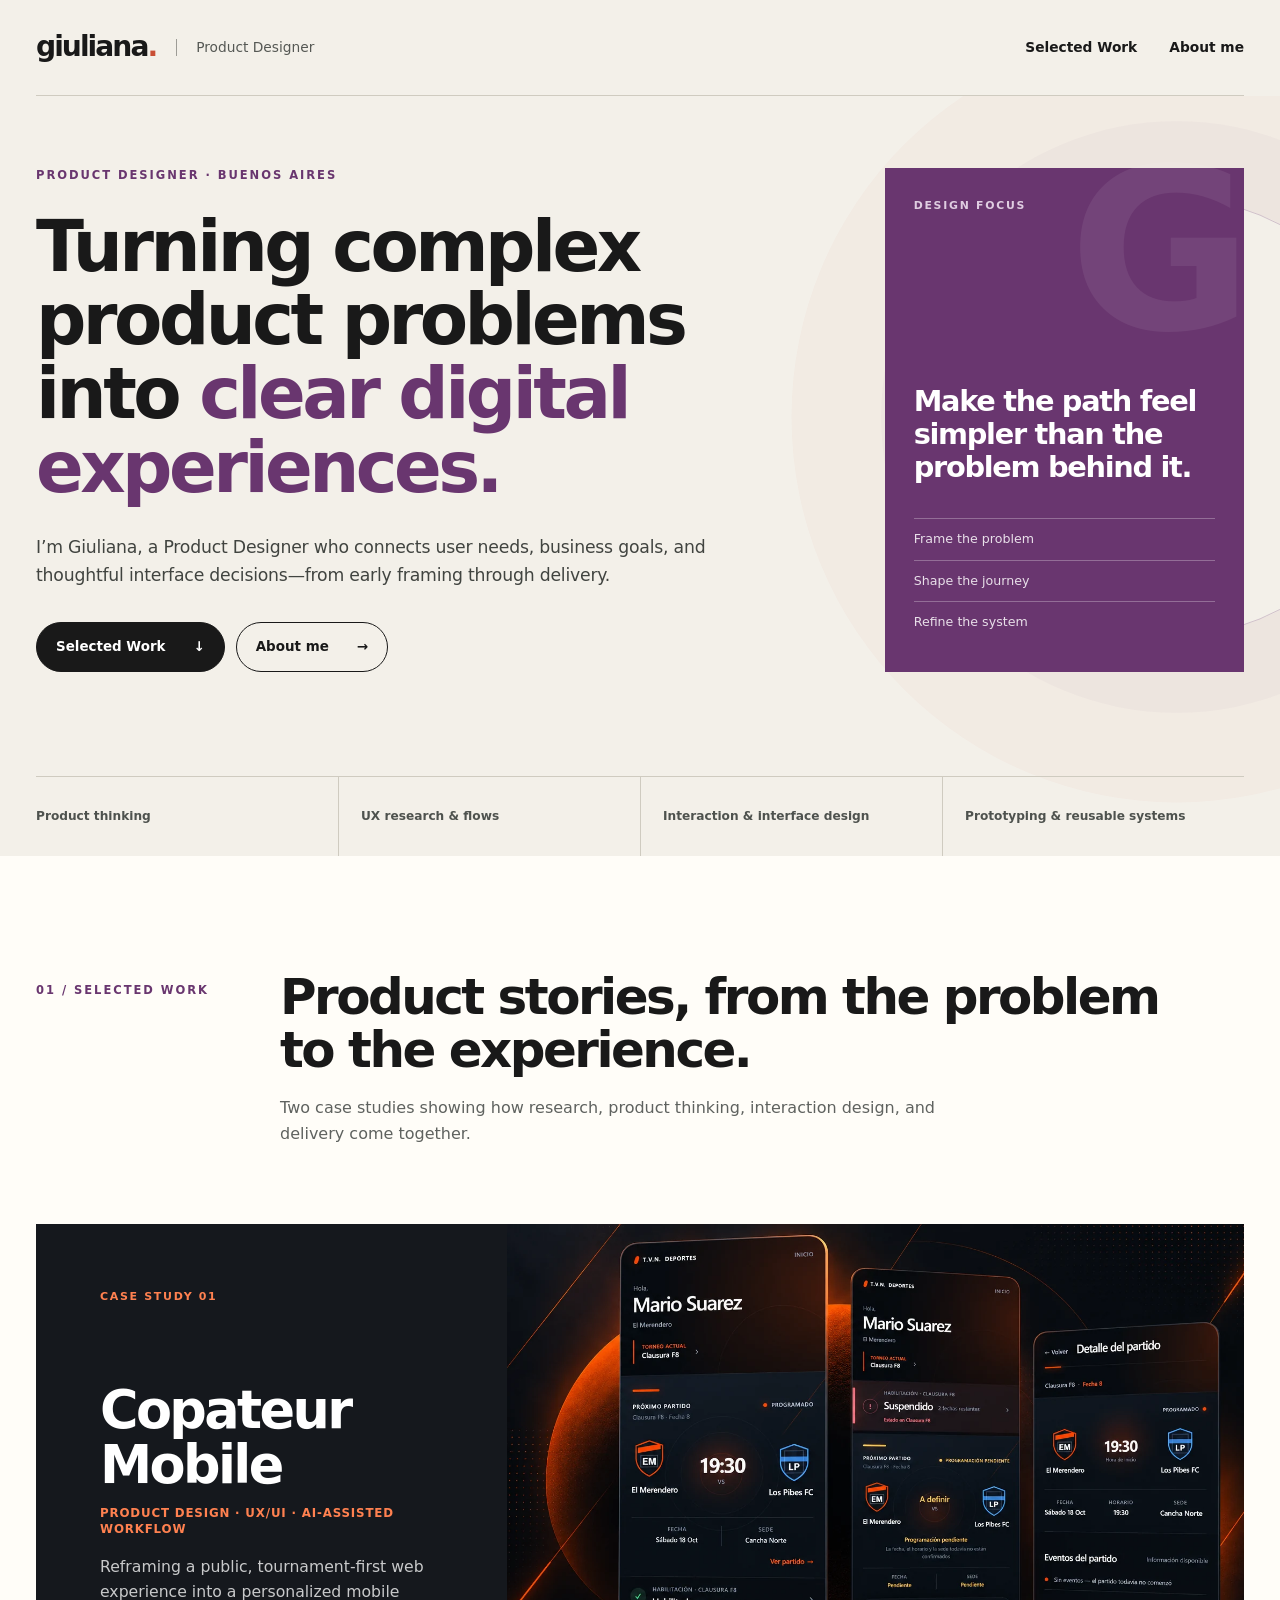
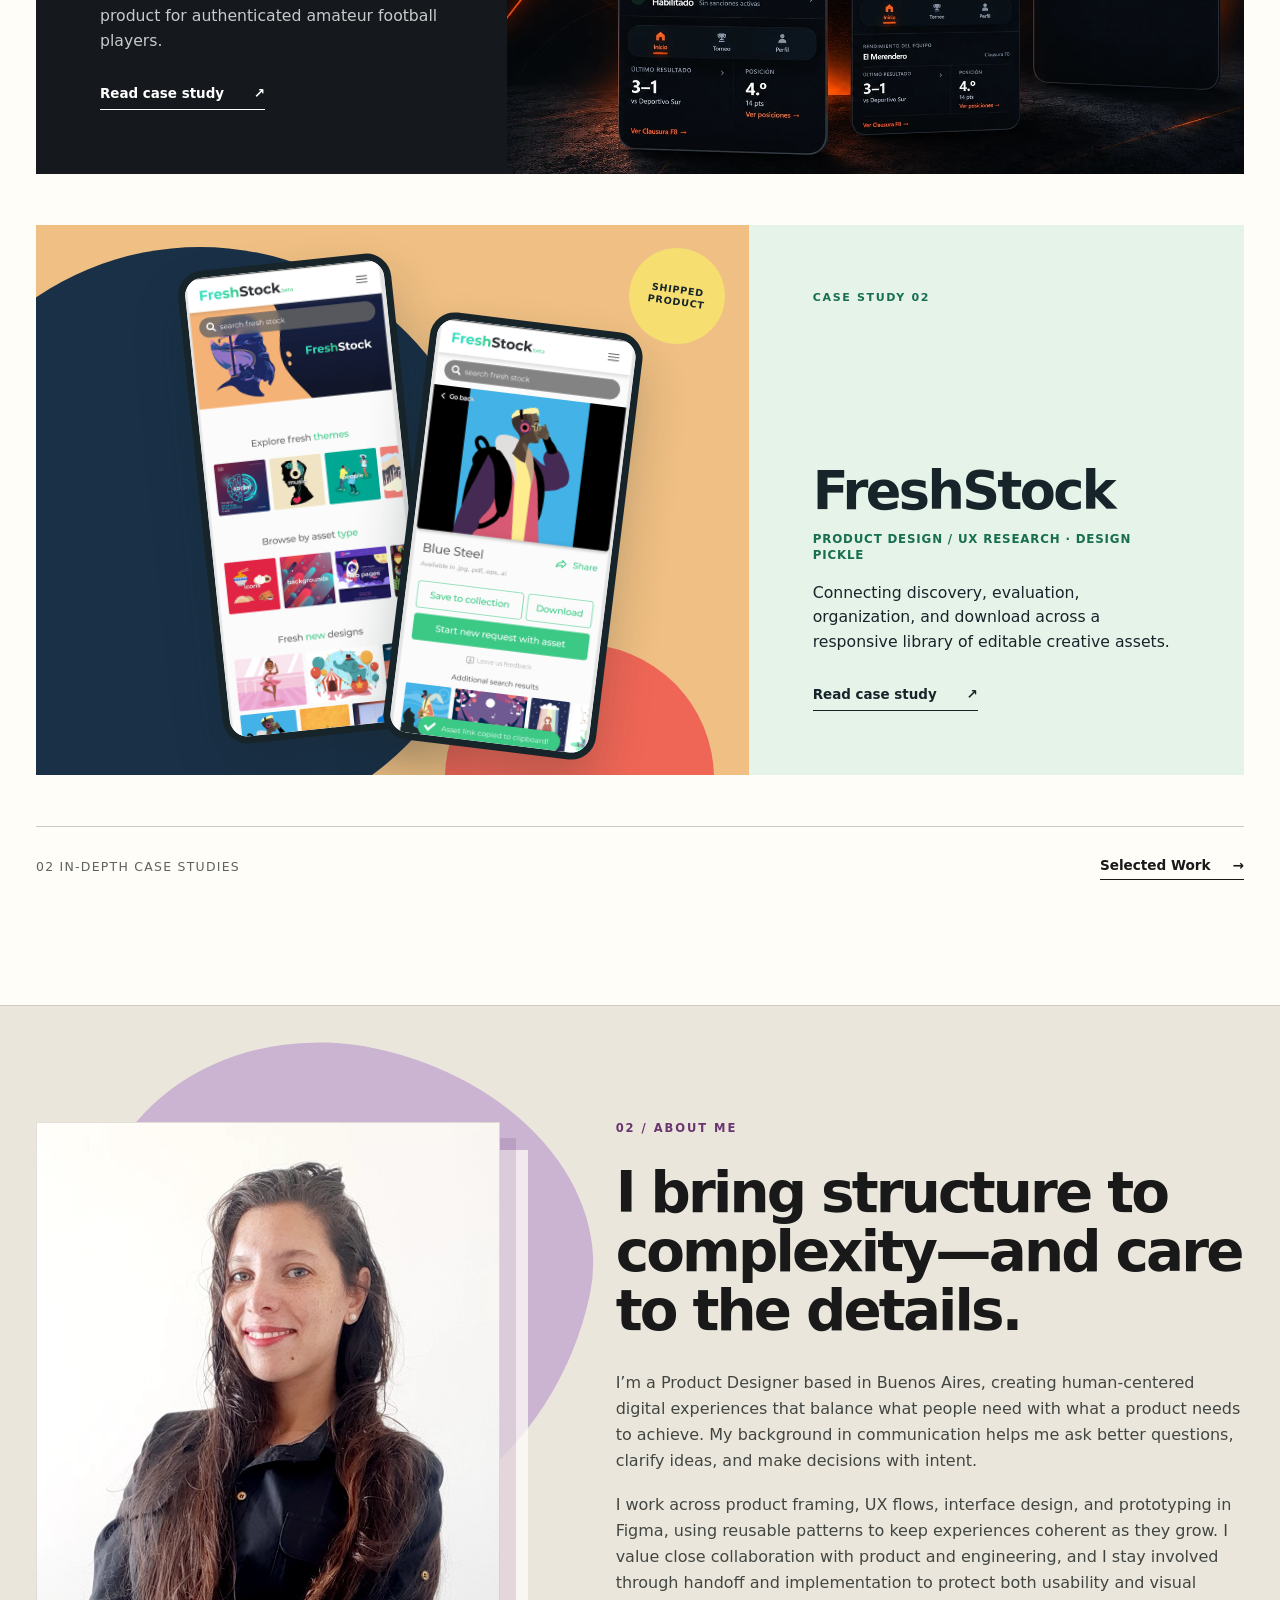
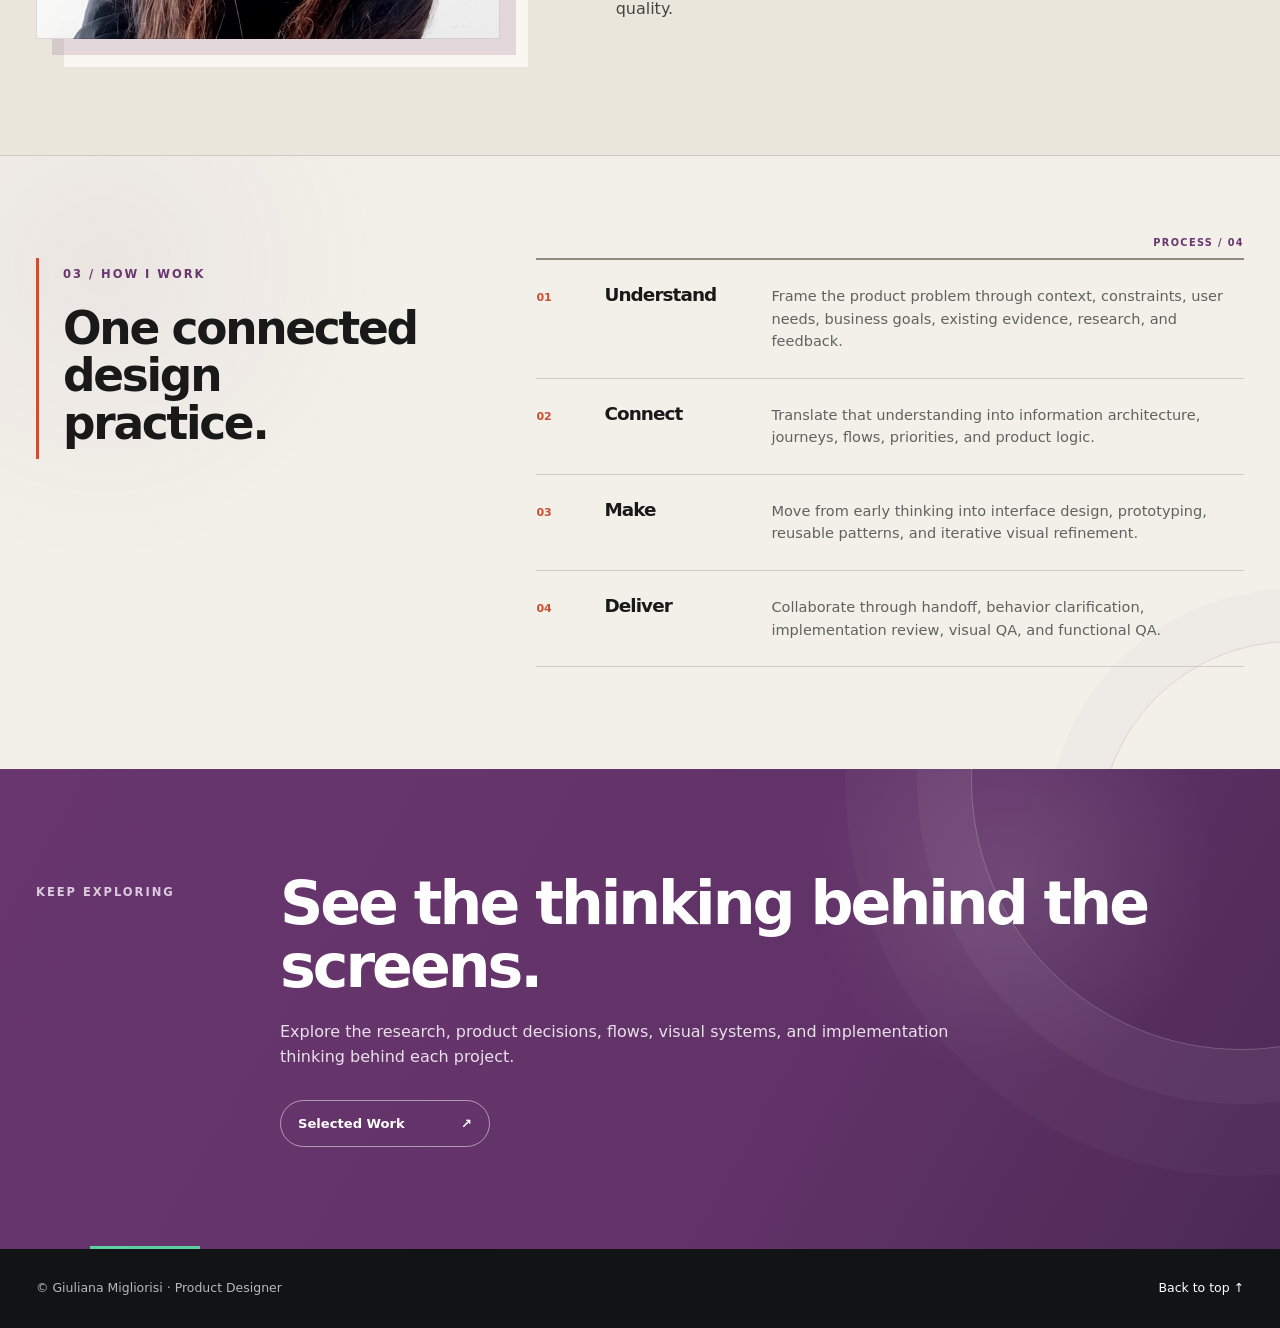
<file: index.html>
<!doctype html>
<html lang="en">
<head>
  <meta charset="utf-8">
  <meta name="viewport" content="width=device-width, initial-scale=1">
  <meta name="theme-color" content="#f3f0e9">
  <meta name="description" content="Giuliana Migliorisi is a Product Designer creating clear, thoughtful digital experiences from complex product problems.">
  <title>Giuliana Migliorisi — Product Designer</title>
  <link rel="stylesheet" href="assets/site.css">
</head>
<body class="home-page">
  <a class="skip" href="#main">Skip to content</a>

  <header class="site-header">
    <div class="wrap header-inner">
      <a class="identity" href="index.html" aria-label="Giuliana Migliorisi, home">
        <span class="wordmark">giuliana<span>.</span></span>
        <span class="role">Product Designer</span>
      </a>
      <nav class="main-nav" aria-label="Main navigation">
        <a href="#work">Selected Work</a>
        <a href="#about">About me</a>
      </nav>
    </div>
  </header>

  <main id="main">
    <section class="home-hero" aria-labelledby="hero-title">
      <div class="wrap hero-layout">
        <div class="hero-copy">
          <p class="eyebrow">Product Designer · Buenos Aires</p>
          <h1 id="hero-title">Turning complex product problems into <em>clear digital experiences.</em></h1>
          <p class="hero-lead">I’m Giuliana, a Product Designer who connects user needs, business goals, and thoughtful interface decisions—from early framing through delivery.</p>
          <div class="hero-actions">
            <a class="button button-primary" href="#work">Selected Work <span aria-hidden="true">↓</span></a>
            <a class="button button-secondary" href="#about">About me <span aria-hidden="true">→</span></a>
          </div>
        </div>
        <aside class="hero-note" aria-label="Giuliana's design focus">
          <p class="hero-note-label">Design focus</p>
          <p class="hero-note-statement">Make the path feel simpler than the problem behind it.</p>
          <div class="hero-note-list">
            <span>Frame the problem</span>
            <span>Shape the journey</span>
            <span>Refine the system</span>
          </div>
        </aside>
      </div>
      <div class="wrap hero-footer" aria-label="Core capabilities">
        <span>Product thinking</span>
        <span>UX research &amp; flows</span>
        <span>Interaction &amp; interface design</span>
        <span>Prototyping &amp; reusable systems</span>
      </div>
    </section>

    <section class="selected-work" id="work" aria-labelledby="work-title">
      <div class="wrap section-heading">
        <p class="eyebrow">01 / Selected Work</p>
        <div>
          <h2 id="work-title">Product stories, from the problem to the experience.</h2>
          <p>Two case studies showing how research, product thinking, interaction design, and delivery come together.</p>
        </div>
      </div>

      <div class="wrap project-stack">
        <article class="project-feature project-copateur">
          <div class="project-copy">
            <p class="project-index">Case study 01</p>
            <h3>Copateur Mobile</h3>
            <p class="project-meta">Product Design · UX/UI · AI-assisted workflow</p>
            <p class="project-summary">Reframing a public, tournament-first web experience into a personalized mobile product for authenticated amateur football players.</p>
            <a class="project-link" href="cases/copateur/index.html" aria-label="Read the Copateur Mobile case study">Read case study <span aria-hidden="true">↗</span></a>
          </div>
          <a class="project-media copateur-media" href="cases/copateur/index.html" aria-label="Open the Copateur Mobile case study">
            <img src="assets/copateur-selected-work.webp" alt="Copateur Mobile home, suspended player state, and match detail interfaces" width="1536" height="1024">
          </a>
        </article>

        <article class="project-feature project-freshstock">
          <a class="project-media freshstock-media" href="cases/freshstock/index.html" aria-label="Open the FreshStock case study">
            <span class="freshstock-shape" aria-hidden="true"></span>
            <span class="freshstock-phone freshstock-phone-one"><img src="assets/freshstock-discovery.png" alt="FreshStock mobile library with search, themes, asset types, and new designs" width="204" height="516"></span>
            <span class="freshstock-phone freshstock-phone-two"><img src="assets/freshstock-detail.png" alt="FreshStock mobile asset detail with save, download, and related results" width="204" height="430"></span>
            <span class="project-status">Shipped product</span>
          </a>
          <div class="project-copy">
            <p class="project-index">Case study 02</p>
            <h3>FreshStock</h3>
            <p class="project-meta">Product Design / UX Research · Design Pickle</p>
            <p class="project-summary">Connecting discovery, evaluation, organization, and download across a responsive library of editable creative assets.</p>
            <a class="project-link" href="cases/freshstock/index.html" aria-label="Read the FreshStock case study">Read case study <span aria-hidden="true">↗</span></a>
          </div>
        </article>

        <div class="all-work-link">
          <span>02 in-depth case studies</span>
          <a class="text-link" href="selected-works.html">Selected Work <span aria-hidden="true">→</span></a>
        </div>
      </div>
    </section>

    <section class="about-section" id="about" aria-labelledby="about-title">
      <div class="wrap about-grid">
        <figure class="portrait">
          <div class="portrait-frame"><img src="assets/giuliana-migliorisi-portrait.jpg" alt="Portrait of Giuliana Migliorisi" width="1080" height="1006"></div>
        </figure>
        <div class="about-copy">
          <p class="eyebrow">02 / About me</p>
          <h2 id="about-title">I bring structure to complexity—and care to the details.</h2>
          <p>I’m a Product Designer based in Buenos Aires, creating human-centered digital experiences that balance what people need with what a product needs to achieve. My background in communication helps me ask better questions, clarify ideas, and make decisions with intent.</p>
          <p>I work across product framing, UX flows, interface design, and prototyping in Figma, using reusable patterns to keep experiences coherent as they grow. I value close collaboration with product and engineering, and I stay involved through handoff and implementation to protect both usability and visual quality.</p>
        </div>
      </div>
    </section>

    <section class="capabilities" aria-labelledby="capabilities-title">
      <div class="wrap capabilities-layout">
        <div>
          <p class="eyebrow">03 / How I work</p>
          <h2 id="capabilities-title">One connected design practice.</h2>
        </div>
        <div class="capability-list">
          <article><span>01</span><h3>Understand</h3><p>Frame the product problem through context, constraints, user needs, business goals, existing evidence, research, and feedback.</p></article>
          <article><span>02</span><h3>Connect</h3><p>Translate that understanding into information architecture, journeys, flows, priorities, and product logic.</p></article>
          <article><span>03</span><h3>Make</h3><p>Move from early thinking into interface design, prototyping, reusable patterns, and iterative visual refinement.</p></article>
          <article><span>04</span><h3>Deliver</h3><p>Collaborate through handoff, behavior clarification, implementation review, visual QA, and functional QA.</p></article>
        </div>
      </div>
    </section>

    <section class="home-closing" aria-labelledby="closing-title">
      <div class="wrap closing-layout">
        <p class="eyebrow">Keep exploring</p>
        <div>
          <h2 id="closing-title">See the thinking behind the screens.</h2>
          <p class="closing-support">Explore the research, product decisions, flows, visual systems, and implementation thinking behind each project.</p>
          <div class="closing-links">
            <a href="selected-works.html">Selected Work <span aria-hidden="true">↗</span></a>
          </div>
        </div>
      </div>
    </section>
  </main>

  <footer class="footer">
    <div class="wrap footer-inner">
      <span>© Giuliana Migliorisi · Product Designer</span>
      <a href="#main">Back to top ↑</a>
    </div>
  </footer>
</body>
</html>
</file>
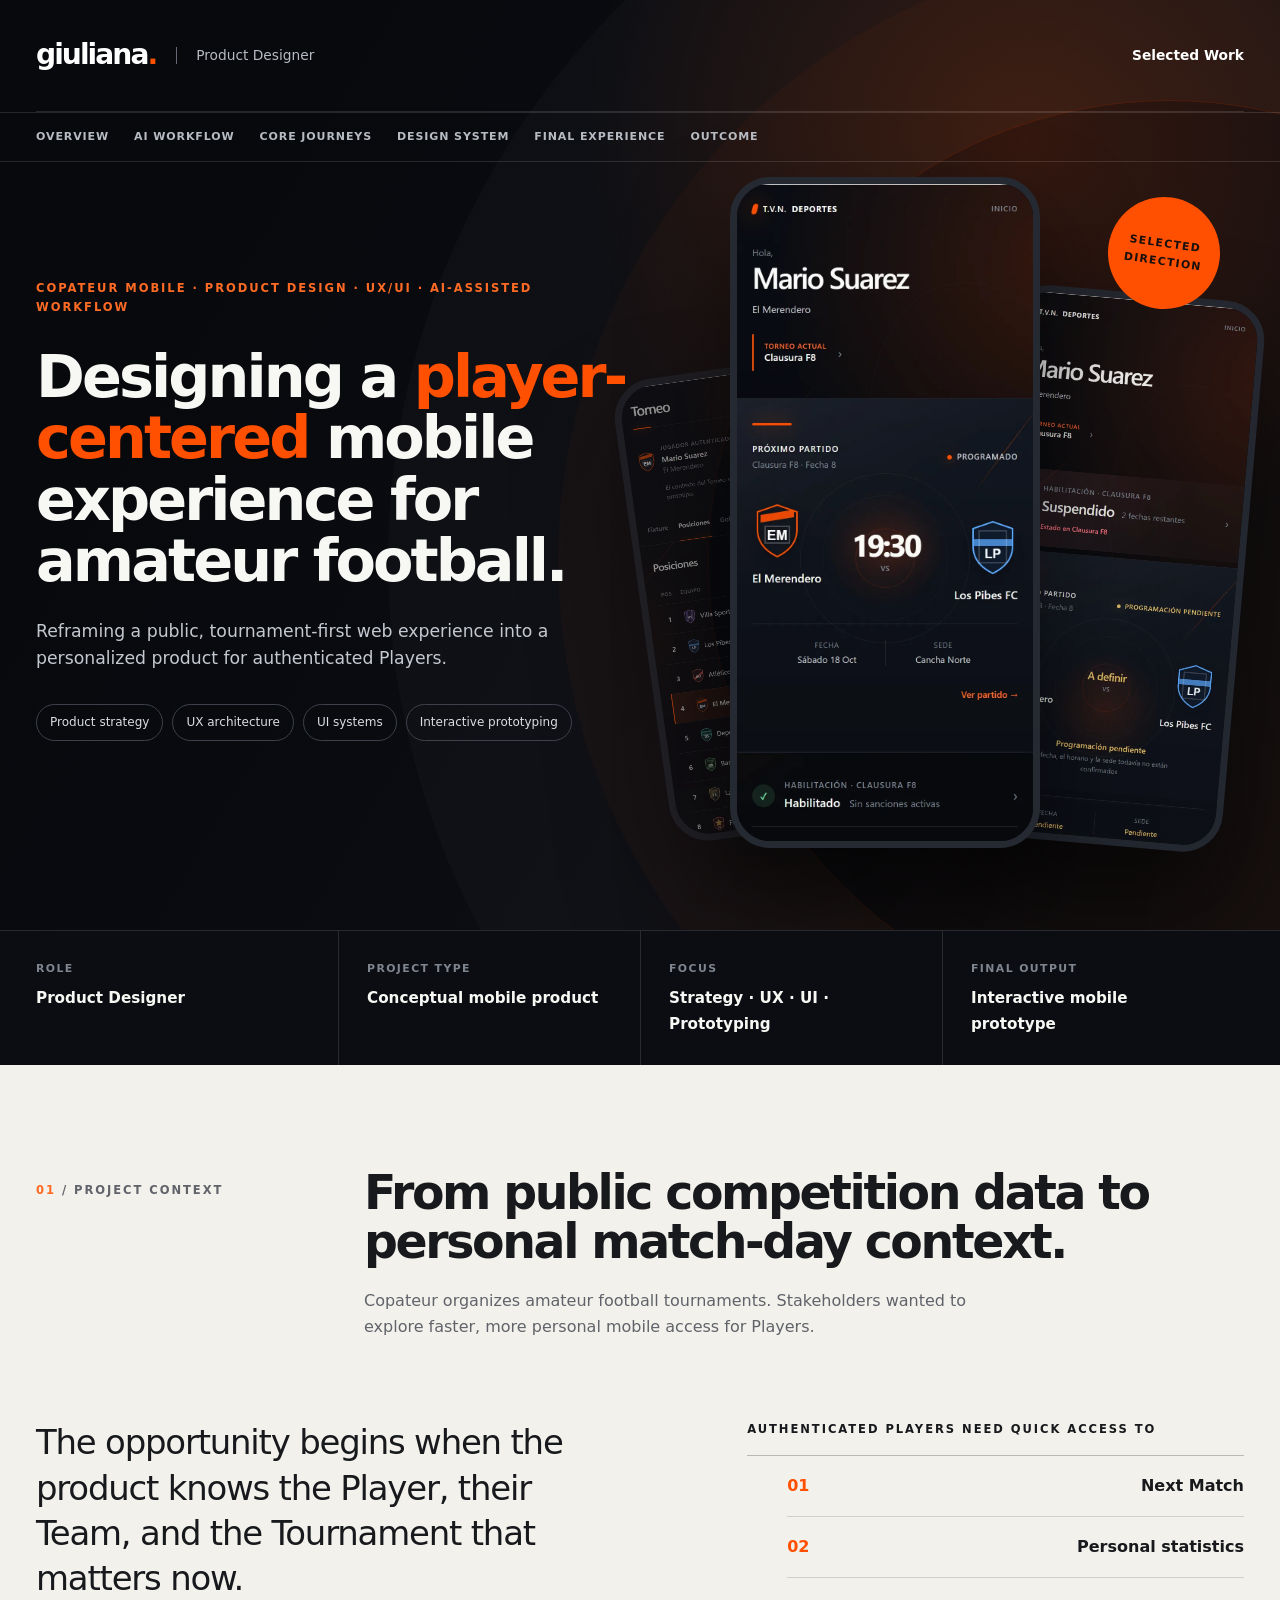
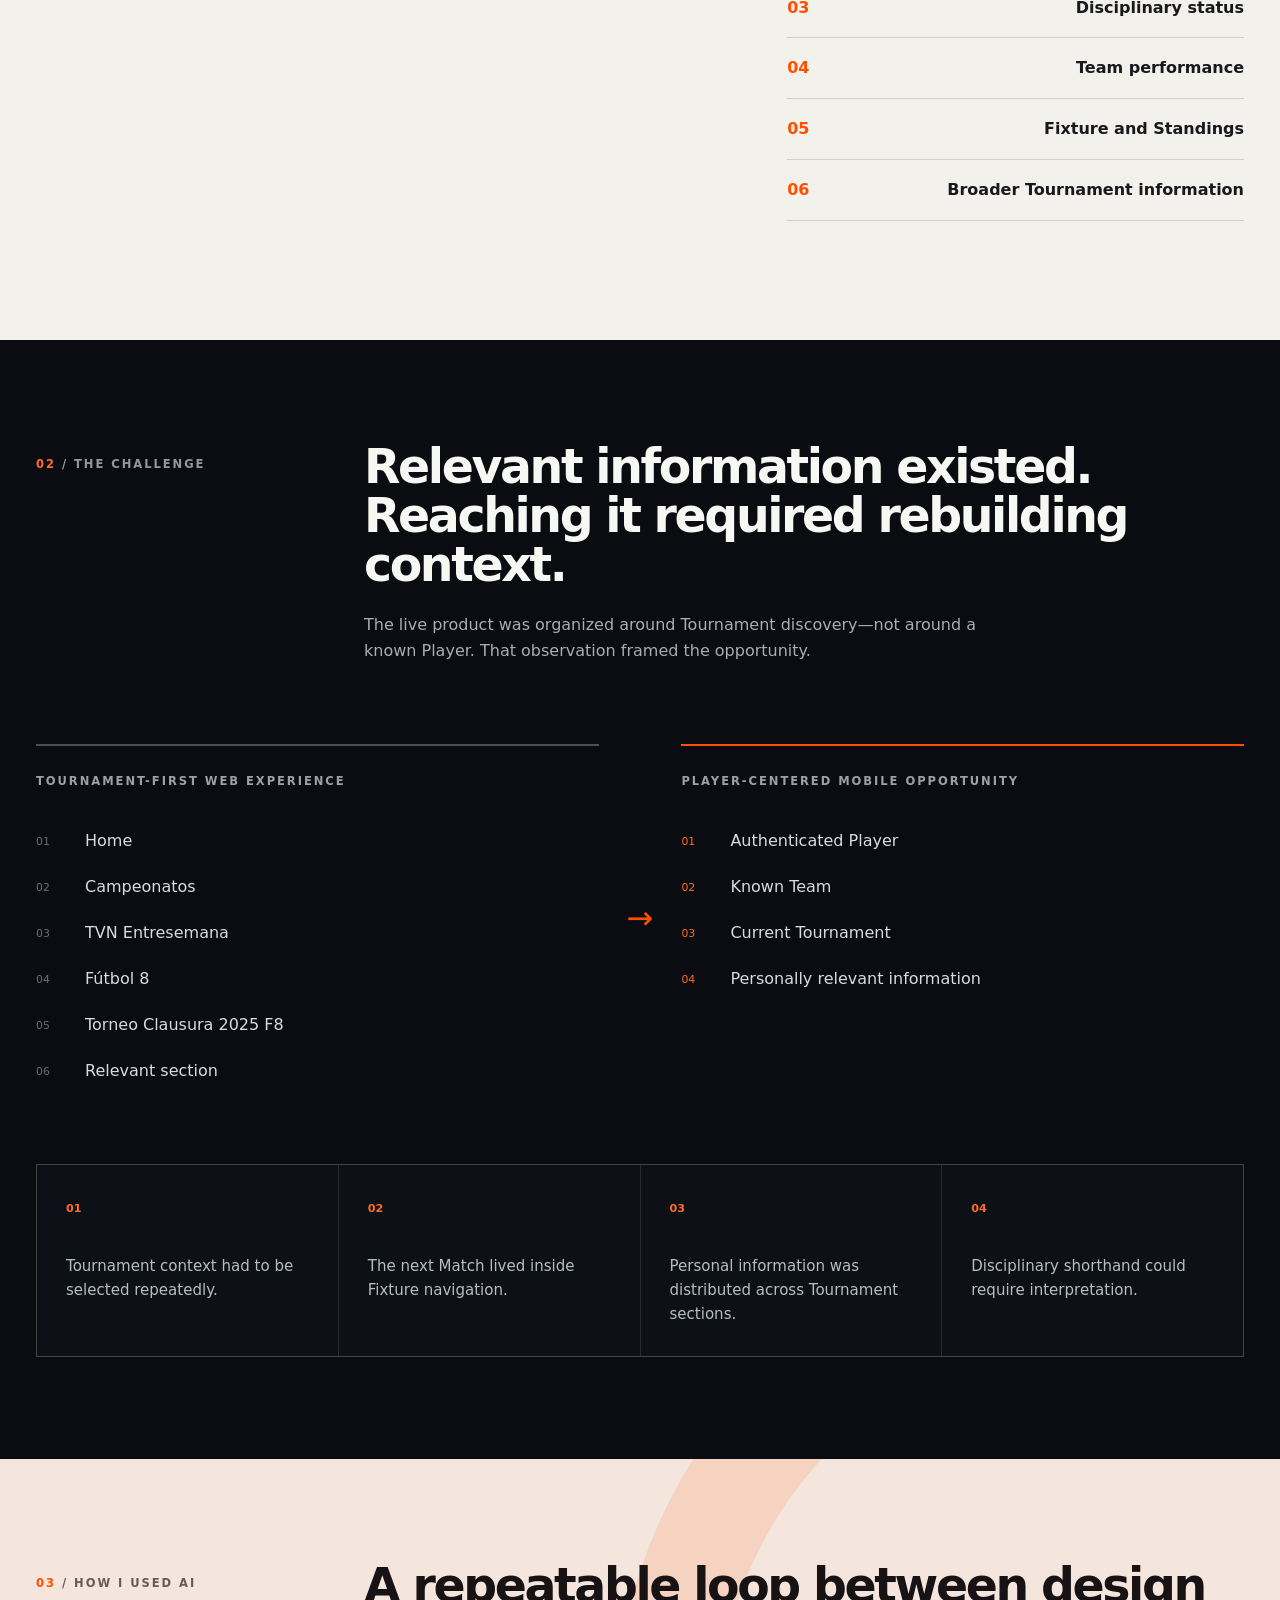
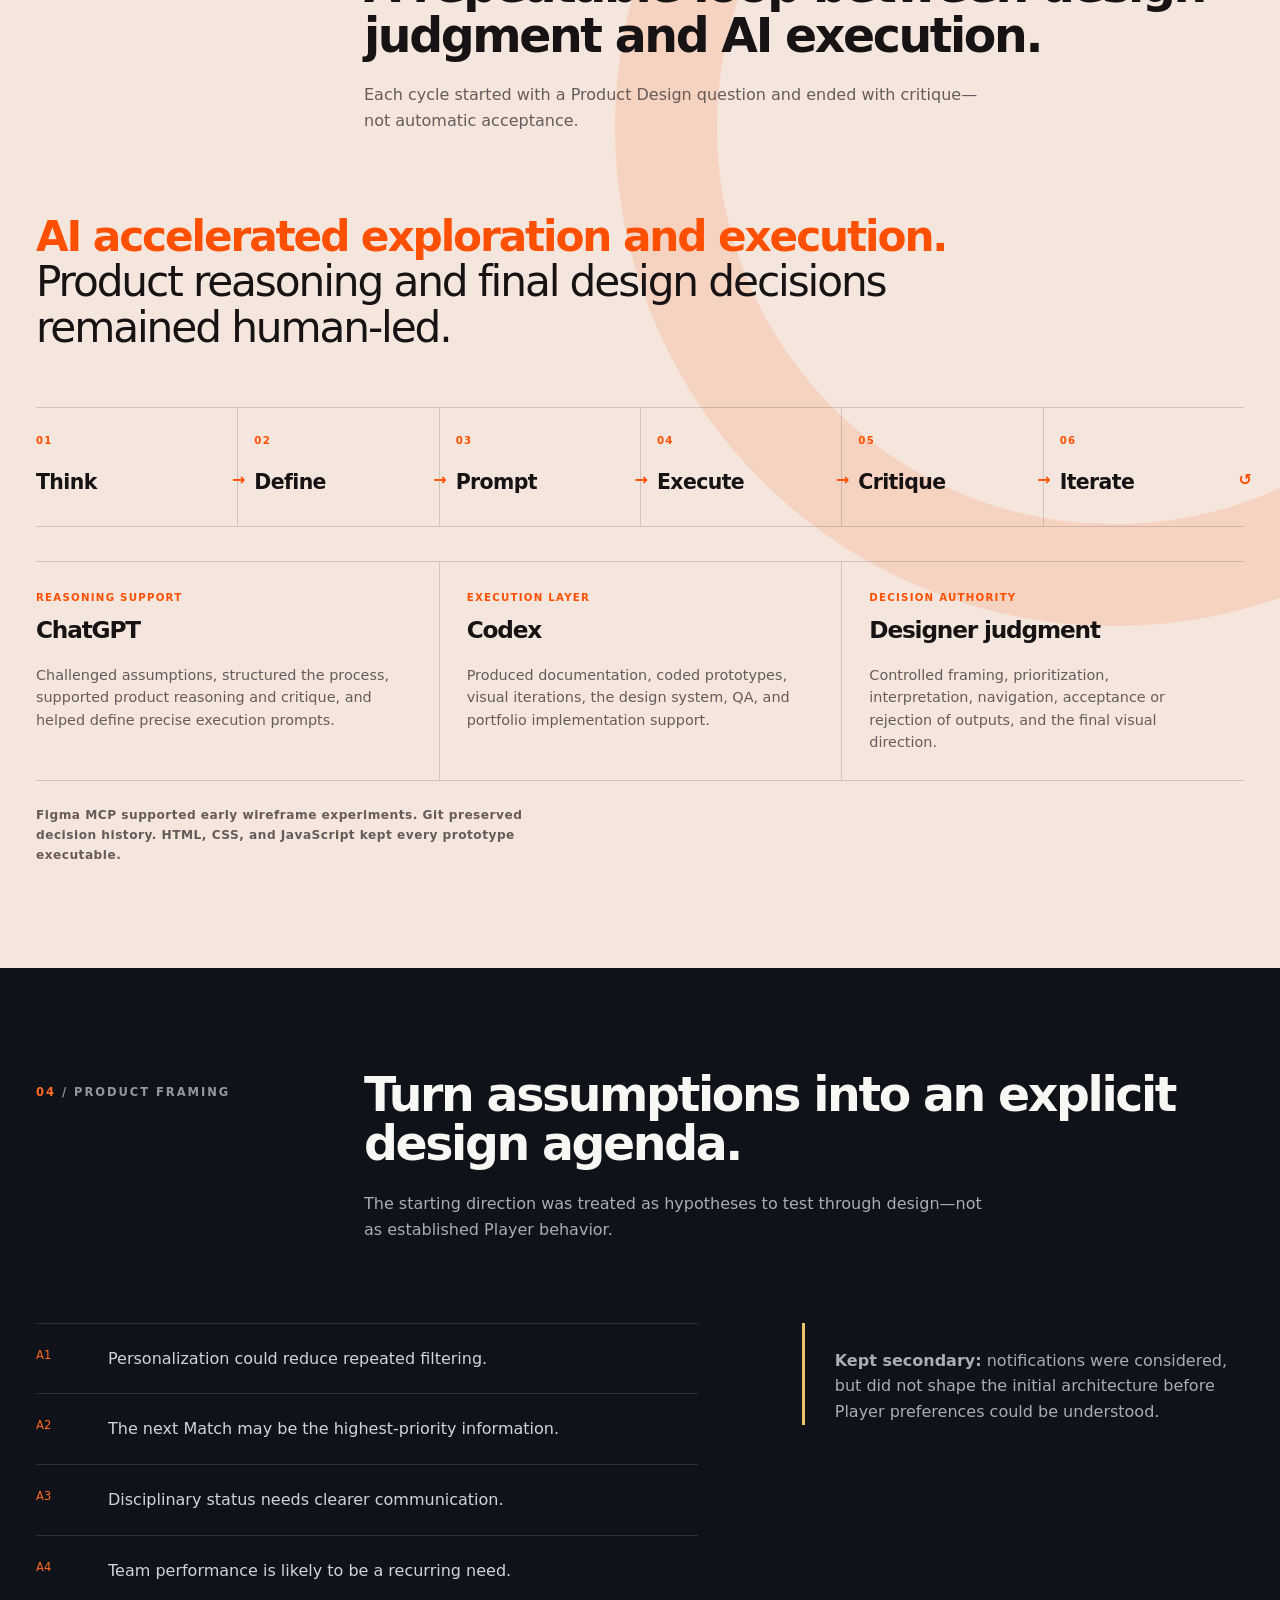
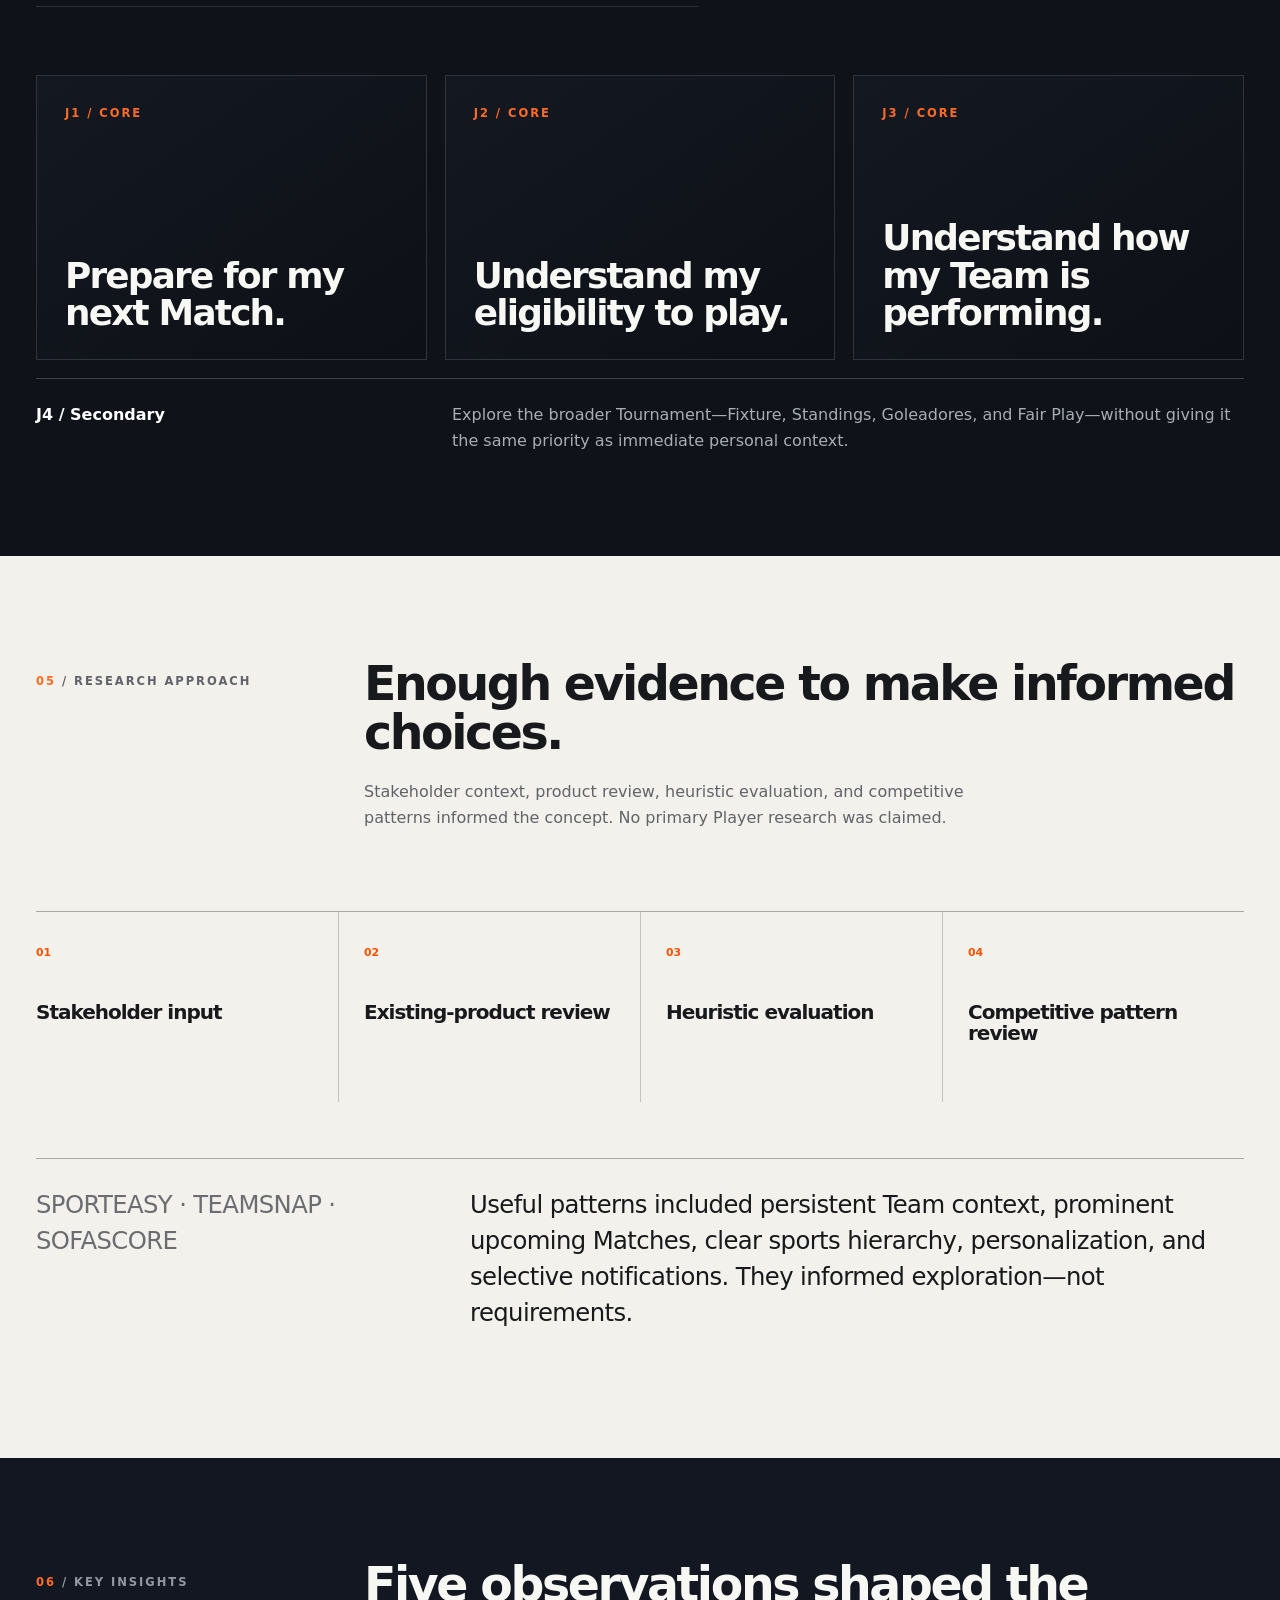
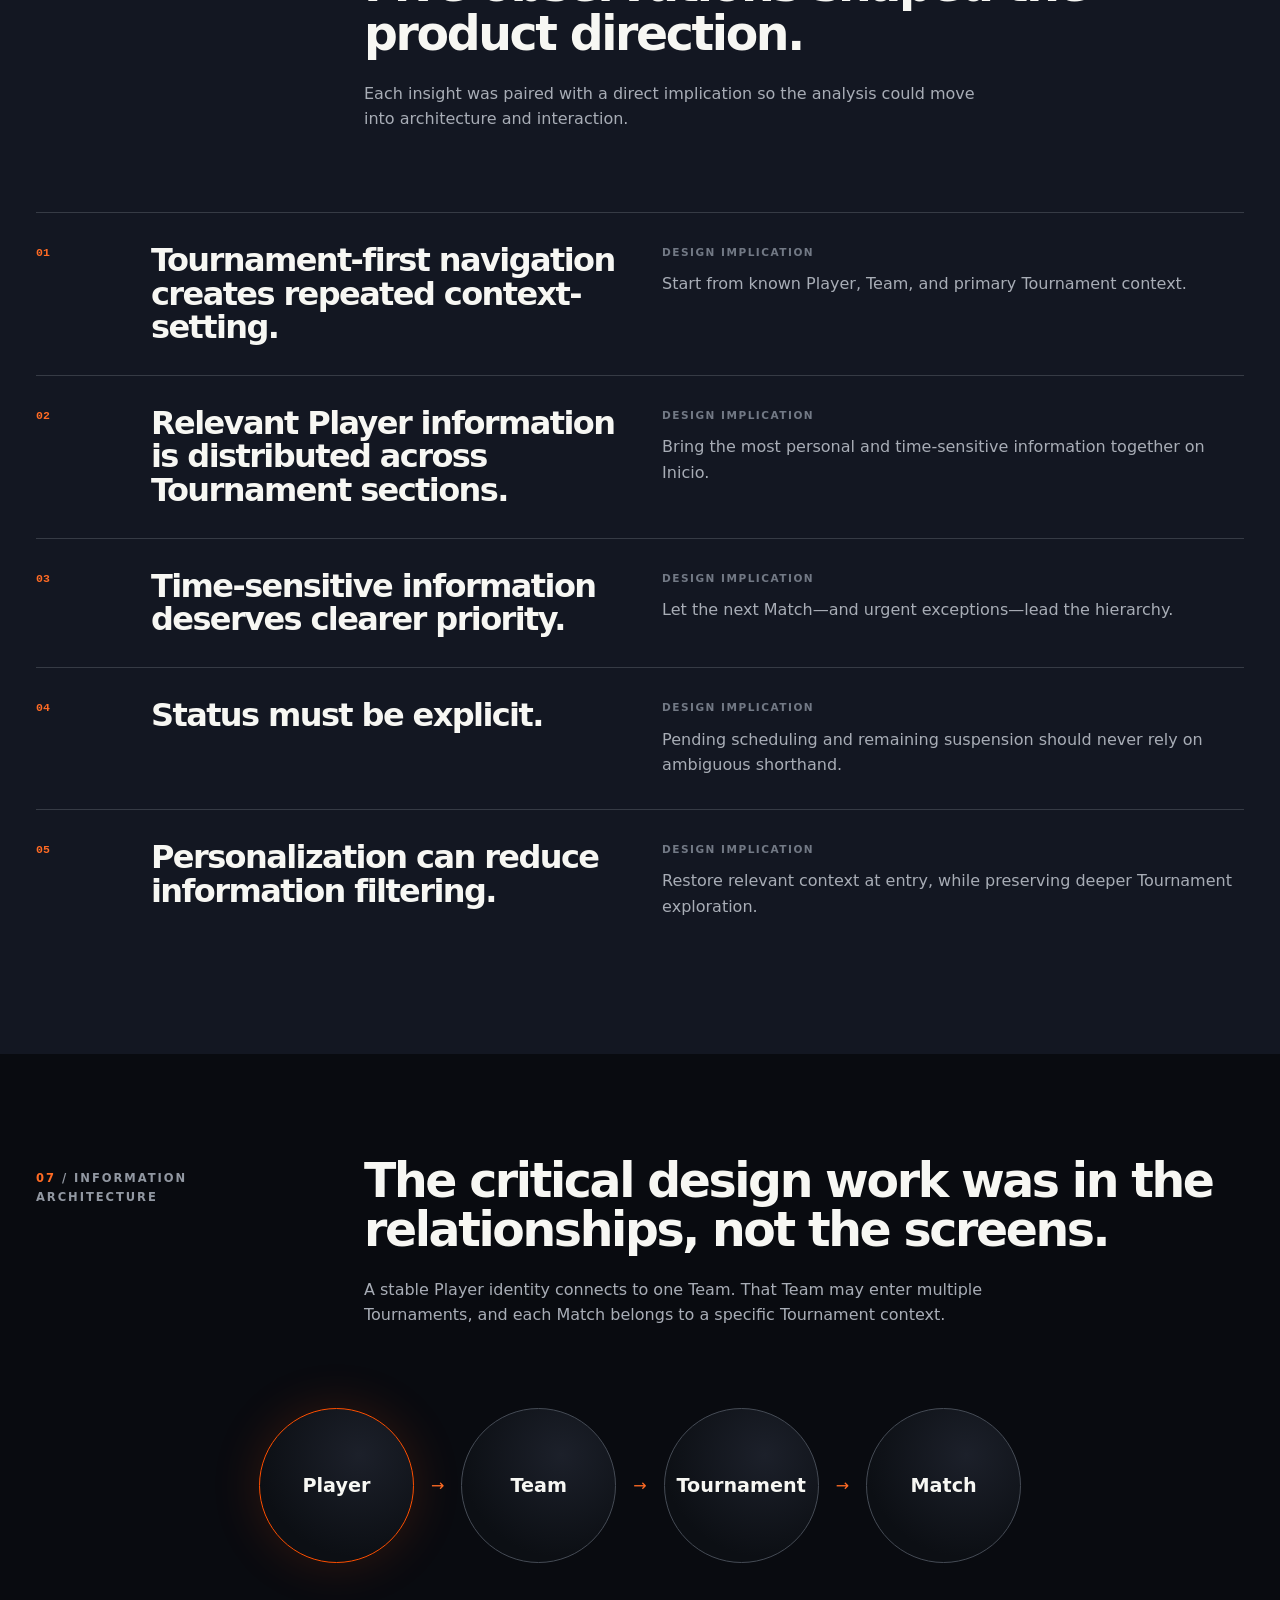
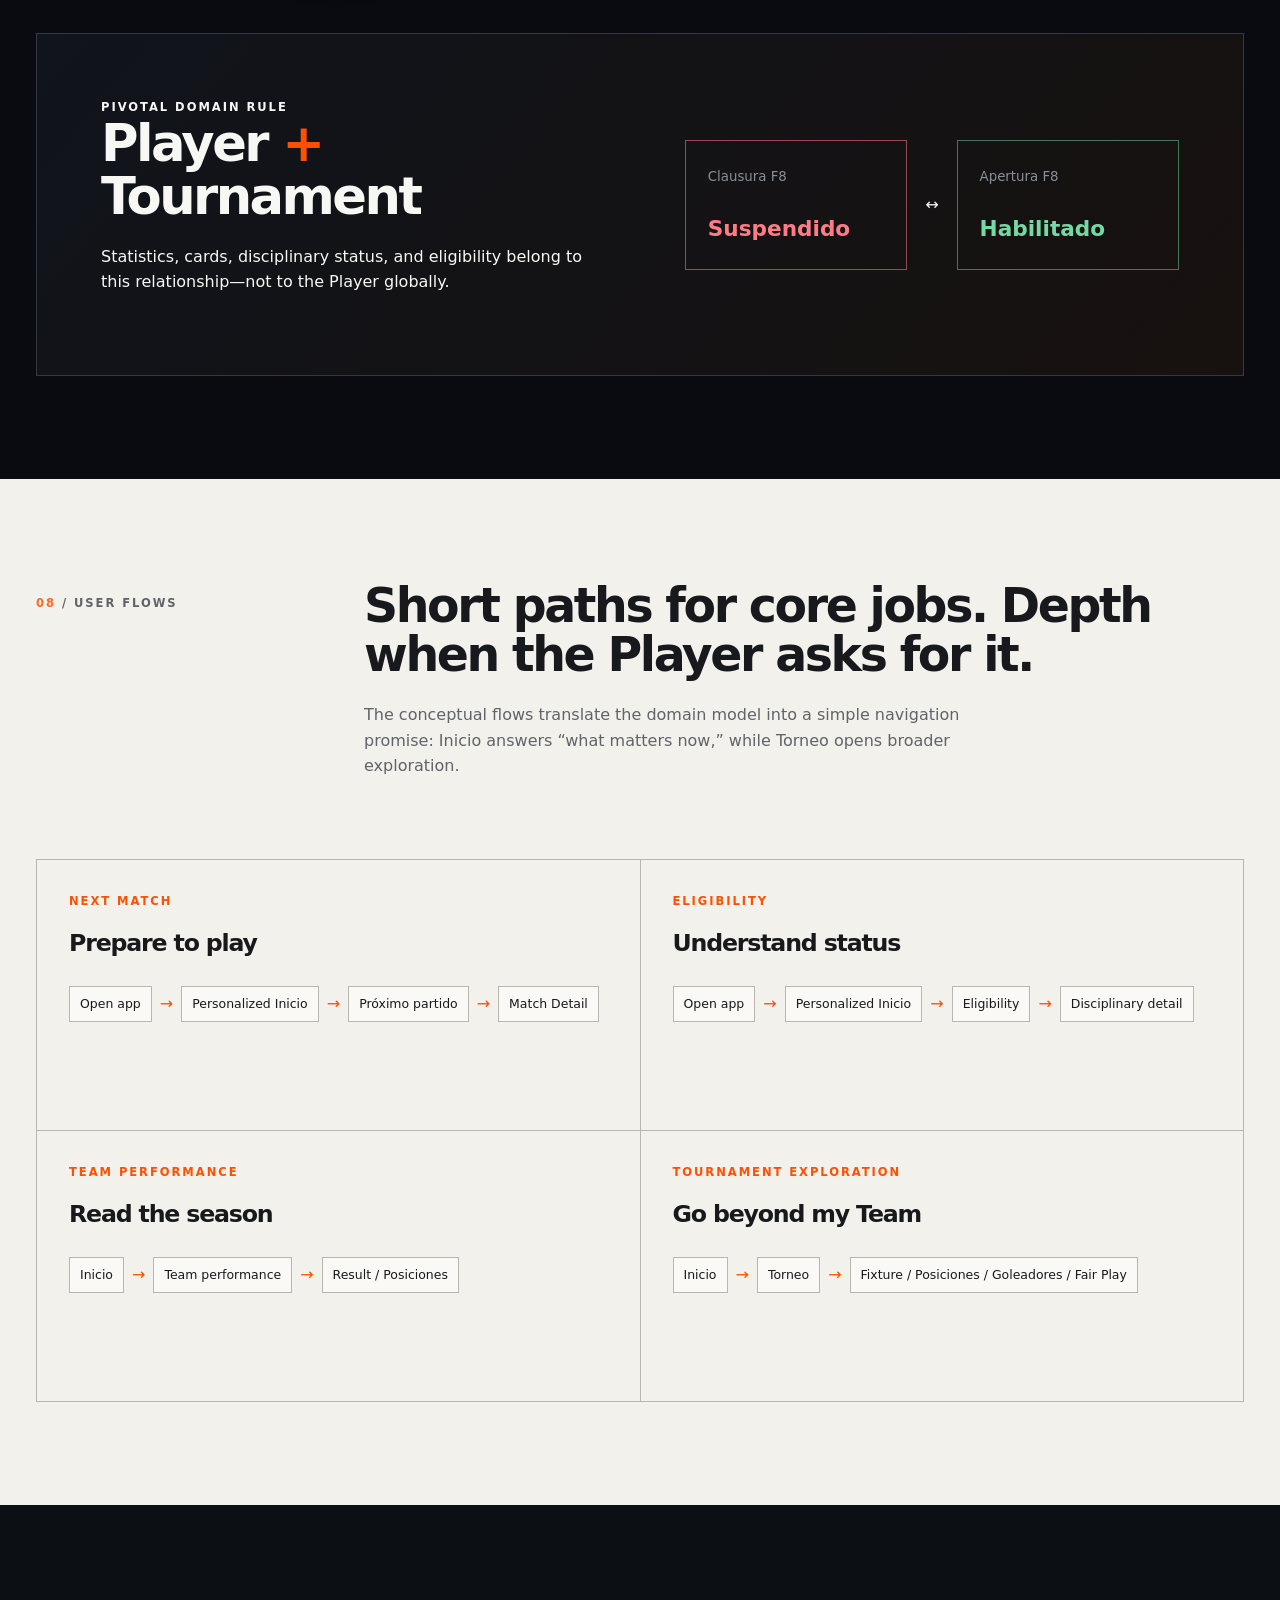
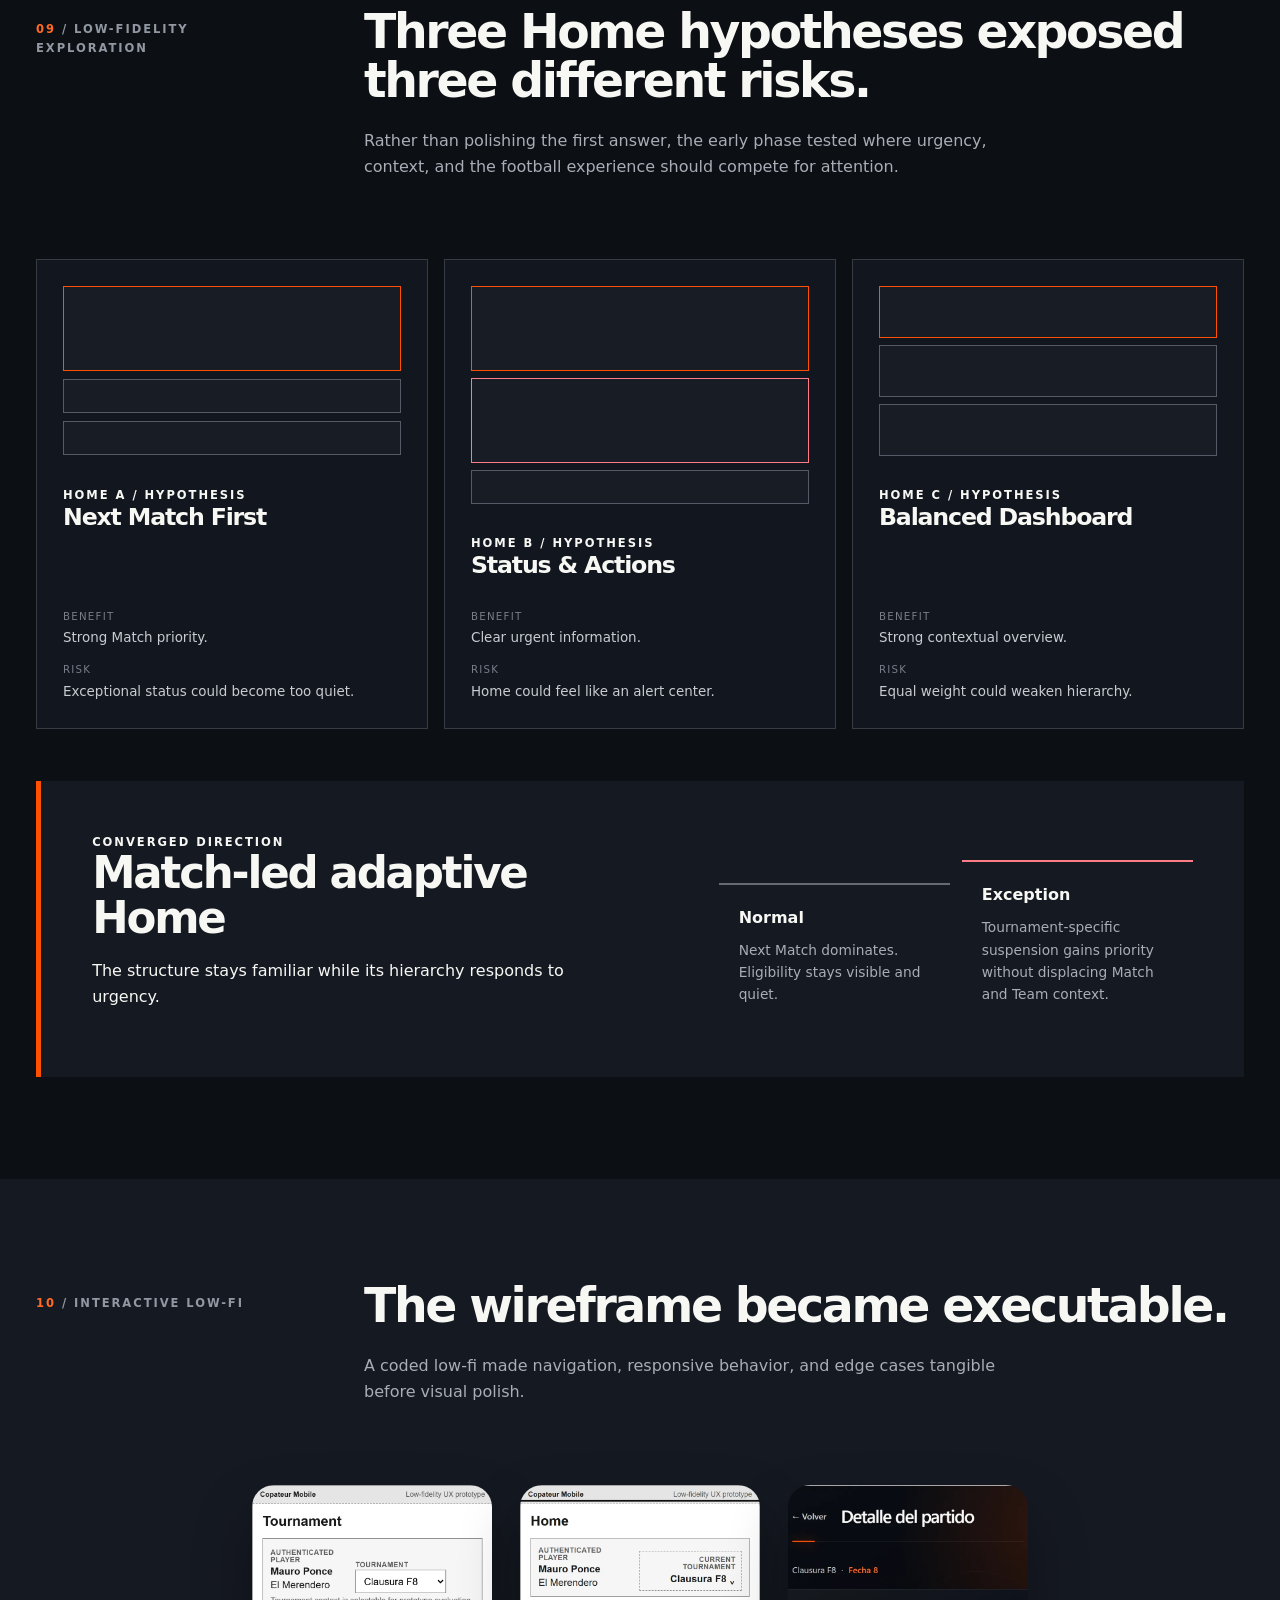
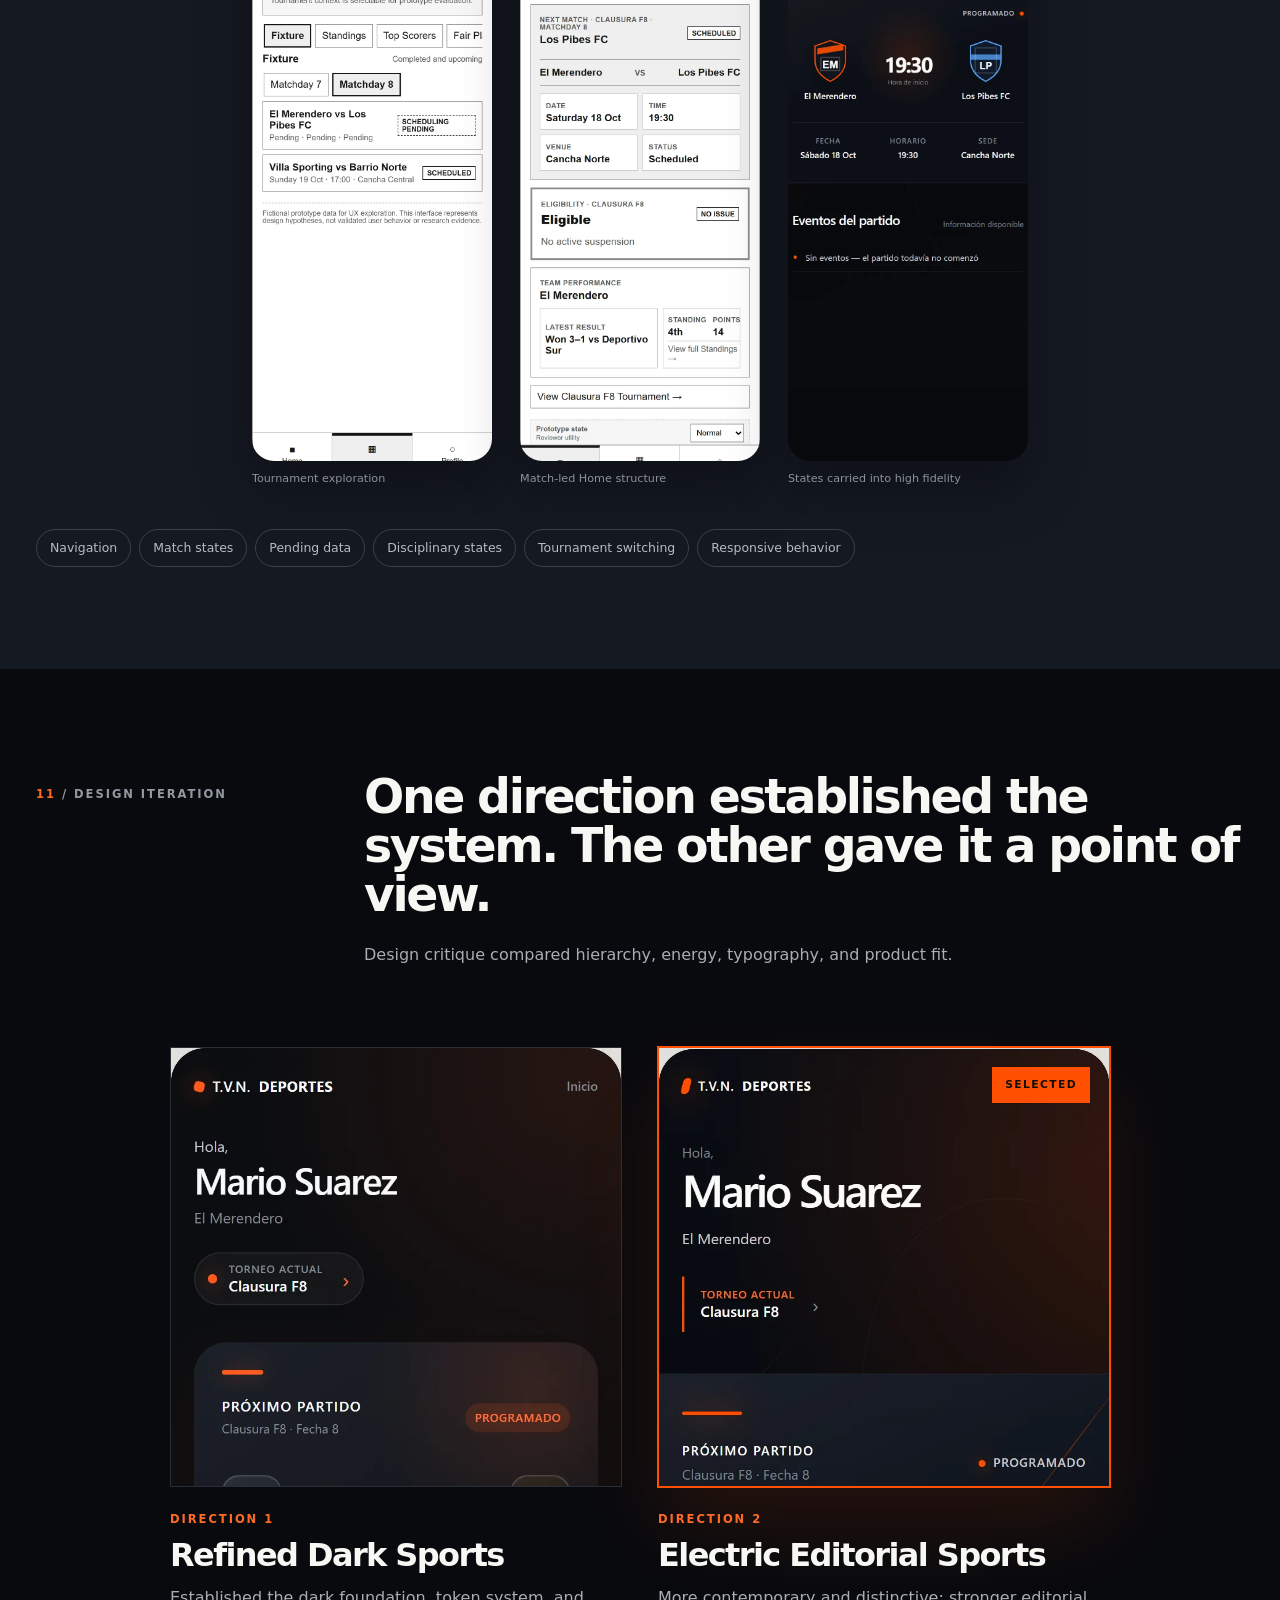
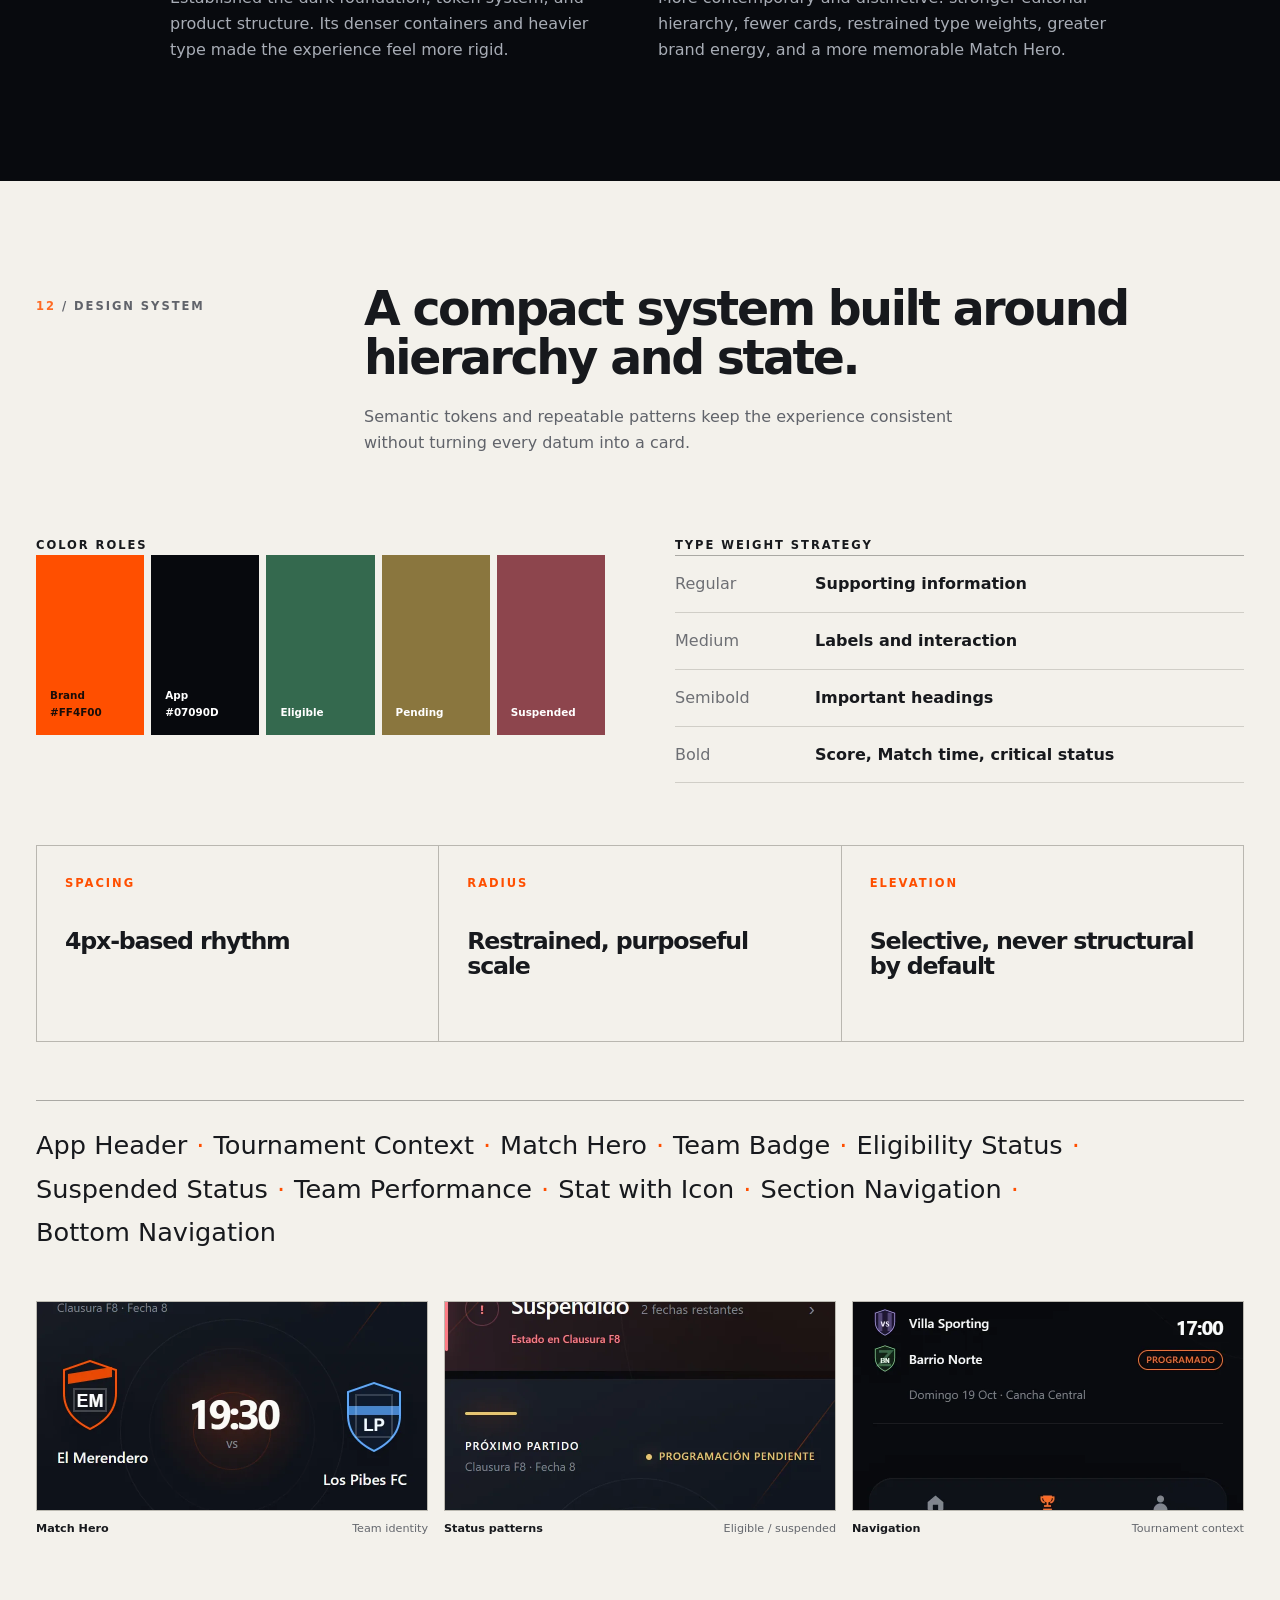
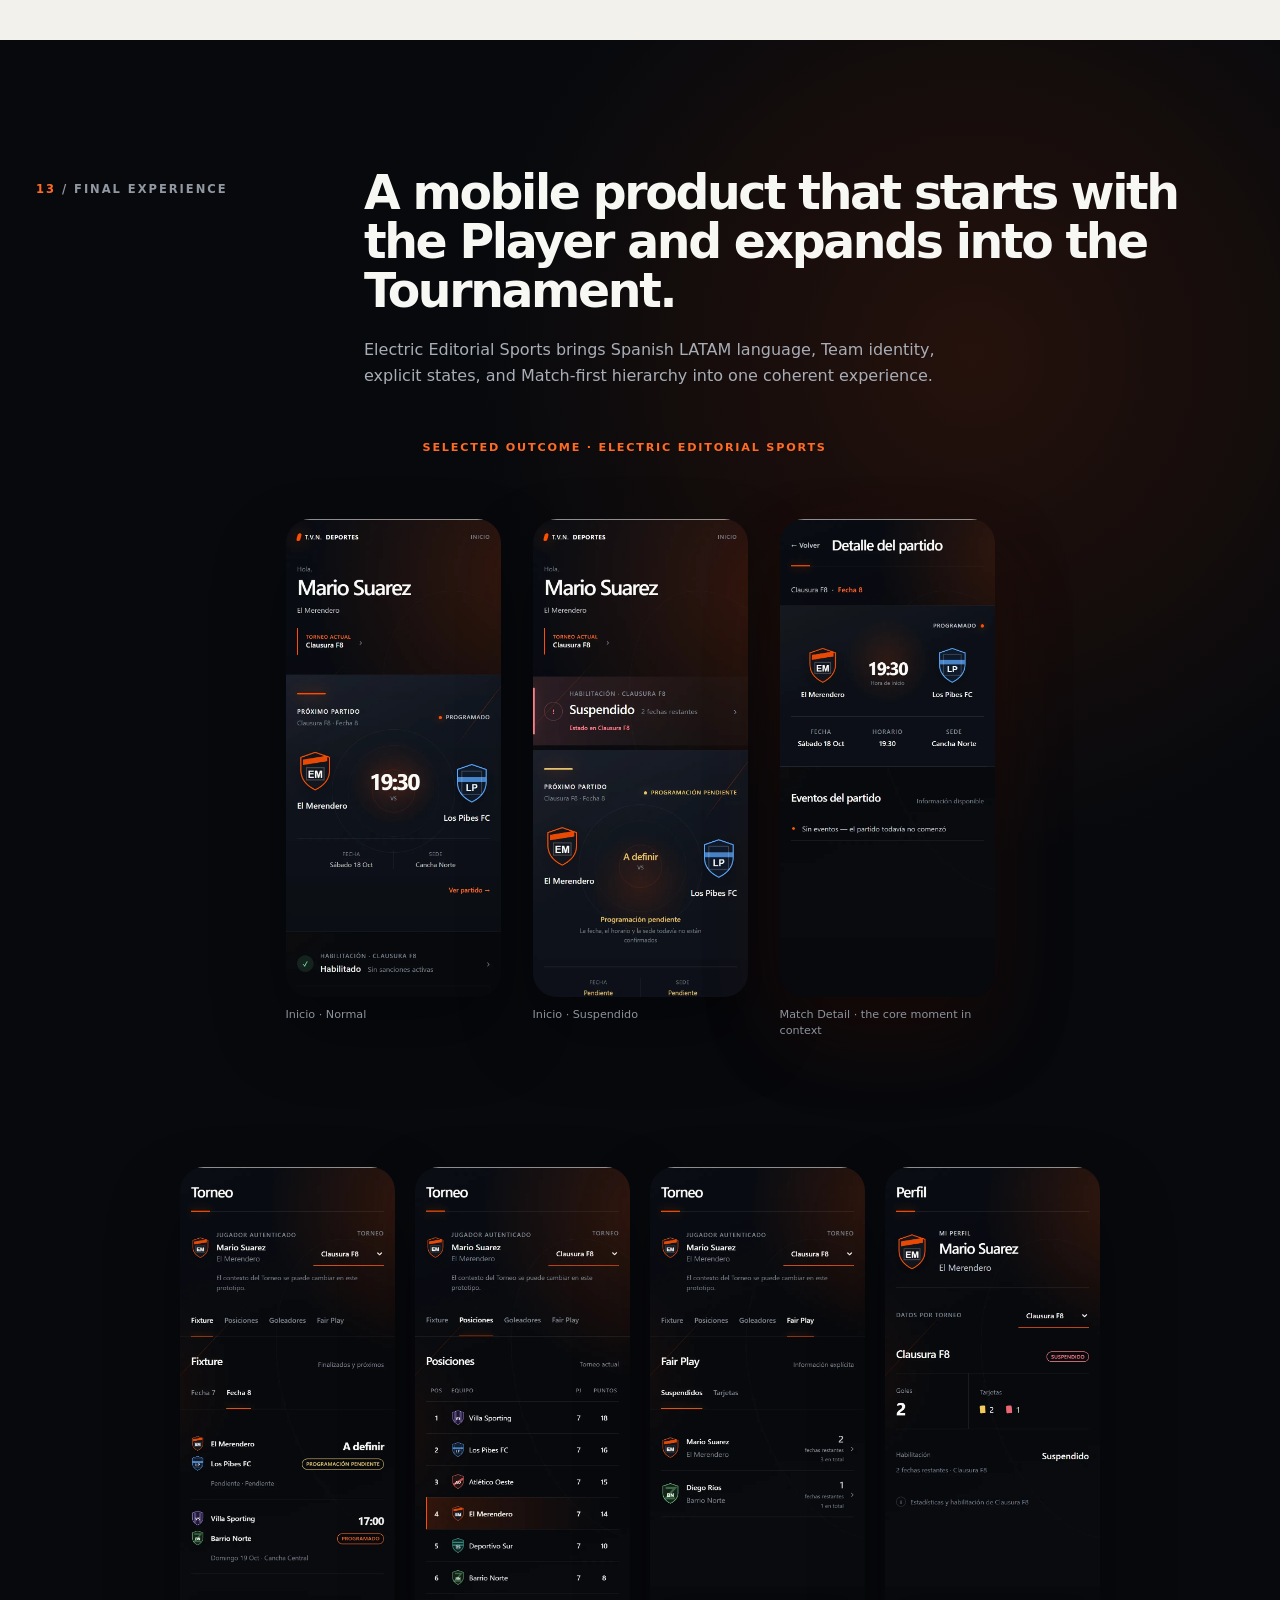
<file: cases/copateur/index.html>
<!doctype html>
<html lang="en">
<head>
  <meta charset="utf-8">
  <meta name="viewport" content="width=device-width, initial-scale=1">
  <meta name="theme-color" content="#07090d">
  <meta name="description" content="Copateur Mobile: a player-centered UX and Product Design case study for amateur football, by Giuliana Migliorisi.">
  <title>Copateur Mobile — Product Design Case Study | Giuliana Migliorisi</title>
  <style>
    :root {
      --ink: #f7f7f3;
      --muted: #a8adb6;
      --quiet: #747a84;
      --night: #07090d;
      --surface: #0e1117;
      --surface-2: #151923;
      --paper: #f3f1eb;
      --paper-ink: #17191d;
      --orange: #ff4f00;
      --orange-2: #ff6b24;
      --editorial-orange: #c44714;
      --editorial-primary: #fff7f0;
      --editorial-secondary: #f4d5c7;
      --editorial-divider: rgba(255, 255, 255, .22);
      --ai-bg: #f5e6dd;
      --ai-ink: #171315;
      --ai-muted: #665b58;
      --ai-divider: rgba(23, 19, 21, .16);
      --success: #74d9a2;
      --warning: #e8c56b;
      --danger: #ff7c86;
      --line: rgba(255, 255, 255, .12);
      --max: 1320px;
      --narrow: 780px;
    }
    * { box-sizing: border-box; }
    html { scroll-behavior: smooth; }
    body {
      margin: 0;
      background: var(--night);
      color: var(--ink);
      font: 16px/1.62 Inter, ui-sans-serif, system-ui, -apple-system, BlinkMacSystemFont, "Segoe UI", sans-serif;
      -webkit-font-smoothing: antialiased;
      overflow-x: hidden;
    }
    img { display: block; max-width: 100%; }
    a { color: inherit; }
    button, a { font: inherit; }
    h1, h2, h3, p, figure { margin-top: 0; }
    h1, h2, h3 { line-height: 1.04; letter-spacing: -.05em; }
    h1 { font-size: clamp(3.5rem, 4.6vw, 4.4rem); font-weight: 650; }
    h2 { font-size: clamp(2.25rem, 3.7vw, 4rem); font-weight: 610; }
    h3 { font-size: clamp(1.3rem, 1.85vw, 1.9rem); font-weight: 610; }
    p { max-width: 65ch; }
    a:focus-visible { outline: 3px solid var(--orange-2); outline-offset: 5px; }
    .skip { position: fixed; top: -80px; left: 20px; z-index: 100; padding: 10px 15px; background: #fff; color: #111; }
    .skip:focus { top: 18px; }
    .wrap { width: min(var(--max), calc(100% - 72px)); margin: auto; }
    .narrow { width: min(var(--narrow), 100%); }
    .eyebrow { margin: 0; font-size: .72rem; font-weight: 760; letter-spacing: .17em; text-transform: uppercase; }
    .section { padding: clamp(76px, 8vw, 124px) 0; position: relative; }
    .section-number { color: var(--orange-2); }
    .section-intro { display: grid; grid-template-columns: minmax(150px, .3fr) minmax(0, 1fr); gap: 5vw; margin-bottom: clamp(40px, 5vw, 72px); align-items: start; }
    .section-intro h2 { margin-bottom: 22px; max-width: 900px; }
    .section-intro .lead { color: var(--muted); font-size: clamp(1rem, 1.2vw, 1.15rem); line-height: 1.62; max-width: 62ch; }
    .section-intro .eyebrow { padding-top: .8rem; color: #9298a2; }
    .site-header { position: absolute; inset: 0 0 auto; z-index: 20; color: #fff; }
    .header-inner { min-height: 112px; display: flex; align-items: center; justify-content: space-between; gap: 28px; border-bottom: 1px solid var(--line); }
    .identity { display: flex; align-items: center; gap: 20px; text-decoration: none; }
    .wordmark { font-size: clamp(1.4rem, 2.2vw, 2rem); line-height: 1; font-weight: 760; letter-spacing: -.07em; }
    .wordmark span { color: var(--orange); }
    .role { border-left: 1px solid #636872; padding-left: 19px; max-width: 145px; color: #b7bbc2; font-size: .86rem; line-height: 1.2; }
    .main-nav { display: flex; gap: 32px; align-items: center; margin-left: auto; }
    .main-nav a { font-size: .86rem; font-weight: 650; text-decoration: none; white-space: nowrap; }
    .main-nav a:hover { text-decoration: underline; text-underline-offset: 5px; }
    .case-nav-row { border-top: 1px solid var(--line); border-bottom: 1px solid var(--line); overflow: hidden; }
    .case-nav { display: flex; align-items: center; gap: 25px; min-height: 48px; overflow-x: auto; scrollbar-width: none; }
    .case-nav::-webkit-scrollbar { display: none; }
    .case-nav a { flex: 0 0 auto; color: #b7bbc2; font-size: .69rem; font-weight: 700; letter-spacing: .08em; text-decoration: none; text-transform: uppercase; white-space: nowrap; }
    .case-nav a:hover, .case-nav a:focus-visible { color: #fff; text-decoration: underline; text-underline-offset: 5px; }
    #context, #ai-workflow, #flows, #system, #final-experience, #outcome { scroll-margin-top: 150px; }
    .hero { position: relative; min-height: 900px; overflow: hidden; padding: 170px 0 80px; background: radial-gradient(circle at 80% 15%, rgba(255,79,0,.17), transparent 34%), linear-gradient(120deg, #07090d 20%, #0c0d12 63%, #17100e); }
    .hero::before { content: ""; position: absolute; width: 920px; aspect-ratio: 1; border: 1px solid rgba(255,79,0,.17); border-radius: 50%; right: -350px; top: 100px; box-shadow: 0 0 0 150px rgba(255,79,0,.035), 0 0 0 320px rgba(255,255,255,.018); }
    .hero-grid { display: grid; grid-template-columns: minmax(0, 1fr) minmax(500px, 1fr); align-items: center; gap: 2vw; position: relative; }
    .hero-copy { position: relative; z-index: 4; }
    .hero-kicker { color: var(--orange-2); margin-bottom: 30px; }
    .hero h1 { margin-bottom: 27px; max-width: 650px; }
    .hero h1 span { color: var(--orange); }
    .hero-deck { font-size: clamp(1.04rem, 1.35vw, 1.28rem); color: #c4c8cf; max-width: 610px; line-height: 1.55; }
    .hero-tags { display: flex; flex-wrap: wrap; gap: 9px; margin: 32px 0 0; }
    .hero-tags span { border: 1px solid #3c414b; border-radius: 999px; padding: 8px 13px; color: #dadde2; font-size: .75rem; }
    .hero-visual { position: relative; height: 680px; min-width: 0; }
    .hero-device { position: absolute; width: 310px; aspect-ratio: 9 / 19.5; border: 7px solid #252932; border-radius: 40px; overflow: hidden; background: #090b10; box-shadow: 0 55px 100px rgba(0,0,0,.55); }
    .hero-device img { width: 100%; height: 100%; object-fit: cover; object-position: top; }
    .hero-device.primary { left: 13%; top: 1%; z-index: 3; }
    .hero-device.secondary { right: 0; top: 18%; width: 255px; z-index: 2; transform: rotate(5deg); opacity: .93; }
    .hero-device.tertiary { left: -2%; top: 29%; width: 215px; transform: rotate(-8deg); opacity: .55; }
    .hero-mark { position: absolute; z-index: 5; right: 4%; top: 4%; width: 112px; aspect-ratio: 1; border-radius: 50%; display: grid; place-items: center; background: var(--orange); color: #17100d; font-size: .68rem; text-align: center; font-weight: 800; letter-spacing: .12em; text-transform: uppercase; transform: rotate(8deg); }
    .meta-band { border-top: 1px solid var(--line); background: #0b0d12; }
    .meta-grid { display: grid; grid-template-columns: repeat(4, 1fr); }
    .meta-item { min-height: 126px; padding: 29px 28px; border-left: 1px solid var(--line); }
    .meta-item:first-child { border-left: 0; padding-left: 0; }
    .meta-item b { display: block; color: #7f858f; font-size: .68rem; letter-spacing: .13em; text-transform: uppercase; margin-bottom: 7px; }
    .meta-item span { font-size: .95rem; font-weight: 560; }
    .context { background: var(--paper); color: var(--paper-ink); }
    .context .section-intro .eyebrow, .context .lead { color: #60636a; }
    .context-grid { display: grid; grid-template-columns: 1.08fr .92fr; gap: 10vw; align-items: start; }
    .context-statement { font-size: clamp(1.55rem, 2.65vw, 2.75rem); line-height: 1.34; letter-spacing: -.035em; max-width: 720px; }
    .requirements { border-top: 1px solid #bbb9b1; }
    .requirements li { display: flex; justify-content: space-between; gap: 20px; padding: 17px 0; border-bottom: 1px solid #d2d0ca; font-weight: 570; }
    .requirements span { color: var(--orange); font-variant-numeric: tabular-nums; }
    .challenge { background: #0a0c11; }
    .path-panel { display: grid; grid-template-columns: 1fr auto 1fr; gap: 28px; align-items: stretch; }
    .path { border-top: 2px solid #4b505a; padding-top: 26px; }
    .path.opportunity { border-color: var(--orange); }
    .path-label { color: #9ba0a9; margin-bottom: 28px; }
    .path ol { margin: 0; padding: 0; list-style: none; counter-reset: path; }
    .path li { counter-increment: path; display: grid; grid-template-columns: 37px 1fr; gap: 12px; align-items: start; padding: 10px 0; color: #d8dbe0; }
    .path li::before { content: "0" counter(path); color: #676d77; font-size: .68rem; padding-top: 5px; }
    .path.opportunity li::before { color: var(--orange-2); }
    .path-arrow { display: grid; place-items: center; color: var(--orange); font-size: 2rem; }
    .observation-strip { display: grid; grid-template-columns: repeat(4, 1fr); gap: 1px; background: var(--line); margin-top: 70px; border: 1px solid var(--line); }
    .observation { background: #0d1016; padding: 29px; min-height: 185px; }
    .observation span { color: var(--orange-2); font-size: .7rem; font-weight: 750; }
    .observation p { color: #b8bcc4; margin: 34px 0 0; font-size: .94rem; }
    .ai-section { isolation: isolate; overflow: hidden; background: var(--ai-bg); color: var(--ai-ink); }
    .ai-section::before { content: ""; position: absolute; z-index: 0; width: clamp(520px, 62vw, 980px); aspect-ratio: 1; right: clamp(-520px, -26vw, -280px); top: clamp(-390px, -18vw, -180px); border: clamp(72px, 8vw, 126px) solid rgba(255,79,0,.13); border-radius: 50%; pointer-events: none; }
    .ai-section > .wrap { position: relative; z-index: 1; }
    .ai-section .section-intro .eyebrow { color: var(--ai-muted); }
    .ai-section .section-number { color: var(--orange); }
    .ai-section .lead { color: var(--ai-muted); }
    .ai-manifesto { font-size: clamp(1.9rem, 3.3vw, 3.9rem); line-height: 1.08; letter-spacing: -.05em; max-width: 1000px; margin: 0 0 56px; }
    .ai-manifesto strong { color: var(--orange); font-weight: 650; }
    .ai-loop { display: grid; grid-template-columns: repeat(6, 1fr); border-top: 1px solid var(--ai-divider); border-bottom: 1px solid var(--ai-divider); }
    .loop-step { position: relative; padding: 24px 16px 27px; border-left: 1px solid var(--ai-divider); }
    .loop-step:first-child { border-left: 0; padding-left: 0; }
    .loop-step::after { content: "→"; position: absolute; right: -8px; top: 50%; z-index: 2; color: var(--orange); font-weight: 800; }
    .loop-step:last-child::after { content: "↺"; }
    .loop-step small { display: block; margin-bottom: 18px; color: var(--orange); font-size: .64rem; font-weight: 780; letter-spacing: .12em; text-transform: uppercase; }
    .loop-step strong { color: var(--ai-ink); font-size: clamp(1rem, 1.6vw, 1.35rem); letter-spacing: -.03em; }
    .ai-roles { display: grid; grid-template-columns: repeat(3, 1fr); gap: 0; margin-top: 34px; background: transparent; border-top: 1px solid var(--ai-divider); border-bottom: 1px solid var(--ai-divider); }
    .ai-role { background: transparent; padding: 27px; min-height: 205px; border-left: 1px solid var(--ai-divider); }
    .ai-role:first-child { border-left: 0; padding-left: 0; }
    .ai-role small { display: block; margin-bottom: 12px; color: var(--orange); font-size: .64rem; font-weight: 780; letter-spacing: .12em; text-transform: uppercase; }
    .ai-role h3 { margin: 0 0 22px; font-size: 1.45rem; }
    .ai-role p { margin: 0; color: var(--ai-muted); font-size: .9rem; line-height: 1.55; }
    .ai-foundation { margin: 25px 0 0; color: var(--ai-muted); font-size: .76rem; font-weight: 650; letter-spacing: .04em; }
    .framing { background: #0f1218; }
    .assumption-grid { display: grid; grid-template-columns: 1.2fr .8fr; gap: 8vw; align-items: start; }
    .assumption-list { border-top: 1px solid var(--line); }
    .assumption-list p { display: grid; grid-template-columns: 54px 1fr; gap: 18px; margin: 0; padding: 22px 0; border-bottom: 1px solid var(--line); color: #d1d4da; }
    .assumption-list span { color: var(--orange-2); font-size: .72rem; }
    .notification-note { padding: 25px 0 0 30px; border-left: 3px solid var(--warning); color: var(--muted); }
    .jobs { display: grid; grid-template-columns: repeat(3, 1fr); gap: 18px; margin-top: 68px; }
    .job { min-height: 285px; padding: 28px; border: 1px solid #30343d; display: flex; flex-direction: column; background: linear-gradient(145deg, #141821, #0d1016); }
    .job .eyebrow { color: var(--orange-2); }
    .job h3 { margin: auto 0 0; font-size: clamp(1.65rem, 2.8vw, 2.65rem); }
    .job-secondary { margin-top: 18px; display: grid; grid-template-columns: 1fr 2fr; gap: 20px; border-top: 1px solid #3b404a; padding-top: 23px; color: var(--muted); }
    .job-secondary strong { color: #fff; }
    .research { background: var(--paper); color: var(--paper-ink); }
    .research .section-intro .eyebrow, .research .lead { color: #60636a; }
    .method-line { display: grid; grid-template-columns: repeat(4, 1fr); border-top: 1px solid #aaa9a4; }
    .method { padding: 26px 25px 15px; border-left: 1px solid #c4c2bc; min-height: 190px; }
    .method:first-child { border-left: 0; padding-left: 0; }
    .method span { color: var(--orange); font-size: .68rem; font-weight: 800; }
    .method h3 { margin: 38px 0 0; font-size: 1.25rem; }
    .pattern-note { margin-top: 56px; display: grid; grid-template-columns: .6fr 1.4fr; gap: 8vw; border-top: 1px solid #aaa9a4; padding-top: 28px; }
    .pattern-note p { font-size: clamp(1.25rem, 1.9vw, 1.75rem); line-height: 1.48; letter-spacing: -.025em; }
    .products { color: #6b6d72; font-size: .78rem; text-transform: uppercase; letter-spacing: .12em; }
    .insights { background: #131722; }
    .insight-list { counter-reset: insights; }
    .insight { counter-increment: insights; display: grid; grid-template-columns: 80px minmax(0, .9fr) minmax(0, 1.1fr); gap: 35px; border-top: 1px solid #363b45; padding: 31px 0; align-items: start; }
    .insight::before { content: "0" counter(insights); color: var(--orange-2); font: 760 .72rem/1.5 ui-monospace, SFMono-Regular, Consolas, monospace; }
    .insight h3 { margin: 0; font-size: clamp(1.35rem, 2.5vw, 2.45rem); }
    .insight p { margin: 0; color: var(--muted); }
    .insight p::before { content: "Design implication"; display: block; color: #727985; font-size: .66rem; letter-spacing: .14em; text-transform: uppercase; font-weight: 750; margin-bottom: 10px; }
    .architecture { background: #090b10; }
    .domain-flow { display: grid; grid-template-columns: repeat(7, auto); gap: 17px; align-items: center; justify-content: center; margin: 20px 0 70px; }
    .domain-node { min-width: 155px; min-height: 155px; border-radius: 50%; border: 1px solid #454b55; display: grid; place-items: center; text-align: center; font-size: 1.2rem; font-weight: 620; background: radial-gradient(circle at 65% 30%, #1c202a, #0c0f14 70%); }
    .domain-node.active { border-color: var(--orange); box-shadow: 0 0 50px rgba(255,79,0,.16); }
    .domain-arrow { color: var(--orange-2); }
    .relationship-rule { border: 1px solid #343943; padding: clamp(30px, 5vw, 65px); display: grid; grid-template-columns: 1fr 1fr; gap: 7vw; background: linear-gradient(130deg, #10141b, #17110f); }
    .relationship-rule h3 { font-size: clamp(2rem, 4vw, 4.4rem); margin-bottom: 20px; }
    .relationship-rule h3 span { color: var(--orange); }
    .status-switch { align-self: center; display: grid; grid-template-columns: 1fr auto 1fr; align-items: center; gap: 18px; }
    .status-example { padding: 22px; border: 1px solid #3a404a; min-height: 130px; }
    .status-example.danger { border-color: rgba(255,124,134,.55); }
    .status-example.success { border-color: rgba(116,217,162,.5); }
    .status-example small { color: #898f99; }
    .status-example strong { display: block; margin-top: 23px; font-size: 1.35rem; }
    .danger strong { color: var(--danger); }
    .success strong { color: var(--success); }
    .flows { background: var(--paper); color: var(--paper-ink); }
    .flows .section-intro .eyebrow, .flows .lead { color: #60636a; }
    .flow-grid { display: grid; grid-template-columns: 1fr 1fr; gap: 1px; background: #b8b6af; border: 1px solid #b8b6af; }
    .flow { background: var(--paper); padding: 32px; min-height: 270px; }
    .flow .eyebrow { color: var(--orange); }
    .flow h3 { margin: 20px 0 30px; }
    .flow-steps { display: flex; flex-wrap: wrap; align-items: center; gap: 8px; }
    .flow-steps span { border: 1px solid #b8b6af; padding: 7px 10px; font-size: .78rem; background: #faf9f5; }
    .flow-steps i { font-style: normal; color: var(--orange); }
    .lowfi { background: #0c0f14; }
    .concepts { display: grid; grid-template-columns: repeat(3, 1fr); gap: 16px; }
    .concept { min-height: 330px; padding: 26px; border: 1px solid #363b44; display: flex; flex-direction: column; background: #12161e; }
    .wire-mini { display: grid; gap: 7px; min-height: 170px; margin-bottom: 30px; }
    .wire-mini span { height: 34px; border: 1px solid #555b66; background: #181c24; }
    .wire-mini span:first-child { height: 85px; border-color: var(--orange); }
    .concept:nth-child(2) .wire-mini span:nth-child(2) { height: 85px; border-color: var(--danger); }
    .concept:nth-child(3) .wire-mini span { height: 52px; }
    .concept h3 { margin-bottom: 18px; }
    .concept dl { margin: auto 0 0; }
    .concept dt { color: #777d87; text-transform: uppercase; font-size: .64rem; letter-spacing: .12em; margin-top: 12px; }
    .concept dd { margin: 3px 0 0; color: #c8ccd2; font-size: .84rem; }
    .convergence { margin-top: 52px; padding: clamp(30px, 4vw, 52px); border-left: 5px solid var(--orange); background: #151922; display: grid; grid-template-columns: 1.05fr .95fr; gap: 8vw; }
    .convergence h3 { font-size: clamp(2rem, 3.4vw, 3.8rem); margin-bottom: 16px; }
    .adaptive-logic { display: grid; grid-template-columns: 1fr 1fr; gap: 12px; align-items: end; }
    .adaptive-logic div { padding: 20px; border-top: 2px solid #656b75; }
    .adaptive-logic div:last-child { border-color: var(--danger); }
    .adaptive-logic b { display: block; margin-bottom: 8px; }
    .adaptive-logic p { margin: 0; color: var(--muted); font-size: .86rem; }
    .prototype-evidence { background: #151922; }
    .prototype-showcase { display: grid; grid-template-columns: repeat(3, minmax(0, 240px)); gap: 28px; align-items: start; justify-content: center; }
    .prototype-showcase figure { width: min(100%, 240px); margin: 0; min-width: 0; justify-self: center; }
    .prototype-showcase img { width: 100%; aspect-ratio: 10 / 24; object-fit: cover; object-position: top; border-radius: 22px; box-shadow: 0 30px 60px rgba(0,0,0,.32); }
    .prototype-showcase figcaption { margin-top: 10px; color: #8c929c; font-size: .7rem; line-height: 1.45; }
    .evaluation-list { display: flex; flex-wrap: wrap; gap: 8px; margin-top: 42px; }
    .evaluation-list span { border: 1px solid #3a404a; border-radius: 999px; padding: 8px 13px; color: #b7bbc3; font-size: .78rem; }
    .iteration { background: #080a0e; }
    .direction-compare { width: min(100%, 940px); margin: auto; display: grid; grid-template-columns: 1fr 1fr; gap: 36px; }
    .direction { position: relative; min-width: 0; }
    .direction-media { height: 440px; overflow: hidden; background: #11141a; border: 1px solid #292e36; }
    .direction-media img { width: 100%; height: 100%; object-fit: cover; object-position: top; }
    .direction.selected .direction-media { border-color: var(--orange); box-shadow: 0 0 0 1px var(--orange), 0 40px 80px rgba(255,79,0,.12); }
    .selected-stamp { position: absolute; top: 20px; right: 20px; z-index: 3; padding: 9px 13px; color: #160d08; background: var(--orange); font-weight: 780; font-size: .67rem; letter-spacing: .13em; text-transform: uppercase; }
    .direction-copy { padding: 23px 0 0; }
    .direction-copy .eyebrow { color: var(--orange-2); }
    .direction-copy h3 { margin: 10px 0 13px; font-size: clamp(1.65rem, 2.5vw, 2.65rem); }
    .direction-copy p { color: var(--muted); }
    .system { background: var(--paper); color: var(--paper-ink); }
    .system .section-intro .eyebrow, .system .lead { color: #60636a; }
    .foundations { display: grid; grid-template-columns: 1fr 1fr; gap: 70px; }
    .palette { display: grid; grid-template-columns: repeat(5, 1fr); gap: 7px; }
    .swatch { min-height: 180px; padding: 14px; display: flex; align-items: end; font-size: .65rem; font-weight: 700; color: white; }
    .swatch.orange { background: #ff4f00; color: #190d08; }
    .swatch.night { background: #07090d; }
    .swatch.success { background: #34694e; }
    .swatch.warning { background: #8a763e; }
    .swatch.danger { background: #8d454d; }
    .type-rules { border-top: 1px solid #aaa9a4; }
    .type-rule { display: grid; grid-template-columns: 120px 1fr; gap: 20px; padding: 15px 0; border-bottom: 1px solid #d0cec7; }
    .type-rule span { color: #6d6f74; }
    .system-principles { display: grid; grid-template-columns: repeat(3, 1fr); gap: 1px; background: #b9b7b0; border: 1px solid #b9b7b0; margin-top: 62px; }
    .system-principles article { background: var(--paper); padding: 28px; min-height: 195px; }
    .system-principles .eyebrow { color: var(--orange); }
    .system-principles h3 { margin: 36px 0 0; }
    .pattern-strip { margin-top: 58px; border-top: 1px solid #aaa9a4; padding-top: 23px; }
    .pattern-strip p { margin: 0; display: flex; flex-wrap: wrap; align-items: center; gap: 0; font-size: clamp(1.2rem, 2vw, 1.7rem); line-height: 1.7; }
    .pattern-strip span { white-space: nowrap; }
    .pattern-strip i { color: var(--orange); font-style: normal; padding: 0 9px; }
    .component-samples { display: grid; grid-template-columns: repeat(3, 1fr); gap: 16px; margin-top: 46px; }
    .component-sample { margin: 0; min-width: 0; }
    .system-crop { height: 210px; overflow: hidden; border: 1px solid #bbb9b1; background: #0b0d12; }
    .system-crop img { width: 100%; height: 100%; object-fit: cover; }
    .system-crop.match img { object-position: 50% 34%; }
    .system-crop.status img { object-position: 50% 28%; }
    .system-crop.navigation img { object-position: 50% 93%; }
    .component-sample figcaption { display: flex; justify-content: space-between; gap: 18px; margin-top: 10px; color: #65686e; font-size: .7rem; line-height: 1.45; }
    .component-sample figcaption strong { color: var(--paper-ink); }
    .final-experience { --final-screen-width: min(215px, calc((100vw - 54px) / 2)); padding: clamp(100px, 10vw, 156px) 0; background: radial-gradient(circle at 76% 18%, rgba(255,79,0,.12), transparent 29%), #07090d; overflow: hidden; }
    .final-experience .section-intro { margin-bottom: 34px; }
    .final-label { margin: 0 0 62px max(32%, 250px); color: var(--orange-2); font-size: .7rem; font-weight: 760; letter-spacing: .16em; text-transform: uppercase; }
    .screen-stage { width: min(100%, 1180px); margin: auto; display: grid; grid-template-columns: repeat(3, var(--final-screen-width)); justify-content: center; gap: 32px; align-items: start; }
    .screen-figure { width: var(--final-screen-width); margin: 0; min-width: 0; justify-self: center; }
    .screen-figure img { width: 100%; aspect-ratio: 9 / 20; object-fit: cover; object-position: top; border-radius: 24px; box-shadow: 0 35px 70px rgba(0,0,0,.35); }
    .screen-figure figcaption { color: #8c929b; font-size: .7rem; line-height: 1.45; margin: 10px 0 0; }
    .screen-figure.c img { box-shadow: 0 45px 100px rgba(255,79,0,.08), 0 35px 70px rgba(0,0,0,.4); }
    .supporting-screens { grid-column: 1 / -1; width: min(100%, 920px); margin: 96px auto 0; display: grid; grid-template-columns: repeat(4, var(--final-screen-width)); justify-content: center; gap: 20px; align-items: start; }
    .state-design { background: #131722; }
    .state-group { border-top: 1px solid #3a404b; padding: 27px 0; display: grid; grid-template-columns: 180px 1fr; gap: 40px; }
    .state-group h3 { font-size: 1.15rem; margin: 0; color: #979da7; letter-spacing: -.02em; }
    .state-values { display: flex; flex-wrap: wrap; gap: 10px; }
    .state-values span { padding: 9px 13px; border: 1px solid #434954; font-size: .86rem; }
    .state-values .scheduled { border-color: var(--orange); }
    .state-values .completed { border-color: #8e949e; }
    .state-values .pending { border-color: var(--warning); color: var(--warning); }
    .state-values .eligible { border-color: var(--success); color: var(--success); }
    .state-values .suspended { border-color: var(--danger); color: var(--danger); }
    .state-distinction { display: grid; grid-template-columns: 1fr 1fr; gap: 1px; margin-top: 54px; background: #3a404b; border: 1px solid #3a404b; }
    .state-distinction article { background: #0f131b; padding: 34px; }
    .state-distinction h3 { font-size: 2rem; margin-bottom: 12px; }
    .state-distinction p { color: var(--muted); margin: 0; }
    .handoff { background: var(--paper); color: var(--paper-ink); }
    .handoff .section-intro .eyebrow, .handoff .lead { color: #60636a; }
    .handoff-flow { display: grid; grid-template-columns: 1fr auto 1fr auto 1fr auto 1fr; align-items: center; gap: 18px; margin-bottom: 58px; }
    .handoff-node { min-height: 150px; border: 1px solid #aaa9a4; display: grid; place-items: center; padding: 20px; text-align: center; font-size: 1.15rem; font-weight: 650; }
    .handoff-flow i { color: var(--orange); font-style: normal; font-size: 1.5rem; }
    .handoff-grid { display: grid; grid-template-columns: repeat(3, 1fr); gap: 28px; }
    .handoff-grid article { border-top: 2px solid #23252a; padding-top: 22px; }
    .handoff-grid p { color: #62656b; font-size: .9rem; }
    .prototype-cta { padding: clamp(96px, 11vw, 164px) 0; background: radial-gradient(circle at 50% 16%, rgba(255,255,255,.045), transparent 44%), linear-gradient(135deg, rgba(255,255,255,.018), rgba(64,14,2,.04)), var(--editorial-orange); color: var(--editorial-primary); text-align: center; position: relative; overflow: hidden; }
    .prototype-cta::before { content: ""; position: absolute; width: 760px; aspect-ratio: 1; border: 1px solid rgba(255,255,255,.18); border-radius: 50%; left: 50%; top: 50%; transform: translate(-50%, -50%); box-shadow: 0 0 0 120px rgba(255,255,255,.035), 0 0 0 240px rgba(255,255,255,.02); }
    .prototype-cta .wrap { position: relative; z-index: 1; }
    .prototype-cta h2 { max-width: 880px; margin: 20px auto 22px; font-size: clamp(2.4rem, 4.1vw, 4.35rem); }
    .prototype-cta .eyebrow { color: var(--editorial-primary); }
    .prototype-cta p { margin: 0 auto 34px; color: var(--editorial-secondary); font-size: 1.17rem; font-weight: 600; }
    .cta-link { display: inline-flex; gap: 28px; align-items: center; padding: 16px 23px; border-radius: 999px; background: #111318; color: #fff; text-decoration: none; font-size: .92rem; font-weight: 760; }
    .cta-link:hover { background: #26282d; }
    .reflection { background: #0b0e13; }
    .reflection-grid { display: grid; grid-template-columns: 1fr 1fr 1fr; gap: 28px; }
    .reflection-grid article { border-top: 1px solid #3a4049; padding-top: 24px; }
    .reflection-grid h3 { min-height: 2.2em; }
    .reflection-grid ul { margin: 26px 0 0; padding-left: 18px; color: var(--muted); }
    .reflection-grid li + li { margin-top: 9px; }
    .next { border-top: 1px solid var(--line); padding: 70px 0; background: #07090d; }
    .next-inner { display: flex; justify-content: space-between; align-items: end; gap: 30px; }
    .next h2 { font-size: clamp(2.25rem, 4vw, 4.4rem); margin: 14px 0 0; }
    .back-link { text-decoration: none; border-bottom: 1px solid currentColor; padding-bottom: 5px; font-weight: 700; white-space: nowrap; }
    .back-link:hover { color: var(--orange-2); }
    .footer { background: #050609; color: #838993; padding: 28px 0; border-top: 1px solid #181b21; }
    .footer-inner { display: flex; justify-content: space-between; gap: 20px; flex-wrap: wrap; font-size: .78rem; }
    [data-reveal] { opacity: 0; transform: translateY(18px); transition: opacity .7s ease, transform .7s ease; }
    [data-reveal].is-visible { opacity: 1; transform: none; }
    @media (max-width: 1050px) {
      .hero { min-height: auto; }
      .hero-grid { grid-template-columns: 1fr; }
      .hero-visual { height: 680px; margin-top: 30px; }
      .hero-device.primary { left: 26%; }
      .hero-device.tertiary { left: 8%; }
      .hero-device.secondary { right: 10%; }
      .observation-strip { grid-template-columns: 1fr 1fr; }
      .ai-loop { grid-template-columns: repeat(3, 1fr); }
      .loop-step:nth-child(4) { border-left: 0; }
      .jobs { grid-template-columns: 1fr 1fr; }
      .jobs .job:last-child { grid-column: 1 / -1; min-height: 220px; }
      .domain-flow { grid-template-columns: 1fr; justify-items: center; }
      .domain-arrow { transform: rotate(90deg); }
      .direction-media { height: 420px; }
    }
    @media (max-width: 900px) {
      .supporting-screens { width: 100%; grid-template-columns: repeat(2, var(--final-screen-width)); }
    }
    @media (max-width: 720px) {
      .screen-stage { grid-template-columns: repeat(2, var(--final-screen-width)); gap: 42px 14px; }
      .supporting-screens { grid-column: 1 / -1; }
    }
    @media (max-width: 760px) {
      .wrap { width: min(var(--max), calc(100% - 34px)); }
      .header-inner { min-height: 78px; }
      .identity { gap: 9px; }
      .role { display: none; }
      .main-nav { gap: 14px; }
      .main-nav a { font-size: .74rem; }
      .case-nav { gap: 18px; min-height: 46px; }
      .case-nav a { font-size: .62rem; }
      .hero { padding-top: 150px; padding-bottom: 70px; }
      .hero h1 { font-size: clamp(2.75rem, 11.8vw, 3.8rem); max-width: 620px; }
      .hero-visual { height: 580px; margin-left: -20px; margin-right: -20px; }
      .hero-device.primary { width: 245px; left: 17%; }
      .hero-device.secondary { width: 190px; right: -3%; top: 23%; }
      .hero-device.tertiary { width: 165px; left: -7%; }
      .hero-mark { width: 84px; right: 0; }
      .meta-grid { grid-template-columns: 1fr 1fr; }
      .meta-item { border-bottom: 1px solid var(--line); min-height: 105px; }
      .meta-item:nth-child(3) { border-left: 0; padding-left: 0; }
      .section-intro, .context-grid, .assumption-grid, .relationship-rule, .convergence, .pattern-note { grid-template-columns: 1fr; gap: 28px; }
      .section-intro .eyebrow { padding-top: 0; }
      .path-panel { grid-template-columns: 1fr; }
      .path-arrow { transform: rotate(90deg); }
      .observation-strip, .jobs, .method-line, .flow-grid, .concepts, .direction-compare, .foundations, .system-principles, .state-distinction, .handoff-grid, .reflection-grid { grid-template-columns: 1fr; }
      .ai-loop { grid-template-columns: repeat(2, 1fr); }
      .loop-step:nth-child(odd) { border-left: 0; }
      .ai-roles { grid-template-columns: 1fr; }
      .ai-role { min-height: auto; }
      .ai-role, .ai-role:first-child { padding-left: 0; border-left: 0; border-top: 1px solid var(--ai-divider); }
      .ai-role:first-child { border-top: 0; }
      .job, .jobs .job:last-child { grid-column: auto; min-height: 250px; }
      .job-secondary { grid-template-columns: 1fr; }
      .method { border-left: 0; border-bottom: 1px solid #c4c2bc; padding-left: 0; }
      .insight { grid-template-columns: 45px 1fr; gap: 18px; }
      .insight p { grid-column: 2; }
      .status-switch { grid-template-columns: 1fr; }
      .status-switch > span { transform: rotate(90deg); text-align: center; }
      .prototype-showcase { grid-template-columns: repeat(2, minmax(0, 240px)); gap: 20px; }
      .prototype-showcase figure:last-child { grid-column: 1 / -1; }
      .direction-compare { width: min(100%, 480px); }
      .direction-media { height: 390px; }
      .palette { grid-template-columns: repeat(2, 1fr); }
      .swatch { min-height: 120px; }
      .component-samples { grid-template-columns: 1fr; width: min(100%, 480px); margin-left: auto; margin-right: auto; }
      .final-label { margin: 0 0 45px; }
      .supporting-screens { grid-template-columns: 1fr 1fr; margin-top: 55px; gap: 14px; }
      .state-group { grid-template-columns: 1fr; gap: 12px; }
      .handoff-flow { grid-template-columns: 1fr; }
      .handoff-flow i { transform: rotate(90deg); text-align: center; }
      .next-inner { align-items: start; flex-direction: column; }
    }
    @media (max-width: 470px) {
      .section { padding: 68px 0; }
      .hero-visual { height: 500px; }
      .hero-device.primary { width: 220px; left: 14%; }
      .hero-device.secondary { width: 165px; right: -9%; }
      .hero-device.tertiary { width: 145px; left: -13%; }
      .hero-mark { display: none; }
      .meta-grid { grid-template-columns: 1fr; }
      .meta-item, .meta-item:nth-child(3) { border-left: 0; padding-left: 0; }
      .observation-strip { grid-template-columns: 1fr; }
      .prototype-showcase { grid-template-columns: 1fr; }
      .prototype-showcase figure:last-child { grid-column: auto; }
      .ai-loop { grid-template-columns: 1fr; }
      .loop-step { border-left: 0; border-top: 1px solid var(--ai-divider); padding-left: 0; }
      .loop-step::after { content: "↓"; top: auto; bottom: -12px; right: 4px; }
      .loop-step:last-child::after { content: "↺"; }
      .direction-media { height: 360px; }
      .screen-stage { grid-template-columns: var(--final-screen-width); gap: 42px; }
      .screen-figure img, .supporting-screens img { border-radius: 13px; }
      .supporting-screens { gap: 10px; }
      .type-rule { grid-template-columns: 90px 1fr; }
    }
    @media (prefers-reduced-motion: reduce) {
      html { scroll-behavior: auto; }
      *, *::before, *::after { animation: none !important; transition: none !important; }
      [data-reveal] { opacity: 1; transform: none; }
    }
  </style>
</head>
<body>
  <a class="skip" href="#main">Skip to content</a>
  <header class="site-header">
    <div class="wrap header-inner">
      <a class="identity" href="../../index.html" aria-label="Giuliana Migliorisi, portfolio home">
        <span class="wordmark">giuliana<span>.</span></span>
        <span class="role">Product Designer</span>
      </a>
      <nav class="main-nav" aria-label="Main navigation">
        <a href="../../selected-works.html">Selected Work</a>
      </nav>
    </div>
    <div class="case-nav-row">
      <div class="wrap"><nav class="case-nav" aria-label="Copateur case study sections">
        <a href="#context">Overview</a>
        <a href="#ai-workflow">AI Workflow</a>
        <a href="#flows">Core Journeys</a>
        <a href="#system">Design System</a>
        <a href="#final-experience">Final Experience</a>
        <a href="#outcome">Outcome</a>
      </nav></div>
    </div>
  </header>

  <main id="main">
    <section class="hero" aria-labelledby="hero-title">
      <div class="wrap hero-grid">
        <div class="hero-copy" data-reveal>
          <p class="eyebrow hero-kicker">Copateur Mobile · Product Design · UX/UI · AI-assisted workflow</p>
          <h1 id="hero-title">Designing a <span>player-centered</span> mobile experience for amateur football.</h1>
          <p class="hero-deck">Reframing a public, tournament-first web experience into a personalized product for authenticated Players.</p>
          <div class="hero-tags" aria-label="Project disciplines">
            <span>Product strategy</span><span>UX architecture</span><span>UI systems</span><span>Interactive prototyping</span>
          </div>
        </div>
        <div class="hero-visual" aria-label="Final Copateur mobile interface screens" data-reveal>
          <div class="hero-device tertiary"><img src="assets/final-standings.webp" alt="Copateur Tournament standings in the final Electric Editorial Sports direction"></div>
          <div class="hero-device primary"><img src="assets/final-home.webp" alt="Copateur personalized Inicio screen with next match, eligibility, and team performance"></div>
          <div class="hero-device secondary"><img src="assets/final-home-suspended.webp" alt="Copateur Inicio exception state with a tournament-specific suspension"></div>
          <span class="hero-mark" aria-hidden="true">Selected<br>direction</span>
        </div>
      </div>
    </section>

    <section class="meta-band" aria-label="Project information">
      <div class="wrap meta-grid">
        <div class="meta-item"><b>Role</b><span>Product Designer</span></div>
        <div class="meta-item"><b>Project type</b><span>Conceptual mobile product</span></div>
        <div class="meta-item"><b>Focus</b><span>Strategy · UX · UI · Prototyping</span></div>
        <div class="meta-item"><b>Final output</b><span>Interactive mobile prototype</span></div>
      </div>
    </section>

    <section class="section context" id="context">
      <div class="wrap">
        <div class="section-intro" data-reveal>
          <p class="eyebrow"><span class="section-number">01</span> / Project context</p>
          <div><h2>From public competition data to personal match-day context.</h2><p class="lead">Copateur organizes amateur football tournaments. Stakeholders wanted to explore faster, more personal mobile access for Players.</p></div>
        </div>
        <div class="context-grid">
          <p class="context-statement" data-reveal>The opportunity begins when the product knows the Player, their Team, and the Tournament that matters now.</p>
          <div data-reveal>
            <p class="eyebrow">Authenticated Players need quick access to</p>
            <ol class="requirements">
              <li><span>01</span> Next Match</li><li><span>02</span> Personal statistics</li><li><span>03</span> Disciplinary status</li><li><span>04</span> Team performance</li><li><span>05</span> Fixture and Standings</li><li><span>06</span> Broader Tournament information</li>
            </ol>
          </div>
        </div>
      </div>
    </section>

    <section class="section challenge" id="challenge">
      <div class="wrap">
        <div class="section-intro" data-reveal>
          <p class="eyebrow"><span class="section-number">02</span> / The challenge</p>
          <div><h2>Relevant information existed. Reaching it required rebuilding context.</h2><p class="lead">The live product was organized around Tournament discovery—not around a known Player. That observation framed the opportunity.</p></div>
        </div>
        <div class="path-panel" data-reveal>
          <article class="path"><p class="eyebrow path-label">Tournament-first web experience</p><ol><li>Home</li><li>Campeonatos</li><li>TVN Entresemana</li><li>Fútbol 8</li><li>Torneo Clausura 2025 F8</li><li>Relevant section</li></ol></article>
          <div class="path-arrow" aria-hidden="true">→</div>
          <article class="path opportunity"><p class="eyebrow path-label">Player-centered mobile opportunity</p><ol><li>Authenticated Player</li><li>Known Team</li><li>Current Tournament</li><li>Personally relevant information</li></ol></article>
        </div>
        <div class="observation-strip" data-reveal>
          <article class="observation"><span>01</span><p>Tournament context had to be selected repeatedly.</p></article>
          <article class="observation"><span>02</span><p>The next Match lived inside Fixture navigation.</p></article>
          <article class="observation"><span>03</span><p>Personal information was distributed across Tournament sections.</p></article>
          <article class="observation"><span>04</span><p>Disciplinary shorthand could require interpretation.</p></article>
        </div>
      </div>
    </section>

    <section class="section ai-section" id="ai-workflow">
      <div class="wrap">
        <div class="section-intro" data-reveal>
          <p class="eyebrow"><span class="section-number">03</span> / How I used AI</p>
          <div><h2>A repeatable loop between design judgment and AI execution.</h2><p class="lead">Each cycle started with a Product Design question and ended with critique—not automatic acceptance.</p></div>
        </div>
        <p class="ai-manifesto" data-reveal><strong>AI accelerated exploration and execution.</strong> Product reasoning and final design decisions remained human-led.</p>
        <div class="ai-loop" aria-label="AI-assisted design loop" data-reveal>
          <div class="loop-step"><small>01</small><strong>Think</strong></div>
          <div class="loop-step"><small>02</small><strong>Define</strong></div>
          <div class="loop-step"><small>03</small><strong>Prompt</strong></div>
          <div class="loop-step"><small>04</small><strong>Execute</strong></div>
          <div class="loop-step"><small>05</small><strong>Critique</strong></div>
          <div class="loop-step"><small>06</small><strong>Iterate</strong></div>
        </div>
        <div class="ai-roles" data-reveal>
          <article class="ai-role"><small>Reasoning support</small><h3>ChatGPT</h3><p>Challenged assumptions, structured the process, supported product reasoning and critique, and helped define precise execution prompts.</p></article>
          <article class="ai-role"><small>Execution layer</small><h3>Codex</h3><p>Produced documentation, coded prototypes, visual iterations, the design system, QA, and portfolio implementation support.</p></article>
          <article class="ai-role"><small>Decision authority</small><h3>Designer judgment</h3><p>Controlled framing, prioritization, interpretation, navigation, acceptance or rejection of outputs, and the final visual direction.</p></article>
        </div>
        <p class="ai-foundation" data-reveal>Figma MCP supported early wireframe experiments. Git preserved decision history. HTML, CSS, and JavaScript kept every prototype executable.</p>
      </div>
    </section>

    <section class="section framing" id="framing">
      <div class="wrap">
        <div class="section-intro" data-reveal>
          <p class="eyebrow"><span class="section-number">04</span> / Product framing</p>
          <div><h2>Turn assumptions into an explicit design agenda.</h2><p class="lead">The starting direction was treated as hypotheses to test through design—not as established Player behavior.</p></div>
        </div>
        <div class="assumption-grid">
          <div class="assumption-list" data-reveal>
            <p><span>A1</span> Personalization could reduce repeated filtering.</p>
            <p><span>A2</span> The next Match may be the highest-priority information.</p>
            <p><span>A3</span> Disciplinary status needs clearer communication.</p>
            <p><span>A4</span> Team performance is likely to be a recurring need.</p>
          </div>
          <p class="notification-note" data-reveal><strong>Kept secondary:</strong> notifications were considered, but did not shape the initial architecture before Player preferences could be understood.</p>
        </div>
        <div class="jobs" aria-label="Jobs to Be Done" data-reveal>
          <article class="job"><p class="eyebrow">J1 / Core</p><h3>Prepare for my next Match.</h3></article>
          <article class="job"><p class="eyebrow">J2 / Core</p><h3>Understand my eligibility to play.</h3></article>
          <article class="job"><p class="eyebrow">J3 / Core</p><h3>Understand how my Team is performing.</h3></article>
        </div>
        <div class="job-secondary" data-reveal><strong>J4 / Secondary</strong><span>Explore the broader Tournament—Fixture, Standings, Goleadores, and Fair Play—without giving it the same priority as immediate personal context.</span></div>
      </div>
    </section>

    <section class="section research" id="research">
      <div class="wrap">
        <div class="section-intro" data-reveal>
          <p class="eyebrow"><span class="section-number">05</span> / Research approach</p>
          <div><h2>Enough evidence to make informed choices.</h2><p class="lead">Stakeholder context, product review, heuristic evaluation, and competitive patterns informed the concept. No primary Player research was claimed.</p></div>
        </div>
        <div class="method-line" data-reveal>
          <article class="method"><span>01</span><h3>Stakeholder input</h3></article>
          <article class="method"><span>02</span><h3>Existing-product review</h3></article>
          <article class="method"><span>03</span><h3>Heuristic evaluation</h3></article>
          <article class="method"><span>04</span><h3>Competitive pattern review</h3></article>
        </div>
        <div class="pattern-note" data-reveal>
          <p class="products">SportEasy · TeamSnap · Sofascore</p>
          <p>Useful patterns included persistent Team context, prominent upcoming Matches, clear sports hierarchy, personalization, and selective notifications. They informed exploration—not requirements.</p>
        </div>
      </div>
    </section>

    <section class="section insights" id="insights">
      <div class="wrap">
        <div class="section-intro" data-reveal>
          <p class="eyebrow"><span class="section-number">06</span> / Key insights</p>
          <div><h2>Five observations shaped the product direction.</h2><p class="lead">Each insight was paired with a direct implication so the analysis could move into architecture and interaction.</p></div>
        </div>
        <div class="insight-list" data-reveal>
          <article class="insight"><h3>Tournament-first navigation creates repeated context-setting.</h3><p>Start from known Player, Team, and primary Tournament context.</p></article>
          <article class="insight"><h3>Relevant Player information is distributed across Tournament sections.</h3><p>Bring the most personal and time-sensitive information together on Inicio.</p></article>
          <article class="insight"><h3>Time-sensitive information deserves clearer priority.</h3><p>Let the next Match—and urgent exceptions—lead the hierarchy.</p></article>
          <article class="insight"><h3>Status must be explicit.</h3><p>Pending scheduling and remaining suspension should never rely on ambiguous shorthand.</p></article>
          <article class="insight"><h3>Personalization can reduce information filtering.</h3><p>Restore relevant context at entry, while preserving deeper Tournament exploration.</p></article>
        </div>
      </div>
    </section>

    <section class="section architecture" id="architecture">
      <div class="wrap">
        <div class="section-intro" data-reveal>
          <p class="eyebrow"><span class="section-number">07</span> / Information architecture</p>
          <div><h2>The critical design work was in the relationships, not the screens.</h2><p class="lead">A stable Player identity connects to one Team. That Team may enter multiple Tournaments, and each Match belongs to a specific Tournament context.</p></div>
        </div>
        <div class="domain-flow" aria-label="Player connects to Team, Tournament, and Match" data-reveal>
          <div class="domain-node active">Player</div><span class="domain-arrow">→</span><div class="domain-node">Team</div><span class="domain-arrow">→</span><div class="domain-node">Tournament</div><span class="domain-arrow">→</span><div class="domain-node">Match</div>
        </div>
        <div class="relationship-rule" data-reveal>
          <div><p class="eyebrow">Pivotal domain rule</p><h3>Player <span>+</span> Tournament</h3><p>Statistics, cards, disciplinary status, and eligibility belong to this relationship—not to the Player globally.</p></div>
          <div class="status-switch" aria-label="Tournament-specific eligibility example">
            <div class="status-example danger"><small>Clausura F8</small><strong>Suspendido</strong></div><span aria-hidden="true">↔</span><div class="status-example success"><small>Apertura F8</small><strong>Habilitado</strong></div>
          </div>
        </div>
      </div>
    </section>

    <section class="section flows" id="flows">
      <div class="wrap">
        <div class="section-intro" data-reveal>
          <p class="eyebrow"><span class="section-number">08</span> / User flows</p>
          <div><h2>Short paths for core jobs. Depth when the Player asks for it.</h2><p class="lead">The conceptual flows translate the domain model into a simple navigation promise: Inicio answers “what matters now,” while Torneo opens broader exploration.</p></div>
        </div>
        <div class="flow-grid" data-reveal>
          <article class="flow"><p class="eyebrow">Next Match</p><h3>Prepare to play</h3><div class="flow-steps"><span>Open app</span><i>→</i><span>Personalized Inicio</span><i>→</i><span>Próximo partido</span><i>→</i><span>Match Detail</span></div></article>
          <article class="flow"><p class="eyebrow">Eligibility</p><h3>Understand status</h3><div class="flow-steps"><span>Open app</span><i>→</i><span>Personalized Inicio</span><i>→</i><span>Eligibility</span><i>→</i><span>Disciplinary detail</span></div></article>
          <article class="flow"><p class="eyebrow">Team performance</p><h3>Read the season</h3><div class="flow-steps"><span>Inicio</span><i>→</i><span>Team performance</span><i>→</i><span>Result / Posiciones</span></div></article>
          <article class="flow"><p class="eyebrow">Tournament exploration</p><h3>Go beyond my Team</h3><div class="flow-steps"><span>Inicio</span><i>→</i><span>Torneo</span><i>→</i><span>Fixture / Posiciones / Goleadores / Fair Play</span></div></article>
        </div>
      </div>
    </section>

    <section class="section lowfi" id="lowfi">
      <div class="wrap">
        <div class="section-intro" data-reveal>
          <p class="eyebrow"><span class="section-number">09</span> / Low-fidelity exploration</p>
          <div><h2>Three Home hypotheses exposed three different risks.</h2><p class="lead">Rather than polishing the first answer, the early phase tested where urgency, context, and the football experience should compete for attention.</p></div>
        </div>
        <div class="concepts" data-reveal>
          <article class="concept"><div class="wire-mini"><span></span><span></span><span></span></div><p class="eyebrow">Home A / Hypothesis</p><h3>Next Match First</h3><dl><dt>Benefit</dt><dd>Strong Match priority.</dd><dt>Risk</dt><dd>Exceptional status could become too quiet.</dd></dl></article>
          <article class="concept"><div class="wire-mini"><span></span><span></span><span></span></div><p class="eyebrow">Home B / Hypothesis</p><h3>Status &amp; Actions</h3><dl><dt>Benefit</dt><dd>Clear urgent information.</dd><dt>Risk</dt><dd>Home could feel like an alert center.</dd></dl></article>
          <article class="concept"><div class="wire-mini"><span></span><span></span><span></span></div><p class="eyebrow">Home C / Hypothesis</p><h3>Balanced Dashboard</h3><dl><dt>Benefit</dt><dd>Strong contextual overview.</dd><dt>Risk</dt><dd>Equal weight could weaken hierarchy.</dd></dl></article>
        </div>
        <div class="convergence" data-reveal>
          <div><p class="eyebrow">Converged direction</p><h3>Match-led adaptive Home</h3><p>The structure stays familiar while its hierarchy responds to urgency.</p></div>
          <div class="adaptive-logic"><div><b>Normal</b><p>Next Match dominates. Eligibility stays visible and quiet.</p></div><div><b>Exception</b><p>Tournament-specific suspension gains priority without displacing Match and Team context.</p></div></div>
        </div>
      </div>
    </section>

    <section class="section prototype-evidence" id="interactive-lowfi">
      <div class="wrap">
        <div class="section-intro" data-reveal>
          <p class="eyebrow"><span class="section-number">10</span> / Interactive low-fi</p>
          <div><h2>The wireframe became executable.</h2><p class="lead">A coded low-fi made navigation, responsive behavior, and edge cases tangible before visual polish.</p></div>
        </div>
        <div class="prototype-showcase" data-reveal>
          <figure><img src="assets/lowfi-tournament.webp" loading="lazy" alt="Low-fidelity interactive Tournament screen"><figcaption>Tournament exploration</figcaption></figure>
          <figure><img src="assets/lowfi-home.webp" loading="lazy" alt="Low-fidelity personalized Home screen"><figcaption>Match-led Home structure</figcaption></figure>
          <figure><img src="assets/final-match-detail.webp" loading="lazy" alt="Final Match detail used to verify the evolved interaction"><figcaption>States carried into high fidelity</figcaption></figure>
        </div>
        <div class="evaluation-list" aria-label="Prototype evaluation areas" data-reveal><span>Navigation</span><span>Match states</span><span>Pending data</span><span>Disciplinary states</span><span>Tournament switching</span><span>Responsive behavior</span></div>
      </div>
    </section>

    <section class="section iteration" id="iteration">
      <div class="wrap">
        <div class="section-intro" data-reveal>
          <p class="eyebrow"><span class="section-number">11</span> / Design iteration</p>
          <div><h2>One direction established the system. The other gave it a point of view.</h2><p class="lead">Design critique compared hierarchy, energy, typography, and product fit.</p></div>
        </div>
        <div class="direction-compare" data-reveal>
          <article class="direction"><div class="direction-media"><img src="assets/direction-one-home.webp" loading="lazy" alt="Direction 1, Refined Dark Sports Home screen"></div><div class="direction-copy"><p class="eyebrow">Direction 1</p><h3>Refined Dark Sports</h3><p>Established the dark foundation, token system, and product structure. Its denser containers and heavier type made the experience feel more rigid.</p></div></article>
          <article class="direction selected"><span class="selected-stamp">Selected</span><div class="direction-media"><img src="assets/final-home.webp" loading="lazy" alt="Direction 2, Electric Editorial Sports Home screen"></div><div class="direction-copy"><p class="eyebrow">Direction 2</p><h3>Electric Editorial Sports</h3><p>More contemporary and distinctive: stronger editorial hierarchy, fewer cards, restrained type weights, greater brand energy, and a more memorable Match Hero.</p></div></article>
        </div>
      </div>
    </section>

    <section class="section system" id="system">
      <div class="wrap">
        <div class="section-intro" data-reveal>
          <p class="eyebrow"><span class="section-number">12</span> / Design system</p>
          <div><h2>A compact system built around hierarchy and state.</h2><p class="lead">Semantic tokens and repeatable patterns keep the experience consistent without turning every datum into a card.</p></div>
        </div>
        <div class="foundations">
          <div data-reveal><p class="eyebrow">Color roles</p><div class="palette"><div class="swatch orange">Brand<br>#FF4F00</div><div class="swatch night">App<br>#07090D</div><div class="swatch success">Eligible</div><div class="swatch warning">Pending</div><div class="swatch danger">Suspended</div></div></div>
          <div data-reveal><p class="eyebrow">Type weight strategy</p><div class="type-rules"><div class="type-rule"><span>Regular</span><strong>Supporting information</strong></div><div class="type-rule"><span>Medium</span><strong>Labels and interaction</strong></div><div class="type-rule"><span>Semibold</span><strong>Important headings</strong></div><div class="type-rule"><span>Bold</span><strong>Score, Match time, critical status</strong></div></div></div>
        </div>
        <div class="system-principles" data-reveal>
          <article><p class="eyebrow">Spacing</p><h3>4px-based rhythm</h3></article><article><p class="eyebrow">Radius</p><h3>Restrained, purposeful scale</h3></article><article><p class="eyebrow">Elevation</p><h3>Selective, never structural by default</h3></article>
        </div>
        <div class="pattern-strip" data-reveal><p><span>App Header</span><i>·</i><span>Tournament Context</span><i>·</i><span>Match Hero</span><i>·</i><span>Team Badge</span><i>·</i><span>Eligibility Status</span><i>·</i><span>Suspended Status</span><i>·</i><span>Team Performance</span><i>·</i><span>Stat with Icon</span><i>·</i><span>Section Navigation</span><i>·</i><span>Bottom Navigation</span></p></div>
        <div class="component-samples" data-reveal>
          <figure class="component-sample"><div class="system-crop match"><img src="assets/final-home.webp" loading="lazy" alt="Cropped Match Hero with Team badges and scheduled state"></div><figcaption><strong>Match Hero</strong><span>Team identity</span></figcaption></figure>
          <figure class="component-sample"><div class="system-crop status"><img src="assets/final-home-suspended.webp" loading="lazy" alt="Cropped suspended-state pattern in the final interface"></div><figcaption><strong>Status patterns</strong><span>Eligible / suspended</span></figcaption></figure>
          <figure class="component-sample"><div class="system-crop navigation"><img src="assets/final-fixture.webp" loading="lazy" alt="Cropped Tournament section and bottom navigation"></div><figcaption><strong>Navigation</strong><span>Tournament context</span></figcaption></figure>
        </div>
      </div>
    </section>

    <section class="section final-experience" id="final-experience">
      <div class="wrap">
        <div class="section-intro" data-reveal>
          <p class="eyebrow"><span class="section-number">13</span> / Final experience</p>
          <div><h2>A mobile product that starts with the Player and expands into the Tournament.</h2><p class="lead">Electric Editorial Sports brings Spanish LATAM language, Team identity, explicit states, and Match-first hierarchy into one coherent experience.</p></div>
        </div>
        <p class="final-label" data-reveal>Selected outcome · Electric Editorial Sports</p>
        <div class="screen-stage" data-reveal>
          <figure class="screen-figure a"><img src="assets/final-home.webp" loading="lazy" alt="Inicio in the normal state, led by the next Match"><figcaption>Inicio · Normal</figcaption></figure>
          <figure class="screen-figure b"><img src="assets/final-home-suspended.webp" loading="lazy" alt="Inicio with tournament-specific suspended state prioritized"><figcaption>Inicio · Suspendido</figcaption></figure>
          <figure class="screen-figure c"><img src="assets/final-match-detail.webp" loading="lazy" alt="Scheduled Match detail with teams, time, date, and venue"><figcaption>Match Detail · the core moment in context</figcaption></figure>
          <div class="supporting-screens">
            <figure class="screen-figure"><img src="assets/final-fixture.webp" loading="lazy" alt="Tournament Fixture view"><figcaption>Torneo · Fixture</figcaption></figure>
            <figure class="screen-figure"><img src="assets/final-standings.webp" loading="lazy" alt="Tournament standings with the Player's Team highlighted"><figcaption>Posiciones</figcaption></figure>
            <figure class="screen-figure"><img src="assets/final-fairplay.webp" loading="lazy" alt="Fair Play view showing suspended Players"><figcaption>Fair Play</figcaption></figure>
            <figure class="screen-figure"><img src="assets/final-profile.webp" loading="lazy" alt="Player Profile with tournament-specific statistics"><figcaption>Perfil</figcaption></figure>
          </div>
        </div>
      </div>
    </section>

    <section class="section state-design" id="states">
      <div class="wrap">
        <div class="section-intro" data-reveal>
          <p class="eyebrow"><span class="section-number">14</span> / State design</p>
          <div><h2>The system explains what is happening—not just what color it is.</h2><p class="lead">Status language, hierarchy, and supporting detail work together so essential football states remain explicit.</p></div>
        </div>
        <div data-reveal>
          <div class="state-group"><h3>Match</h3><div class="state-values"><span class="scheduled">Programado</span><span class="completed">Finalizado</span><span class="pending">Programación pendiente</span></div></div>
          <div class="state-group"><h3>Eligibility</h3><div class="state-values"><span class="eligible">Habilitado</span><span class="suspended">Suspendido</span></div></div>
          <div class="state-group"><h3>Data</h3><div class="state-values"><span class="pending">Pendiente</span><span>No disponible</span></div></div>
        </div>
        <div class="state-distinction" data-reveal><article><p class="eyebrow">Pending</p><h3>The object exists.</h3><p>Information is known to be unresolved—for example, a confirmed Match with venue still pending.</p></article><article><p class="eyebrow">Unavailable</p><h3>The source has no value.</h3><p>The product says “No disponible” rather than inventing or silently hiding information.</p></article></div>
      </div>
    </section>

    <section class="section handoff" id="handoff">
      <div class="wrap">
        <div class="section-intro" data-reveal>
          <p class="eyebrow"><span class="section-number">15</span> / Developer handoff</p>
          <div><h2>Design intent translated into implementation rules.</h2><p class="lead">The handoff captures state behavior, data dependencies, interactions, accessibility, responsive constraints, and the domain rules implementation must preserve.</p></div>
        </div>
        <div class="handoff-flow" aria-label="Design tokens flow into components, patterns, and production implementation" data-reveal><div class="handoff-node">Design tokens</div><i>↓</i><div class="handoff-node">Components</div><i>↓</i><div class="handoff-node">Patterns</div><i>↓</i><div class="handoff-node">Production implementation</div></div>
        <div class="handoff-grid" data-reveal><article><h3>Behavior</h3><p>Component states, navigation relationships, Tournament switching, and back-context preservation.</p></article><article><h3>Data</h3><p>Requirements by screen, Tournament-specific Player attributes, and pending versus unavailable values.</p></article><article><h3>Platform</h3><p>Responsive requirements and accessibility basics. CSS tokens can map into React Native, iOS, or equivalent production themes.</p></article></div>
      </div>
    </section>

    <section class="prototype-cta" aria-labelledby="prototype-title">
      <div class="wrap" data-reveal><p class="eyebrow">Final coded experience</p><h2 id="prototype-title">Explore the interactive prototype.</h2><p>Navigate the final mobile experience and explore the key Player flows.</p><a class="cta-link" href="../../prototypes/copateur/index.html">Open prototype <span aria-hidden="true">↗</span></a></div>
    </section>

    <section class="section reflection" id="reflection">
      <div class="wrap">
        <div id="outcome" class="section-intro" data-reveal><p class="eyebrow"><span class="section-number">16</span> / Reflection</p><div><h2>AI changed the pace—not the responsibility.</h2><p class="lead">The workflow shortened the path from a question to a documented decision, interactive artifact, and implementation-ready system.</p></div></div>
        <div class="reflection-grid" data-reveal>
          <article><h3>What AI changed</h3><ul><li>Faster exploration</li><li>Earlier interactive prototypes</li><li>Easier visual comparison</li><li>Shorter design-to-code loop</li><li>Clearer iteration history</li></ul></article>
          <article><h3>What remained designer-led</h3><ul><li>Framing and prioritization</li><li>Interpretation and critique</li><li>Navigation decisions</li><li>Final visual selection</li></ul></article>
          <article><h3>What comes next</h3><ul><li>Direct Player usability testing</li><li>Production data integration</li><li>Notification validation</li><li>Technical implementation constraints</li></ul></article>
        </div>
      </div>
    </section>

    <section class="next">
      <div class="wrap next-inner"><div><p class="eyebrow">Portfolio / Selected Work</p><h2>Continue exploring.</h2></div><a class="back-link" href="../../selected-works.html">← Back to Selected Work</a></div>
    </section>
  </main>

  <footer class="footer"><div class="wrap footer-inner"><span>© Giuliana Migliorisi · Product design portfolio</span><span>Copateur Mobile · Conceptual Product Design case study</span></div></footer>

  <script>
    const reduceMotion = window.matchMedia('(prefers-reduced-motion: reduce)').matches;
    const revealItems = document.querySelectorAll('[data-reveal]');
    if (reduceMotion || !('IntersectionObserver' in window)) {
      revealItems.forEach(item => item.classList.add('is-visible'));
    } else {
      const observer = new IntersectionObserver(entries => {
        entries.forEach(entry => {
          if (entry.isIntersecting) {
            entry.target.classList.add('is-visible');
            observer.unobserve(entry.target);
          }
        });
      }, { rootMargin: '0px 0px -8% 0px', threshold: .08 });
      revealItems.forEach(item => observer.observe(item));
    }
  </script>
</body>
</html>
</file>
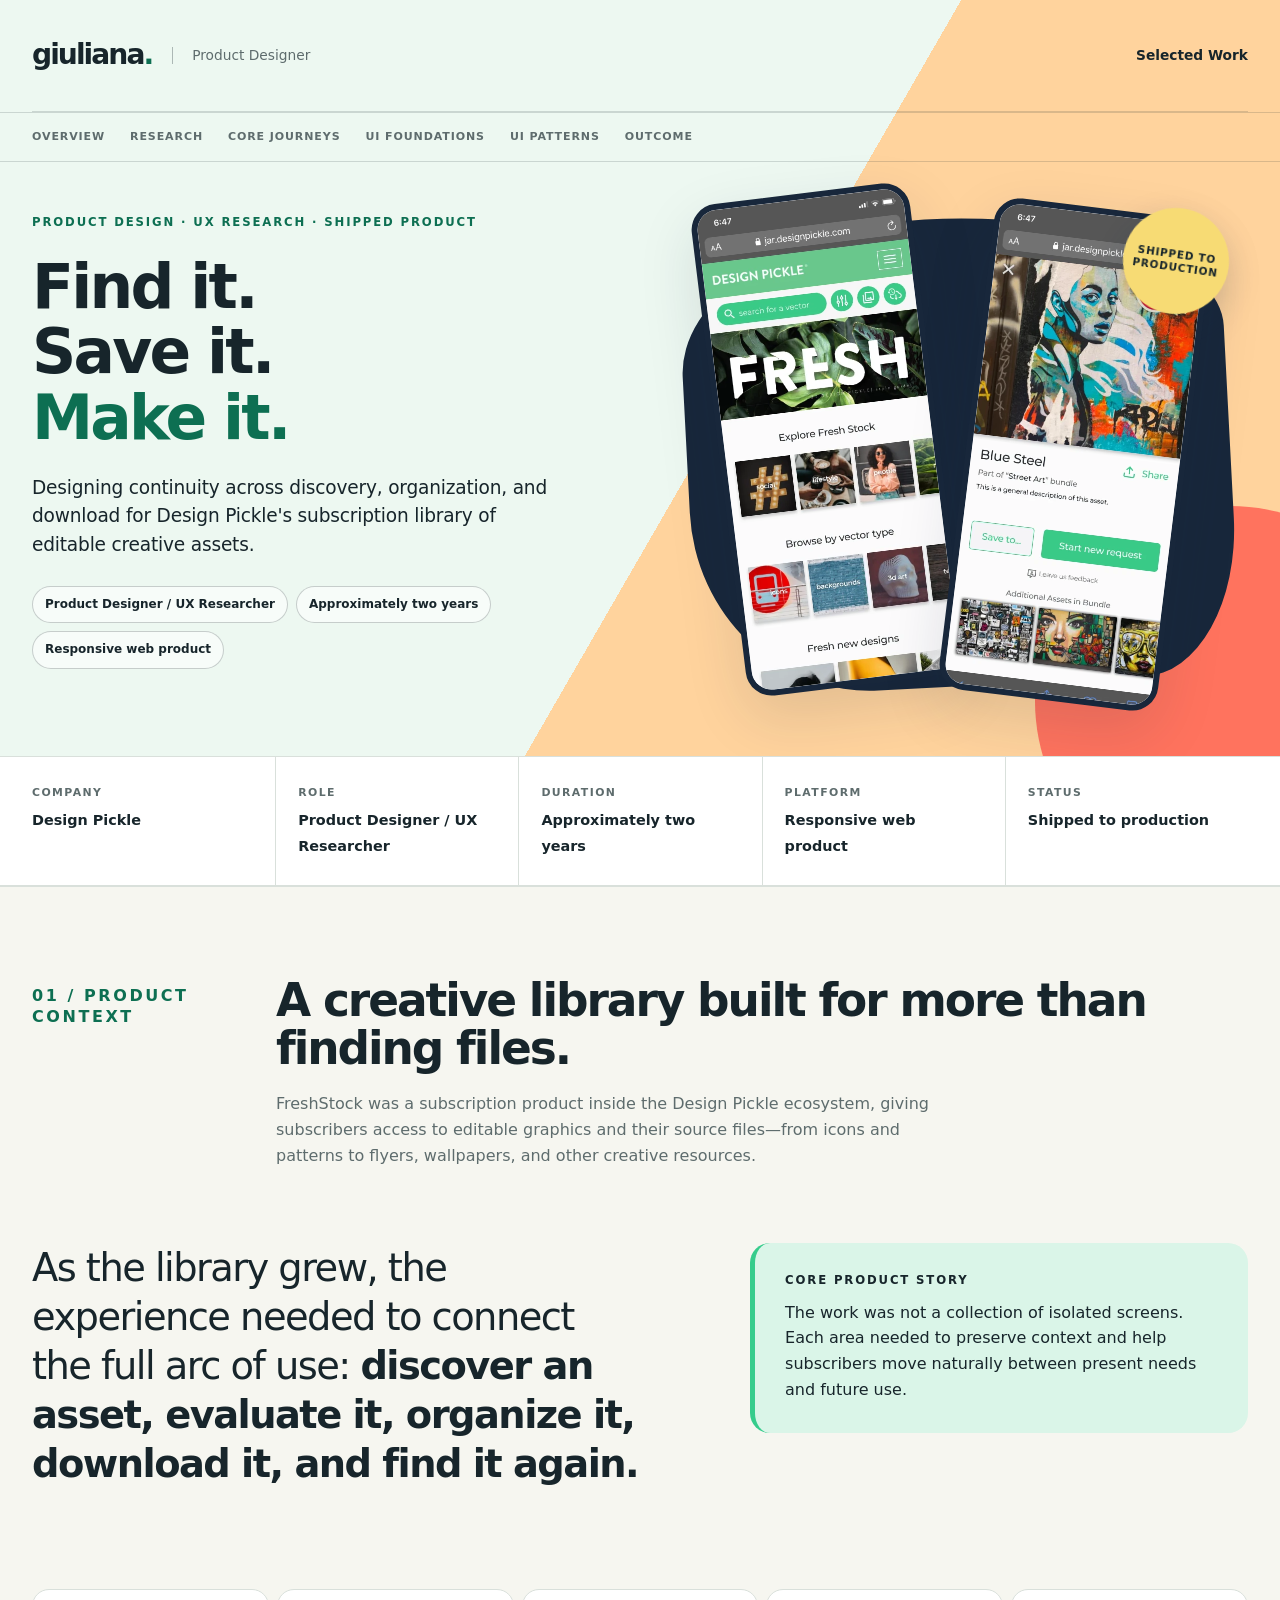
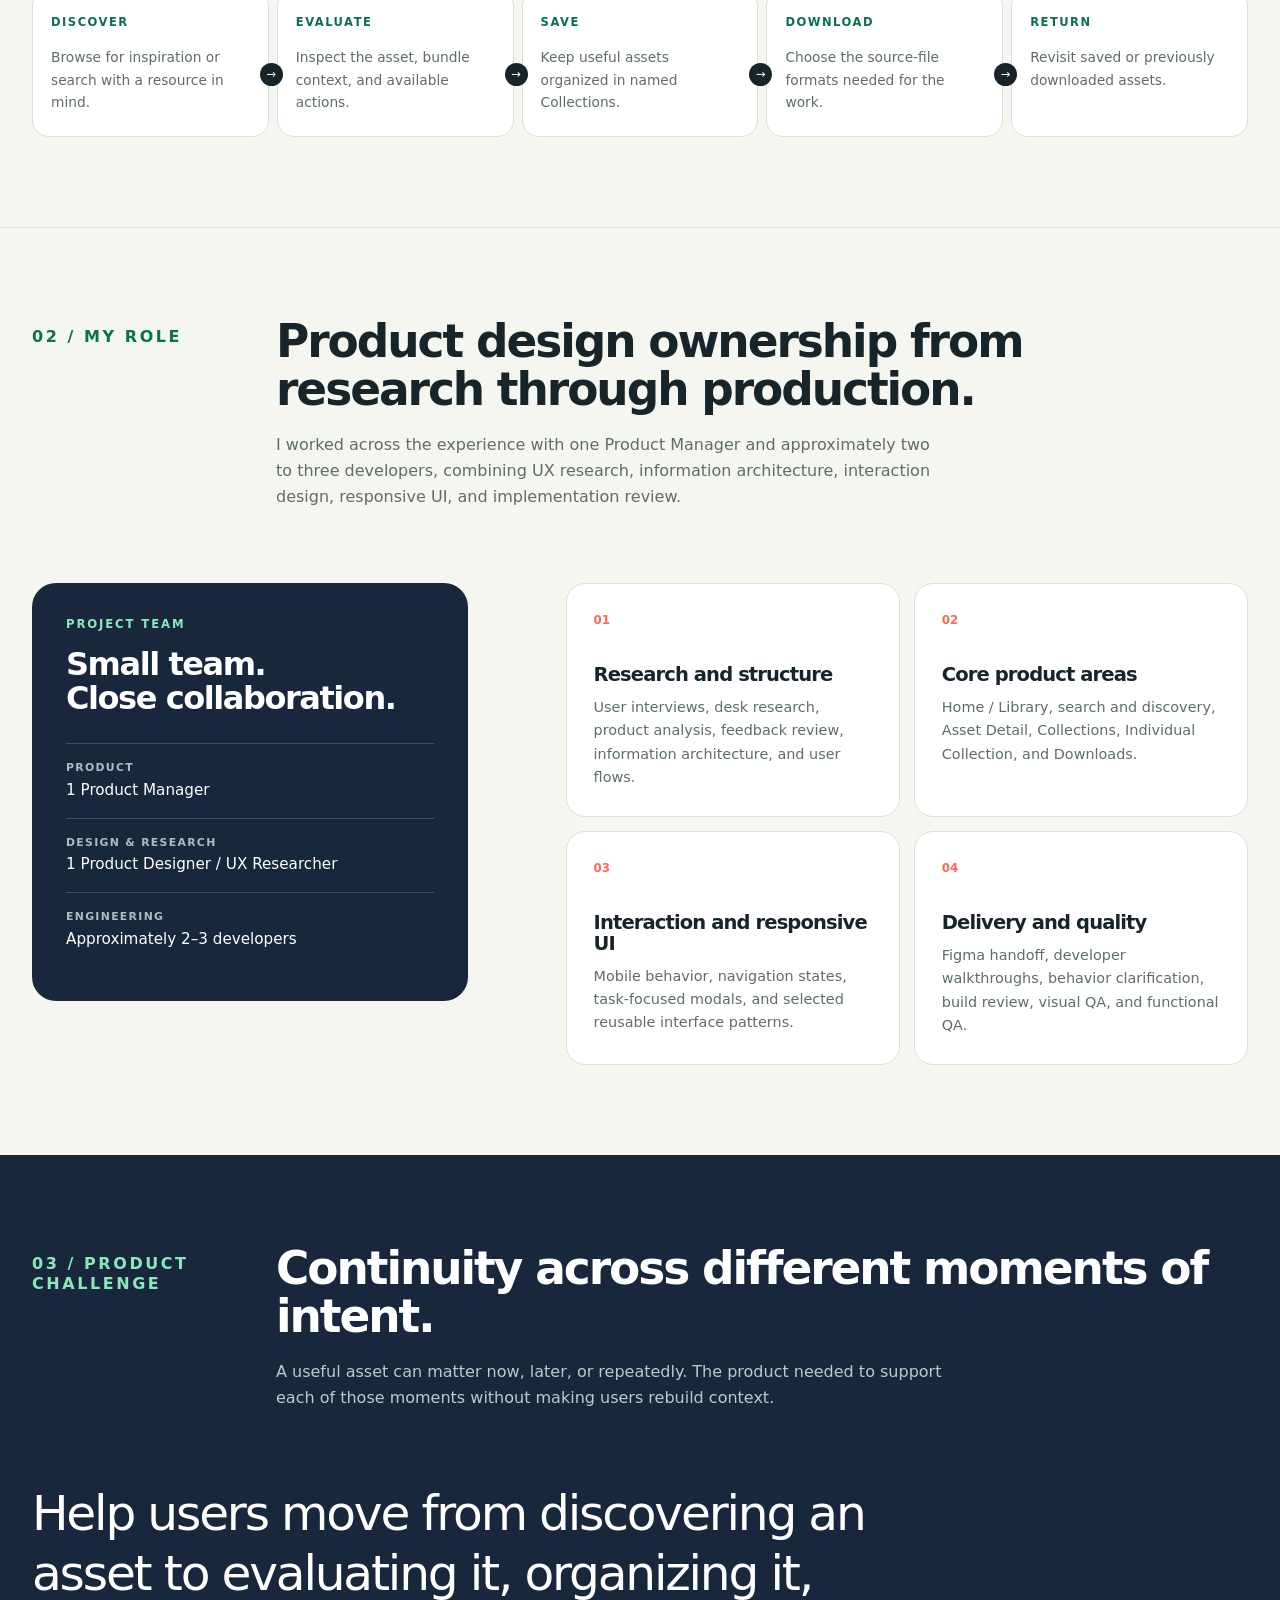
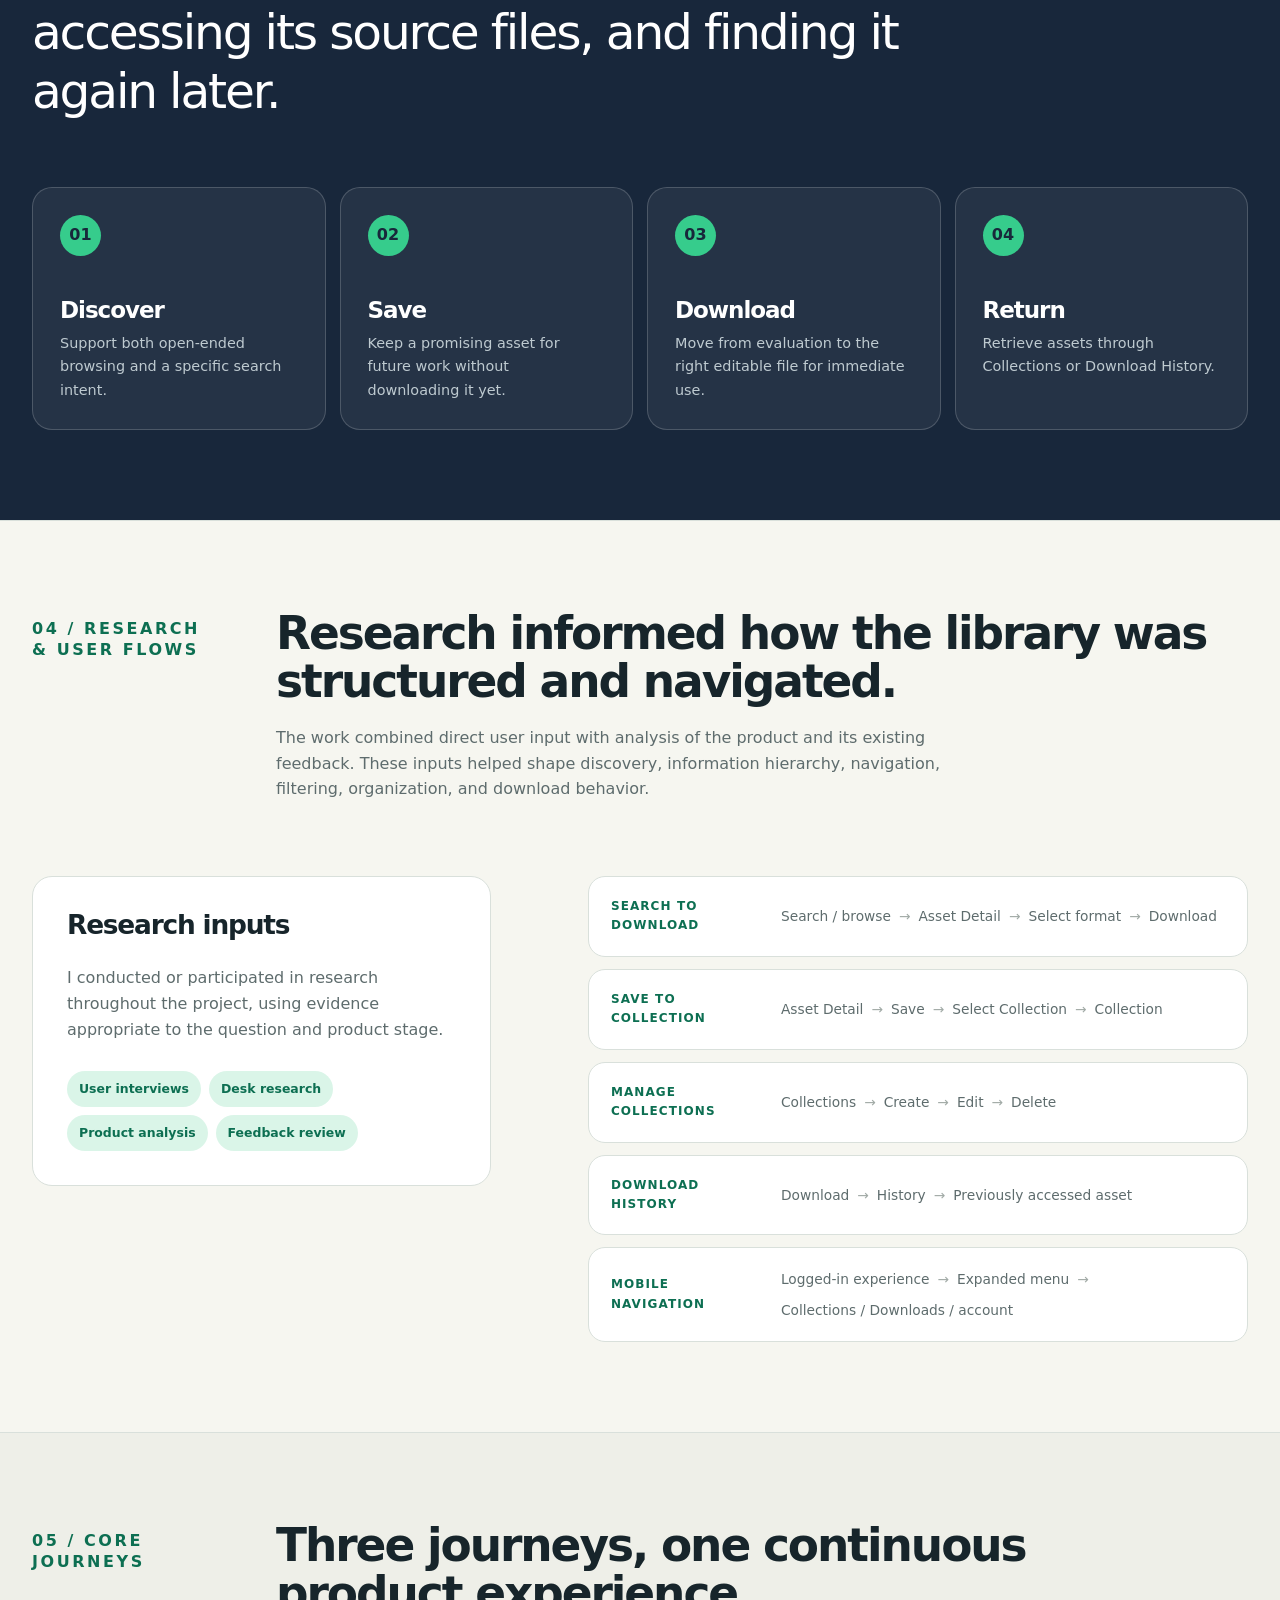
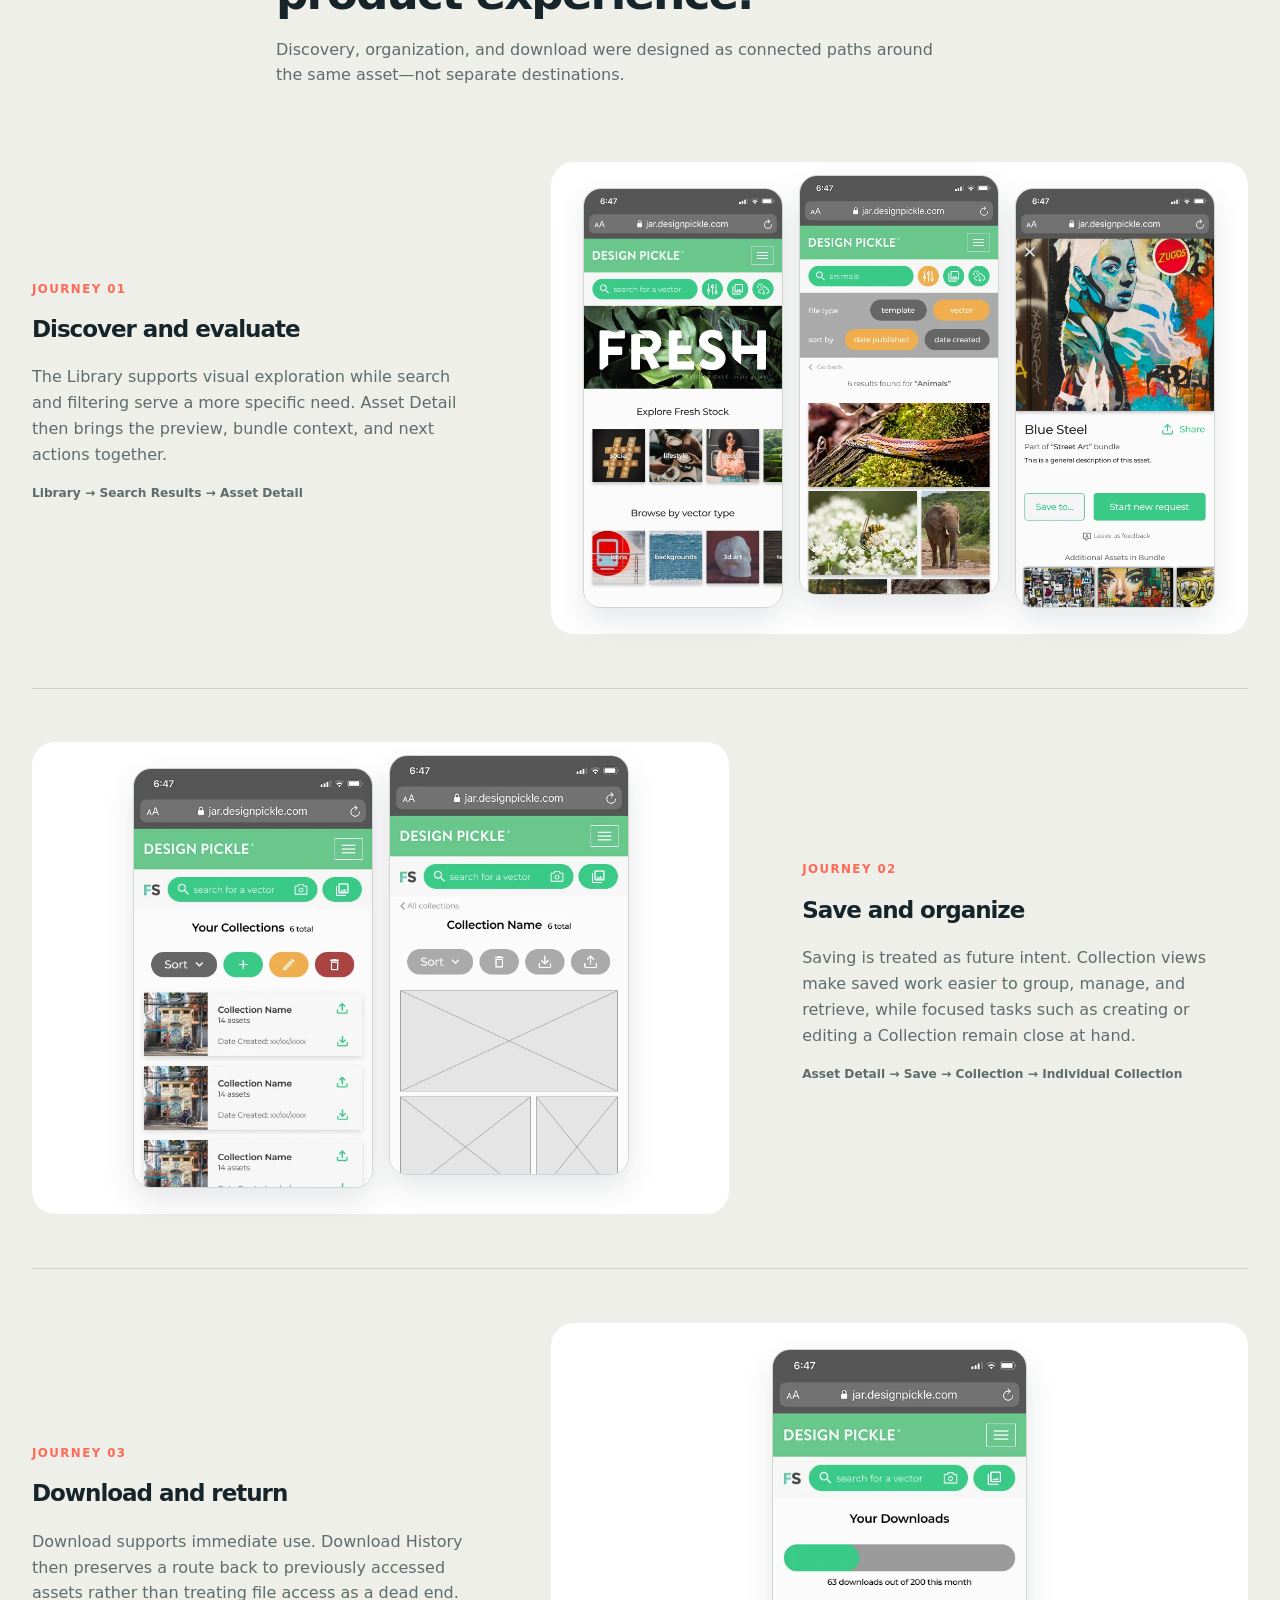
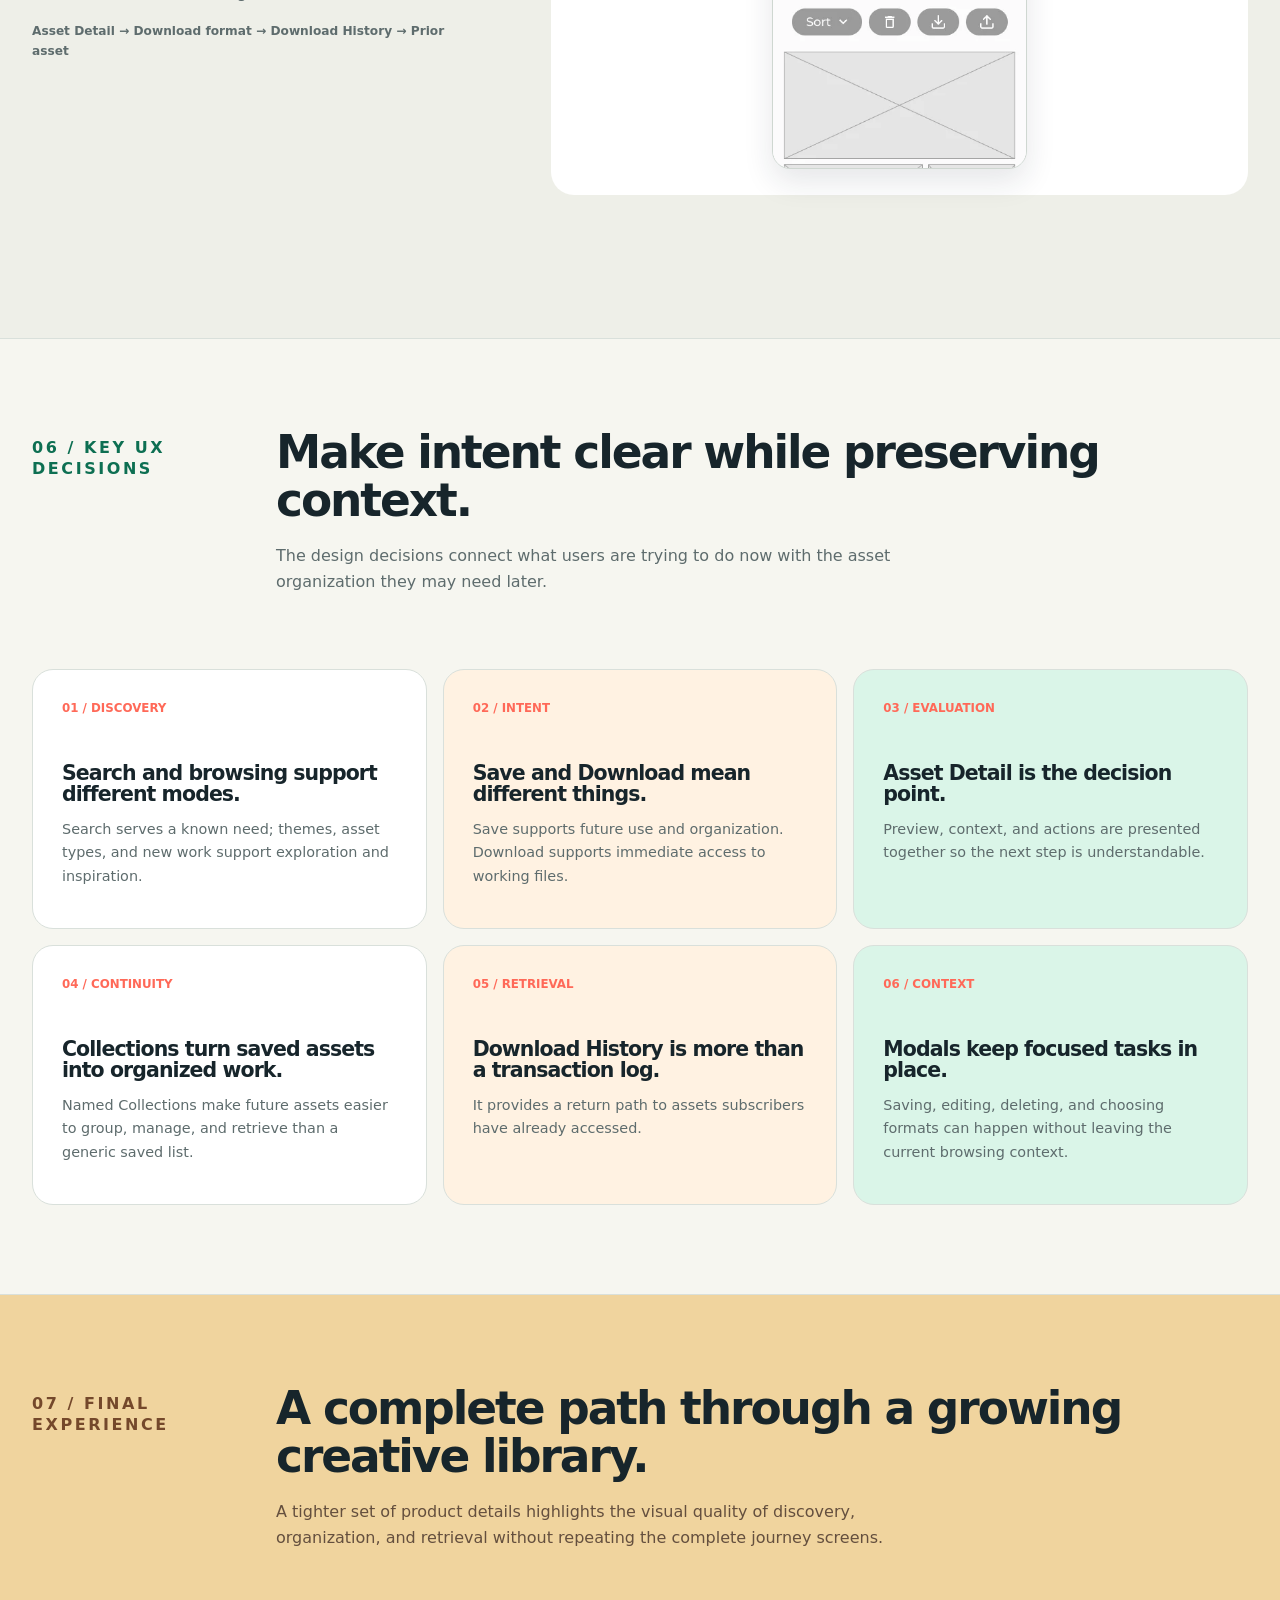
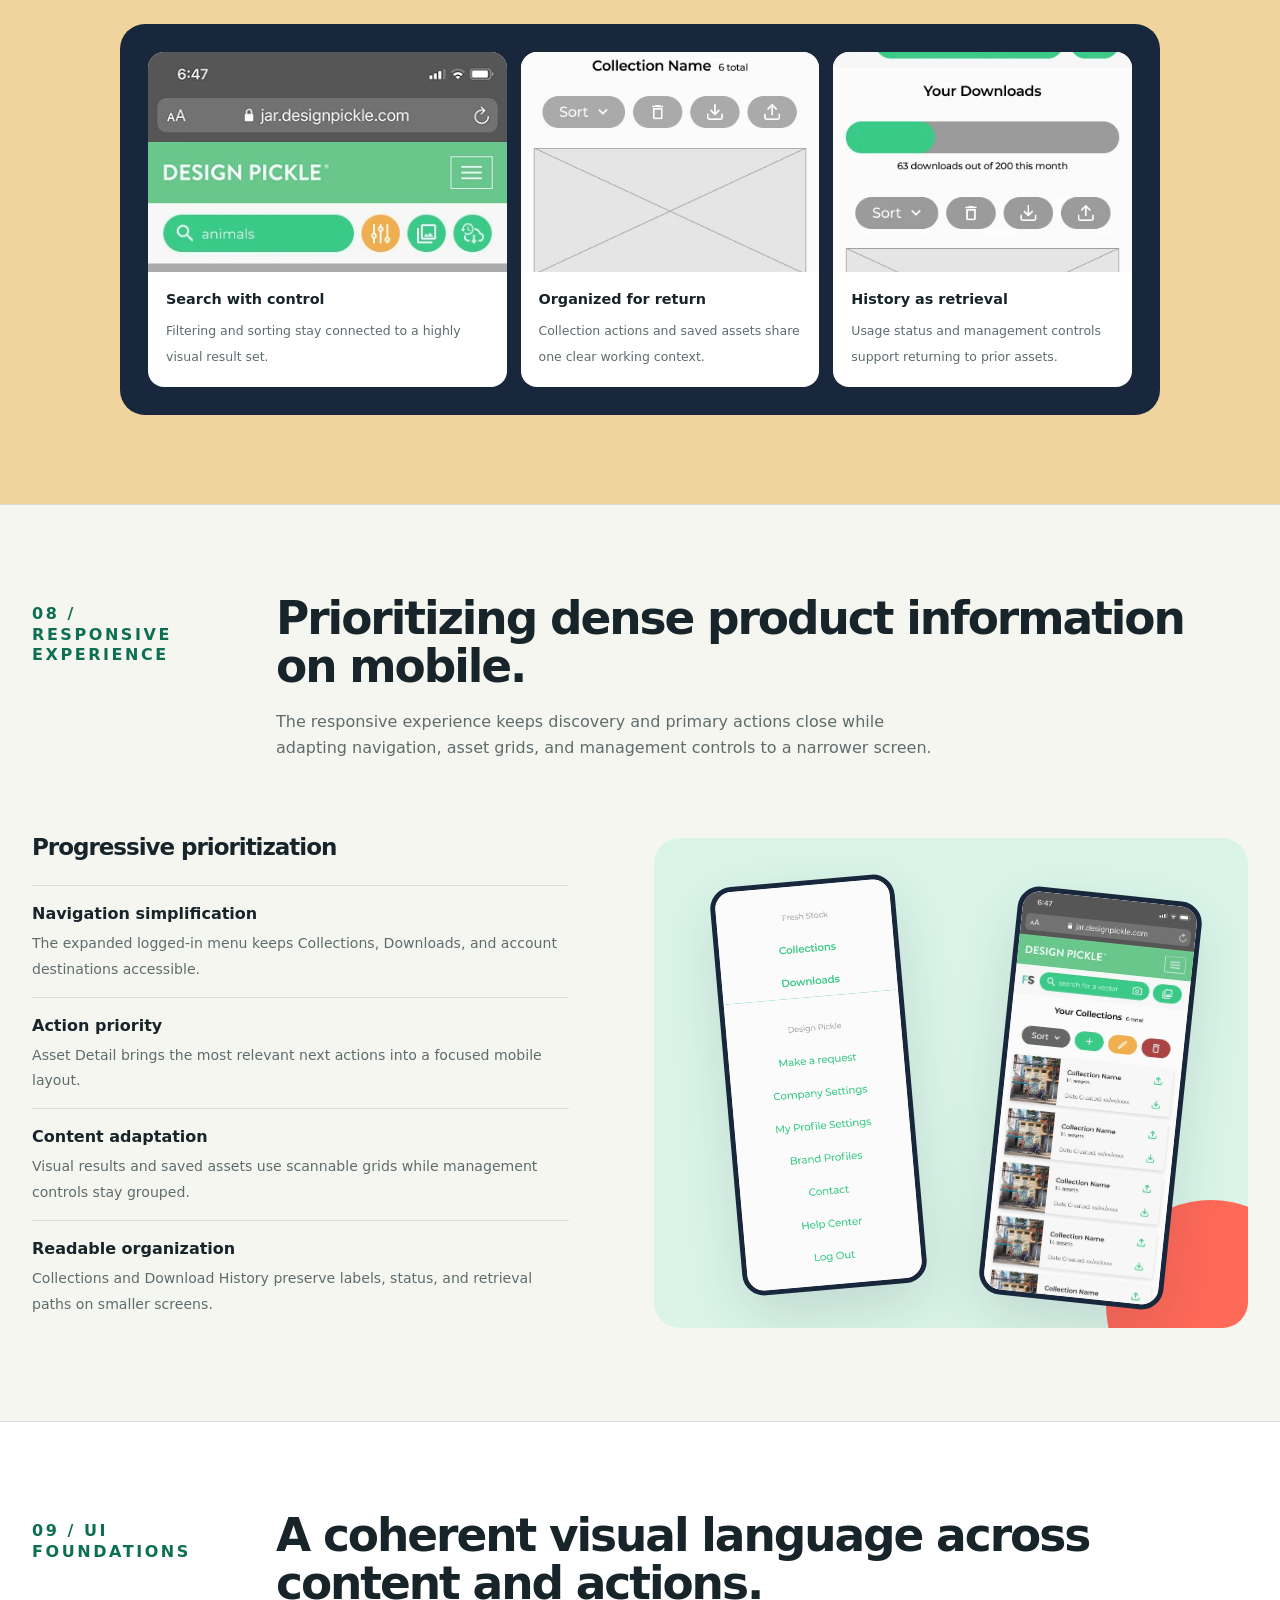
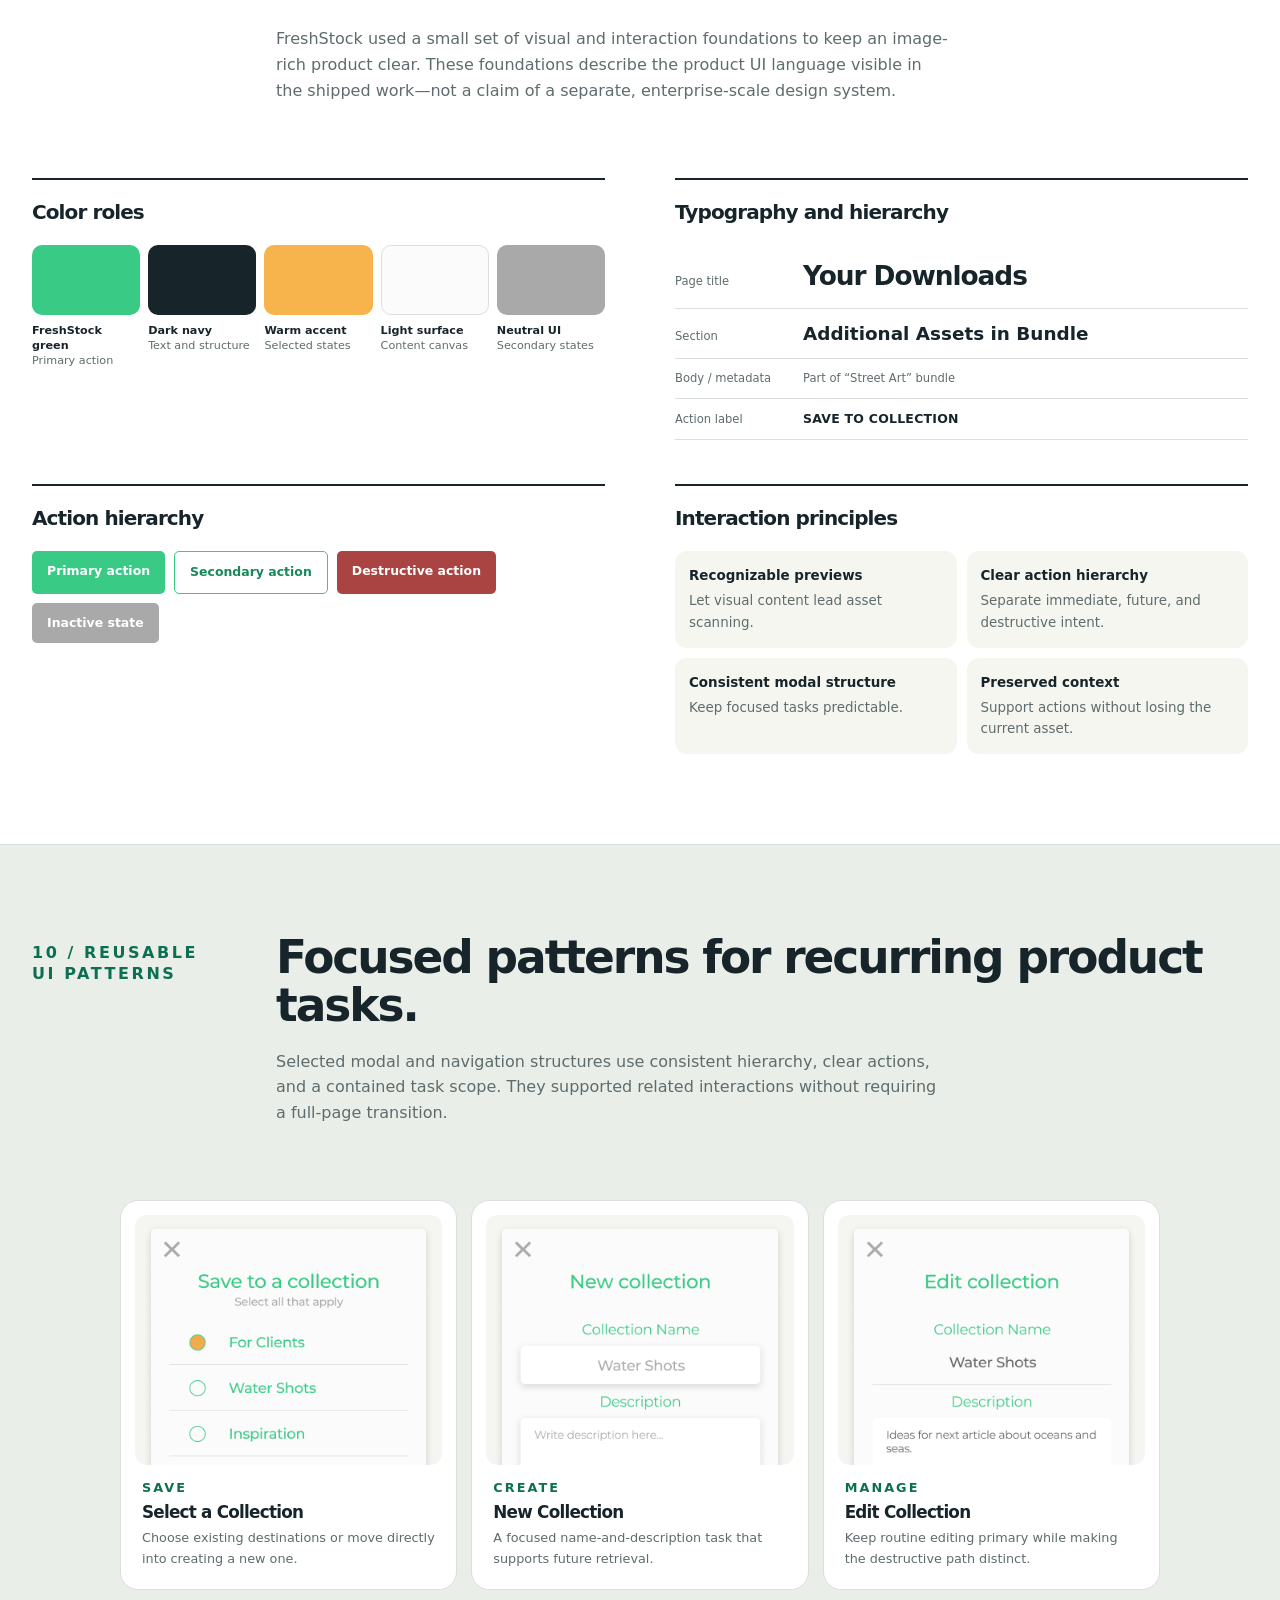
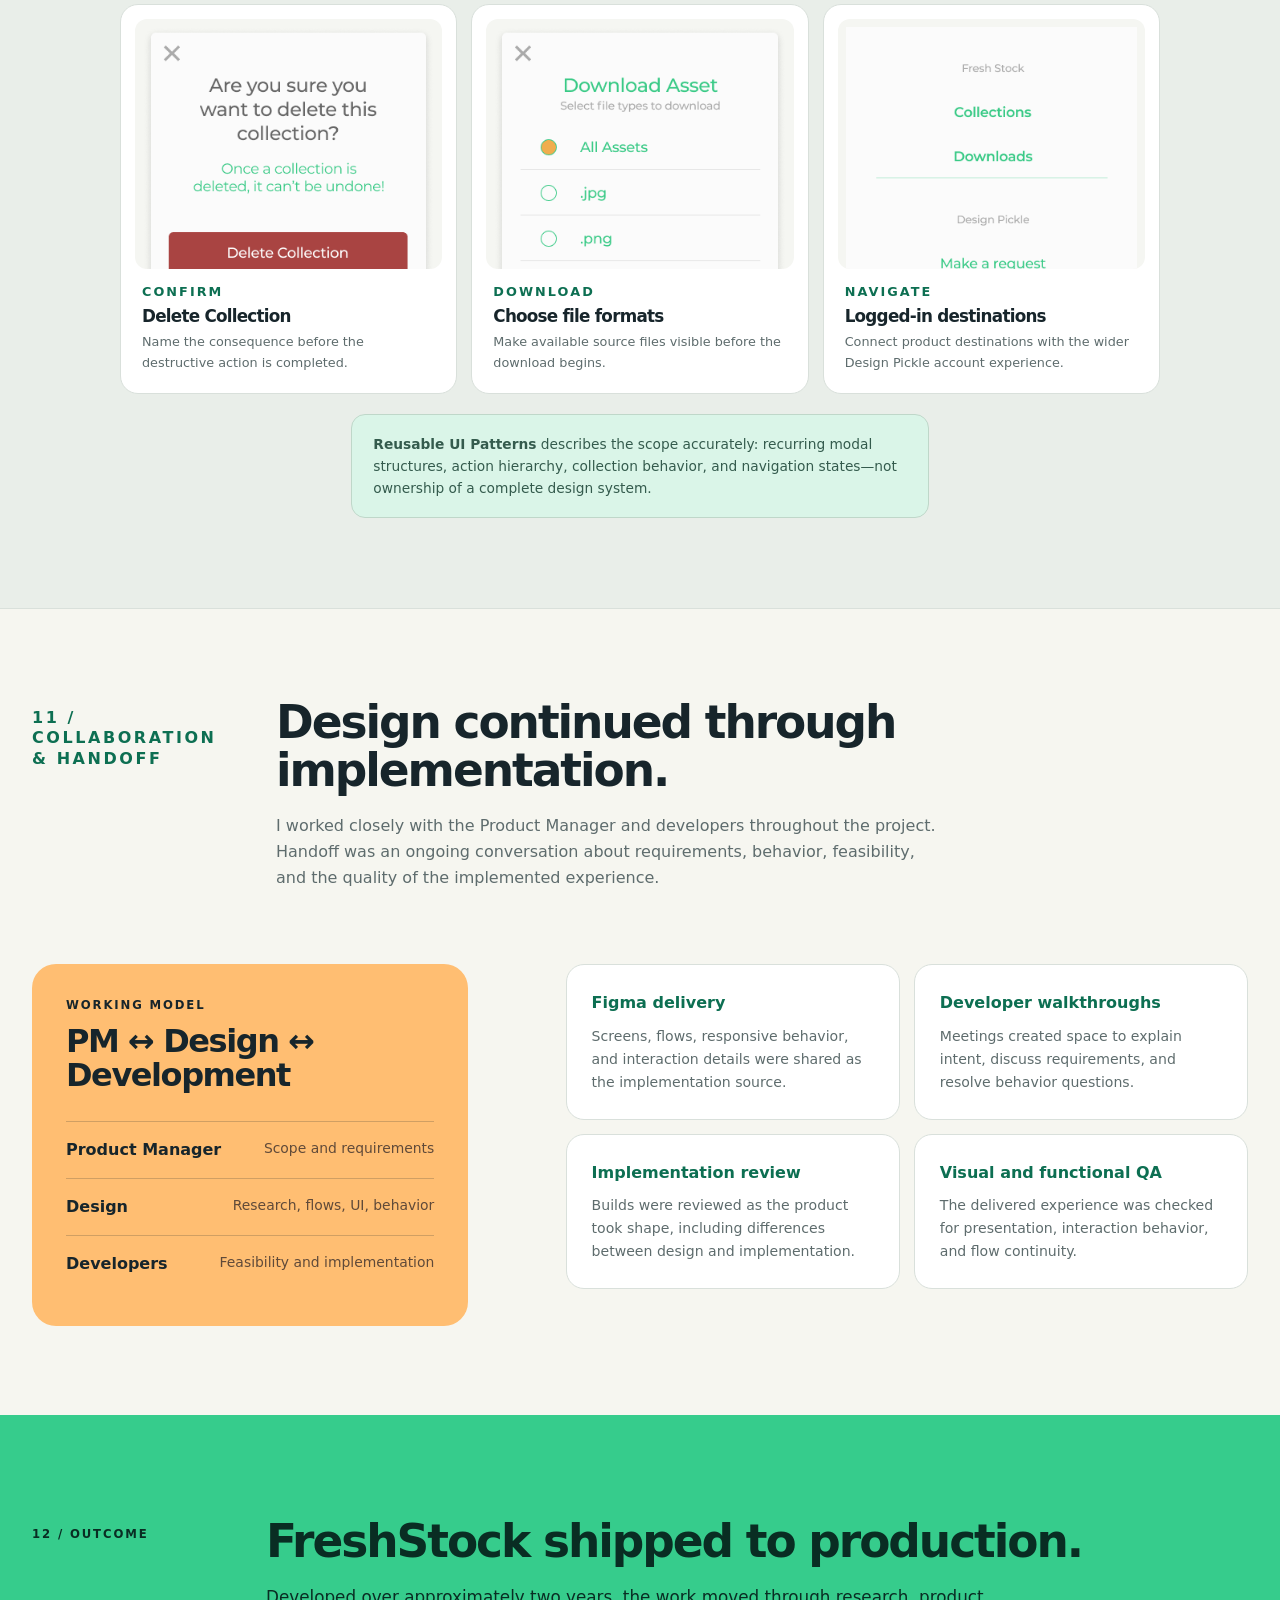
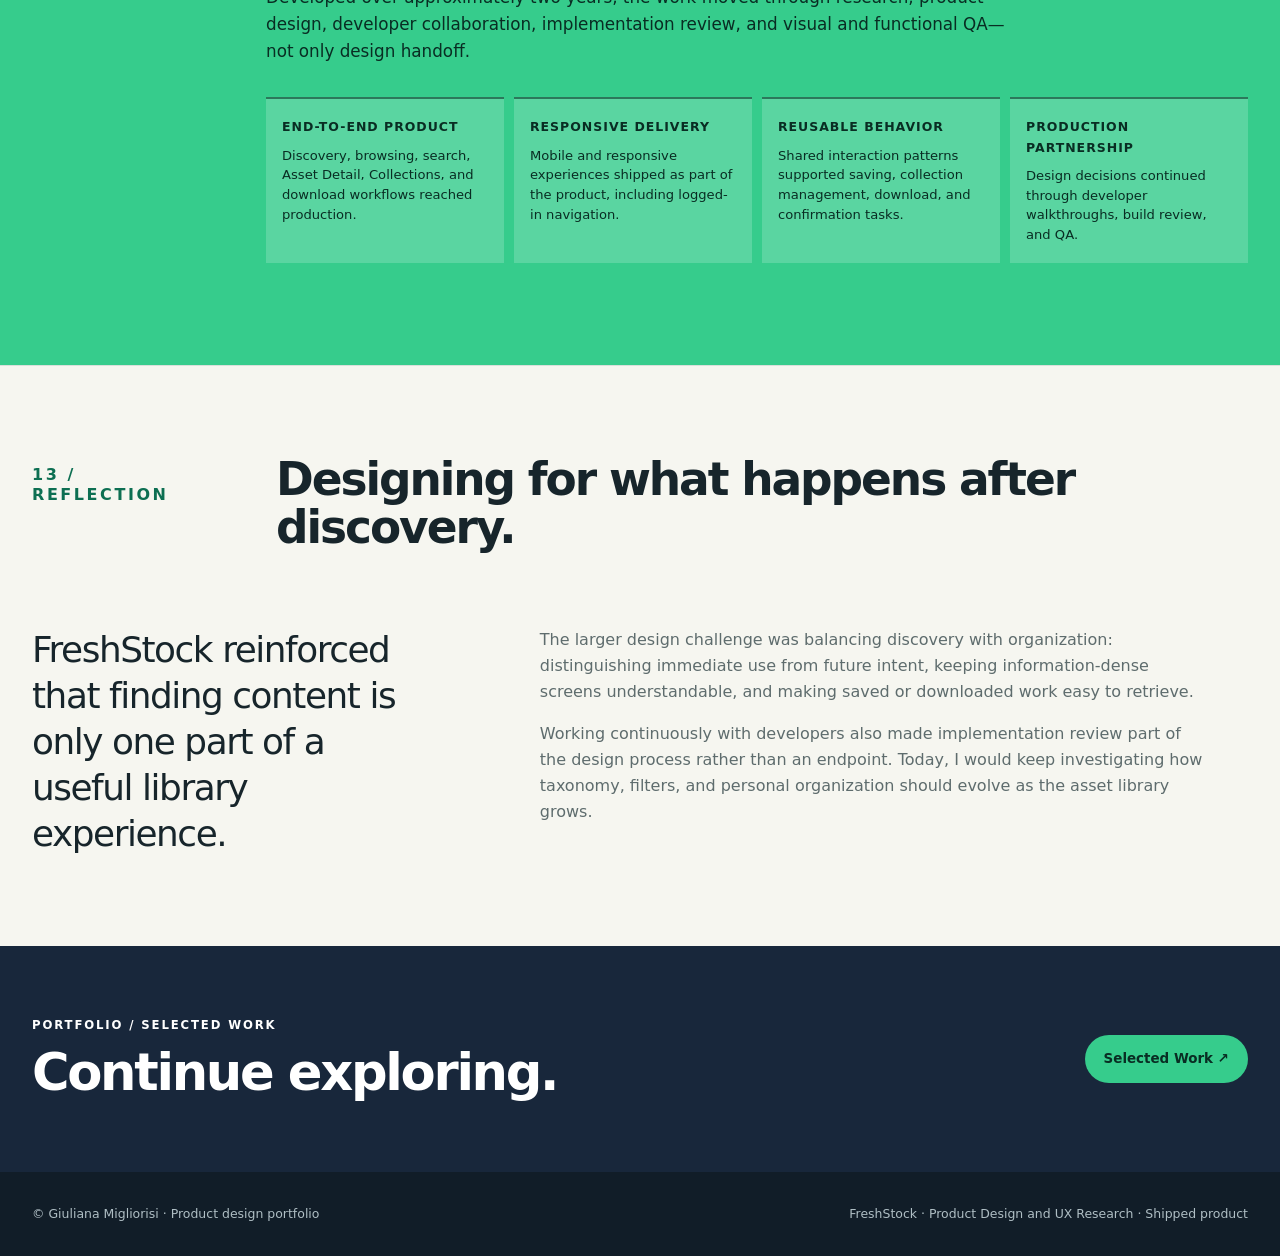
<file: cases/freshstock/index.html>
<!doctype html>
<html lang="en">
<head>
  <meta charset="utf-8">
  <meta name="viewport" content="width=device-width, initial-scale=1">
  <meta name="theme-color" content="#f4f4ee">
  <meta name="description" content="FreshStock: shipped Product Design and UX Research work for Design Pickle's responsive creative-asset library.">
  <title>FreshStock — Shipped Product Design Case Study | Giuliana Migliorisi</title>
  <style>
    :root{--ink:#17252b;--muted:#5e6c6d;--paper:#f6f6f0;--white:#fff;--mint:#36cc8c;--mint-dark:#0d6f52;--mint-soft:#daf5e8;--coral:#ff6958;--apricot:#ffbe72;--yellow:#f7db74;--navy:#18273b;--line:#d9e0db;--radius:24px;--max:1240px;--shadow:0 22px 60px rgba(24,39,59,.13)}
    *{box-sizing:border-box}html{scroll-behavior:smooth}body{margin:0;background:var(--paper);color:var(--ink);font:16px/1.62 Inter,ui-sans-serif,system-ui,-apple-system,BlinkMacSystemFont,"Segoe UI",sans-serif;-webkit-font-smoothing:antialiased;overflow-x:hidden}img{display:block;max-width:100%}figure{margin:0}a{color:inherit}h1,h2,h3,p{margin-top:0}h1,h2,h3{line-height:1.06;letter-spacing:-.045em}h1{font-size:clamp(3.45rem,4.8vw,4.85rem);font-weight:720;margin-bottom:24px}h2{font-size:clamp(2.2rem,3.55vw,3.8rem);font-weight:680;margin-bottom:18px}h3{font-size:clamp(1.2rem,1.8vw,1.7rem)}p{max-width:66ch}a:focus-visible{outline:3px solid var(--coral);outline-offset:5px}.skip{position:absolute;left:18px;top:-80px;z-index:100;background:#fff;padding:10px 14px;border-radius:8px}.skip:focus{top:18px}.wrap{width:min(var(--max),calc(100% - 64px));margin-inline:auto}.eyebrow{font-size:.73rem;line-height:1.3;font-weight:800;letter-spacing:.16em;text-transform:uppercase}.lead{font-size:clamp(1.08rem,1.45vw,1.28rem);line-height:1.55;letter-spacing:-.01em}.muted{color:var(--muted)}.section{padding:clamp(72px,7vw,112px) 0;border-top:1px solid var(--line)}.section-head{display:grid;grid-template-columns:180px minmax(0,1fr);gap:5vw;align-items:start;margin-bottom:clamp(36px,4.5vw,58px)}.section-head h2{max-width:940px}.section-head .eyebrow{padding-top:9px;color:var(--mint-dark)}.section-head p{font-size:clamp(1rem,1.15vw,1.1rem);color:var(--muted)}
    .site-header{position:absolute;inset:0 0 auto;z-index:20;color:var(--ink)}.header-inner{min-height:112px;display:flex;align-items:center;justify-content:space-between;gap:28px;border-bottom:1px solid rgba(23,37,43,.16)}.identity{display:flex;align-items:center;gap:20px;text-decoration:none}.wordmark{font-size:clamp(1.4rem,2.2vw,2rem);line-height:1;font-weight:760;letter-spacing:-.07em}.wordmark span{color:var(--mint-dark)}.role{border-left:1px solid rgba(23,37,43,.3);padding-left:19px;max-width:145px;color:var(--muted);font-size:.86rem;line-height:1.2}.main-nav{display:flex;gap:32px;align-items:center;margin-left:auto}.main-nav a{font-size:.86rem;font-weight:650;text-decoration:none;white-space:nowrap}.main-nav a:hover{text-decoration:underline;text-underline-offset:5px}.case-nav-row{border-top:1px solid rgba(23,37,43,.16);border-bottom:1px solid rgba(23,37,43,.16);overflow:hidden}.case-nav{display:flex;align-items:center;gap:25px;min-height:48px;overflow-x:auto;scrollbar-width:none}.case-nav::-webkit-scrollbar{display:none}.case-nav a{flex:0 0 auto;color:var(--muted);font-size:.69rem;font-weight:700;letter-spacing:.08em;text-decoration:none;text-transform:uppercase;white-space:nowrap}.case-nav a:hover,.case-nav a:focus-visible{color:var(--ink);text-decoration:underline;text-underline-offset:5px}#context,#research,#journeys,#foundations,#patterns,#outcome{scroll-margin-top:150px}
    .hero-grid{padding-top:158px}
    .hero{position:relative;overflow:hidden;min-height:700px;background:linear-gradient(120deg,#edf8f1 0 56%,#ffd39d 56% 100%)}.hero:before{content:"";position:absolute;width:390px;height:390px;border-radius:50%;background:var(--coral);right:-145px;bottom:-140px;opacity:.9}.hero-grid{position:relative;display:grid;grid-template-columns:.92fr 1.08fr;gap:5%;align-items:center;min-height:700px;padding:126px 0 54px}.hero-copy{position:relative;z-index:2}.hero-copy .eyebrow{color:var(--mint-dark);margin-bottom:24px}.hero-copy h1{max-width:560px}.hero-copy h1 em{font-style:normal;color:var(--mint-dark)}.hero-copy .lead{max-width:590px;margin-bottom:26px}.hero-facts{display:flex;flex-wrap:wrap;gap:8px}.hero-facts span{padding:8px 12px;border:1px solid rgba(23,37,43,.22);border-radius:100px;background:rgba(255,255,255,.54);font-size:.75rem;font-weight:750}.hero-art{position:relative;min-height:520px}.hero-art:before{content:"";position:absolute;inset:7% 3% 3% 10%;background:var(--navy);border-radius:46% 54% 18% 33% / 31% 26% 33% 40%;transform:rotate(-3deg)}.screen{position:absolute;overflow:hidden;background:#fff;border:6px solid var(--navy);border-radius:26px;box-shadow:var(--shadow)}.screen img{width:100%;height:100%;object-fit:cover;object-position:top}.hero-library{width:220px;height:495px;left:15%;top:2%;transform:rotate(-7deg)}.hero-detail{width:220px;height:495px;right:10%;bottom:0;transform:rotate(7deg)}.ship-stamp{position:absolute;right:3%;top:5%;z-index:3;display:grid;place-items:center;width:106px;height:106px;border-radius:50%;background:var(--yellow);text-align:center;font-size:.65rem;line-height:1.25;font-weight:850;letter-spacing:.08em;text-transform:uppercase;transform:rotate(8deg);box-shadow:0 14px 35px rgba(24,39,59,.18)}
    .meta-band{background:var(--white);border-block:1px solid var(--line)}.meta-grid{display:grid;grid-template-columns:repeat(5,1fr)}.meta-item{padding:27px 22px;border-left:1px solid var(--line)}.meta-item:first-child{border-left:0;padding-left:0}.meta-item b{display:block;margin-bottom:5px;color:var(--muted);font-size:.68rem;letter-spacing:.13em;text-transform:uppercase}.meta-item span{font-size:.9rem;font-weight:720}
    .context-grid{display:grid;grid-template-columns:1.1fr .9fr;gap:9%;align-items:start}.context-grid .statement{font-size:clamp(1.65rem,3vw,2.75rem);line-height:1.28;letter-spacing:-.04em}.context-note{padding:30px;border-radius:20px;background:var(--mint-soft);border-left:5px solid var(--mint)}.context-note p:last-child{margin-bottom:0}.continuum{display:grid;grid-template-columns:repeat(5,1fr);gap:8px;margin-top:62px}.continuum-step{position:relative;min-height:148px;padding:23px 18px;border:1px solid var(--line);border-radius:17px;background:#fff}.continuum-step:not(:last-child):after{content:"→";position:absolute;right:-15px;top:50%;z-index:2;display:grid;place-items:center;width:23px;height:23px;border-radius:50%;background:var(--ink);color:#fff;font-size:.72rem}.continuum-step b{display:block;margin-bottom:15px;color:var(--mint-dark);font-size:.72rem;letter-spacing:.13em;text-transform:uppercase}.continuum-step p{margin:0;color:var(--muted);font-size:.86rem}
    .role-layout{display:grid;grid-template-columns:.78fr 1.22fr;gap:8%;align-items:start}.role-card{position:sticky;top:24px;padding:34px;border-radius:var(--radius);background:var(--navy);color:#fff}.role-card .eyebrow{color:#8ae8bd}.role-card h3{font-size:2rem;margin:16px 0 27px}.role-fact{padding:15px 0;border-top:1px solid rgba(255,255,255,.18)}.role-fact b{display:block;color:#aebbc5;font-size:.68rem;letter-spacing:.12em;text-transform:uppercase}.role-fact span{font-size:.95rem}.ownership-grid{display:grid;grid-template-columns:1fr 1fr;gap:14px}.ownership{padding:27px;border:1px solid var(--line);border-radius:19px;background:#fff}.ownership .number{display:block;margin-bottom:35px;color:var(--coral);font-size:.74rem;font-weight:850}.ownership h3{font-size:1.22rem;margin-bottom:10px}.ownership p{margin:0;color:var(--muted);font-size:.9rem}
    .challenge{background:var(--navy);color:#fff;border:0}.challenge .section-head .eyebrow{color:#8ae8bd}.challenge .section-head p{color:#bdc9cf}.challenge-quote{max-width:940px;margin:0 0 65px;font-size:clamp(1.8rem,3.8vw,3.8rem);line-height:1.22;letter-spacing:-.045em}.intent-grid{display:grid;grid-template-columns:repeat(4,1fr);gap:14px}.intent{min-height:225px;padding:27px;border:1px solid rgba(255,255,255,.18);border-radius:20px;background:rgba(255,255,255,.06)}.intent span{display:grid;place-items:center;width:41px;height:41px;margin-bottom:42px;border-radius:50%;background:var(--mint);color:var(--navy);font-weight:850}.intent h3{margin-bottom:10px}.intent p{margin:0;color:#becad0;font-size:.9rem}
    .research-grid{display:grid;grid-template-columns:.82fr 1.18fr;gap:8%;align-items:start}.research-copy{padding:34px;border-radius:20px;background:#fff;border:1px solid var(--line)}.research-copy h3{font-size:1.65rem}.research-tags{display:flex;flex-wrap:wrap;gap:8px;margin-top:28px}.research-tags span{padding:8px 12px;border-radius:100px;background:var(--mint-soft);color:var(--mint-dark);font-size:.78rem;font-weight:760}.flow-list{display:grid;gap:12px}.flow-row{display:grid;grid-template-columns:150px 1fr;gap:20px;align-items:center;padding:20px 22px;border:1px solid var(--line);border-radius:17px;background:#fff}.flow-row b{font-size:.75rem;letter-spacing:.09em;text-transform:uppercase;color:var(--mint-dark)}.flow-steps{display:flex;align-items:center;flex-wrap:wrap;gap:8px;color:var(--muted);font-size:.86rem}.flow-steps i{font-style:normal;color:#a1aaa6}
    .journeys{background:#eeefe8}.journey{display:grid;grid-template-columns:.78fr 1.22fr;gap:6%;align-items:center;padding:clamp(32px,4.2vw,54px) 0;border-top:1px solid #ccd4ce}.journey:first-of-type{border-top:0;padding-top:0}.journey-copy .index{display:block;margin-bottom:18px;color:var(--coral);font-size:.74rem;font-weight:850;letter-spacing:.12em}.journey-copy p{color:var(--muted)}.journey-path{font-size:.76rem;font-weight:760;color:var(--mint-dark)}.journey-visuals{display:flex;justify-content:center;align-items:center;gap:16px;min-width:0;padding:26px;border-radius:23px;background:#fff}.shot{overflow:hidden;width:min(31%,215px);height:420px;border-radius:18px;background:#fff;border:1px solid #cfd7d1;box-shadow:0 13px 30px rgba(24,39,59,.11)}.shot img{width:100%;height:100%;object-fit:cover;object-position:top}.shot:nth-child(2){transform:translateY(-13px)}.journey-visuals.two-up .shot{width:min(44%,240px)}.journey-visuals.single .shot{width:min(55%,255px)}.journey:nth-of-type(even){grid-template-columns:1.22fr .78fr}.journey:nth-of-type(even) .journey-copy{order:2}
    .decision-grid{display:grid;grid-template-columns:repeat(3,1fr);gap:16px}.decision{min-height:260px;padding:29px;border-radius:21px;border:1px solid var(--line);background:#fff}.decision:nth-child(2),.decision:nth-child(5){background:#fff2e2}.decision:nth-child(3),.decision:nth-child(6){background:var(--mint-soft)}.decision span{display:block;margin-bottom:45px;color:var(--coral);font-size:.74rem;font-weight:850}.decision h3{font-size:1.28rem;margin-bottom:12px}.decision p{margin:0;color:var(--muted);font-size:.9rem}
    .experience{overflow:hidden;background:#f0d49e}.experience .section-head .eyebrow{color:#74482b}.experience .section-head p{color:#644f3e}.experience-canvas{width:min(100%,1040px);margin:auto;display:grid;grid-template-columns:1.2fr 1fr 1fr;gap:14px;align-items:stretch;padding:28px;border-radius:25px;background:var(--navy)}.experience-detail{display:grid;grid-template-rows:220px auto;overflow:hidden;border-radius:16px;background:#fff}.experience-detail img{width:100%;height:220px;object-fit:cover}.experience-detail.search img{object-position:center top}.experience-detail.collection img{object-position:center 24%}.experience-detail.download img{object-position:center 18%}.experience-detail figcaption{padding:16px 18px 18px}.experience-detail b{display:block;margin-bottom:5px;font-size:.9rem}.experience-detail span{color:var(--muted);font-size:.78rem;line-height:1.45}
    .responsive-grid{display:grid;grid-template-columns:.95fr 1.05fr;gap:7%;align-items:center}.responsive-points{display:grid;gap:0;margin-top:26px}.responsive-point{padding:15px 0;border-top:1px solid var(--line)}.responsive-point b{display:block;margin-bottom:3px}.responsive-point span{color:var(--muted);font-size:.88rem}.mobile-stage{position:relative;min-height:490px;max-width:620px;border-radius:26px;background:var(--mint-soft);overflow:hidden}.mobile-stage:after{content:"";position:absolute;width:210px;height:210px;right:-68px;bottom:-82px;border-radius:50%;background:var(--coral)}.mobile-stage .screen{border-width:5px;border-radius:22px}.mobile-stage .one{width:185px;height:410px;left:12%;top:42px;transform:rotate(-5deg);z-index:2}.mobile-stage .two{width:185px;height:410px;right:11%;top:55px;transform:rotate(6deg);z-index:1}
    .foundations{background:#fff}.foundation-grid{display:grid;grid-template-columns:1fr 1fr;gap:44px 70px}.foundation-block{padding-top:22px;border-top:2px solid var(--ink)}.foundation-block>h3{margin-bottom:22px;font-size:1.25rem}.palette{display:grid;grid-template-columns:repeat(5,1fr);gap:8px}.swatch{min-width:0}.swatch-color{height:70px;border-radius:10px;margin-bottom:8px}.swatch b,.swatch span{display:block;font-size:.7rem;line-height:1.35}.swatch span{color:var(--muted)}.type-rows{display:grid}.type-row{display:grid;grid-template-columns:110px 1fr;gap:18px;align-items:baseline;padding:10px 0;border-bottom:1px solid var(--line)}.type-row span{color:var(--muted);font-size:.72rem}.type-page{font-size:1.65rem;font-weight:680;letter-spacing:-.04em}.type-section{font-size:1.15rem;font-weight:680}.type-body{font-size:.9rem}.type-action{font-size:.78rem;font-weight:800;letter-spacing:.02em}.action-samples{display:flex;flex-wrap:wrap;gap:9px}.action-sample{padding:10px 15px;border-radius:5px;font-size:.78rem;font-weight:760}.action-primary{background:#39ca86;color:#fff}.action-secondary{border:1px solid #39ca86;color:#16885b;background:#fff}.action-destructive{background:#a94442;color:#fff}.action-inactive{background:#a9a9a9;color:#fff}.principle-list{display:grid;grid-template-columns:1fr 1fr;gap:10px}.principle{padding:14px;border-radius:12px;background:var(--paper);font-size:.84rem;color:var(--muted)}.principle b{display:block;color:var(--ink);margin-bottom:3px}
    .patterns{background:#e9eee9}.pattern-grid{width:min(100%,1040px);margin:auto;display:grid;grid-template-columns:repeat(3,1fr);gap:14px}.pattern{padding:14px;border-radius:18px;background:#fff;border:1px solid var(--line)}.pattern-media{display:grid;place-items:center;height:250px;padding:8px;border-radius:12px;background:#f5f6f2;overflow:hidden}.pattern-media img{height:100%;width:100%;object-fit:contain}.pattern-copy{padding:15px 7px 5px}.pattern-copy .eyebrow{color:var(--mint-dark);margin-bottom:8px}.pattern-copy h3{font-size:1.05rem;margin-bottom:6px}.pattern-copy p{margin:0;color:var(--muted);font-size:.8rem}.pattern-note{width:min(100%,1040px);margin:20px auto 0;padding:18px 21px;border:1px solid #bfd7c9;border-radius:14px;background:var(--mint-soft);color:#345b4d;font-size:.86rem}
    .collaboration-grid{display:grid;grid-template-columns:.78fr 1.22fr;gap:8%;align-items:start}.team-card{padding:34px;border-radius:var(--radius);background:var(--apricot)}.team-card h3{font-size:2rem;margin-bottom:28px}.team-line{display:flex;justify-content:space-between;gap:20px;padding:15px 0;border-top:1px solid rgba(23,37,43,.2)}.team-line span{color:#604a39;font-size:.87rem}.handoff-list{display:grid;grid-template-columns:1fr 1fr;gap:14px}.handoff{padding:25px;border:1px solid var(--line);border-radius:18px;background:#fff}.handoff b{display:block;margin-bottom:9px;color:var(--mint-dark)}.handoff p{margin:0;color:var(--muted);font-size:.88rem}
    .outcome{padding:clamp(78px,8vw,124px) 0;background:var(--mint);color:#092d23;border:0}.outcome-grid{display:grid;grid-template-columns:170px 1fr;gap:5vw;align-items:start}.outcome .eyebrow{padding-top:9px}.outcome h2{max-width:820px}.outcome-summary{max-width:760px;font-size:1.05rem}.outcome-points{display:grid;grid-template-columns:repeat(4,1fr);gap:10px;margin-top:32px}.outcome-point{padding:18px 16px;border-top:2px solid rgba(9,45,35,.55);background:rgba(255,255,255,.18)}.outcome-point b{display:block;margin-bottom:8px;font-size:.78rem;letter-spacing:.08em;text-transform:uppercase}.outcome-point p{margin:0;font-size:.82rem;line-height:1.5}.reflection-grid{display:grid;grid-template-columns:.72fr 1.28fr;gap:9%;align-items:start}.reflection-grid blockquote{margin:0;font-size:clamp(1.65rem,2.8vw,3rem);line-height:1.28;letter-spacing:-.04em}.reflection-copy p{font-size:1rem;color:var(--muted)}
    .next{padding:72px 0;background:var(--navy);color:#fff}.next-inner{display:flex;align-items:center;justify-content:space-between;gap:30px}.next h2{margin:10px 0 0;font-size:clamp(2.2rem,4vw,4.2rem)}.next-link{display:inline-flex;align-items:center;justify-content:center;padding:13px 19px;border-radius:100px;background:var(--mint);color:#092d23;font-size:.84rem;font-weight:800;text-decoration:none}.footer{padding:32px 0;background:#111d28;color:#afbec4}.footer-inner{display:flex;justify-content:space-between;gap:25px;flex-wrap:wrap;font-size:.78rem}.footer a{color:#fff}
    @media(max-width:1050px){.hero{background:linear-gradient(150deg,#edf8f1 0 61%,#ffd39d 61%)}.hero-grid{grid-template-columns:1fr;min-height:auto;padding-bottom:48px}.hero-copy{max-width:720px}.hero-art{min-height:500px;margin-top:28px}.hero-library{left:24%}.hero-detail{right:24%}.ship-stamp{right:18%}.meta-grid{grid-template-columns:repeat(3,1fr)}.meta-item:nth-child(4){border-left:0;padding-left:0;border-top:1px solid var(--line)}.meta-item:nth-child(5){border-top:1px solid var(--line)}.section-head{grid-template-columns:140px 1fr}.continuum{grid-template-columns:repeat(3,1fr)}.continuum-step:after{display:none}.intent-grid{grid-template-columns:repeat(2,1fr)}.journey,.journey:nth-of-type(even){grid-template-columns:1fr;gap:27px}.journey:nth-of-type(even) .journey-copy{order:0}.decision-grid,.pattern-grid{grid-template-columns:repeat(2,1fr)}.experience-canvas{grid-template-columns:1fr 1fr}.experience-detail:last-child{grid-column:span 2}.responsive-grid{grid-template-columns:1fr;gap:36px}.mobile-stage{min-height:470px;margin-inline:auto;width:min(100%,620px)}.foundation-grid{grid-template-columns:1fr;gap:38px}.outcome-points{grid-template-columns:1fr 1fr}}
    @media(max-width:760px){.wrap{width:min(var(--max),calc(100% - 32px))}.nav-inner{height:72px}.nav-links{gap:15px}.nav-links a:not(:last-child){display:none}.hero-grid{padding-top:108px}.hero h1{font-size:clamp(2.75rem,12vw,3.3rem);line-height:1.04}.hero-copy .lead{font-size:1.03rem}.hero-art{min-height:385px;margin-inline:-16px}.hero-library,.hero-detail{width:150px;height:340px;border-width:4px;border-radius:20px}.hero-library{left:8%;top:16px}.hero-detail{right:8%;bottom:3px}.ship-stamp{width:78px;height:78px;right:2%;top:3px;font-size:.5rem}.meta-grid{grid-template-columns:1fr 1fr}.meta-item,.meta-item:first-child,.meta-item:nth-child(4){padding:18px 11px;border-top:1px solid var(--line);border-left:1px solid var(--line)}.meta-item:nth-child(odd){border-left:0;padding-left:0}.meta-item:first-child,.meta-item:nth-child(2){border-top:0}.section{padding:66px 0}.section-head{display:block;margin-bottom:34px}.section-head h2{font-size:clamp(2rem,9vw,2.7rem);line-height:1.08}.section-head .eyebrow{padding:0;margin-bottom:18px}.context-grid,.role-layout,.research-grid,.collaboration-grid,.outcome-grid,.reflection-grid{grid-template-columns:1fr;gap:26px}.continuum{grid-template-columns:1fr 1fr;margin-top:32px}.continuum-step:last-child{grid-column:span 2}.role-card{position:static}.ownership-grid,.intent-grid,.decision-grid,.pattern-grid,.handoff-list,.outcome-points{grid-template-columns:1fr}.intent{min-height:0}.intent span{margin-bottom:25px}.flow-row{grid-template-columns:1fr;gap:8px}.journey{padding:40px 0}.journey-visuals{gap:7px;padding:16px 7px;overflow:hidden}.shot{width:33%;height:280px;border-radius:12px}.journey-visuals.two-up .shot{width:46%;height:300px}.experience-canvas{grid-template-columns:1fr;gap:10px;padding:14px;border-radius:19px}.experience-detail,.experience-detail:last-child{grid-column:auto;grid-template-rows:180px auto}.experience-detail img{height:180px}.mobile-stage{min-height:395px;margin-inline:-3px}.mobile-stage .one,.mobile-stage .two{width:145px;height:325px;border-width:4px}.mobile-stage .one{left:5%;top:38px}.mobile-stage .two{right:5%;top:48px}.palette{grid-template-columns:repeat(3,1fr)}.type-row{grid-template-columns:90px 1fr}.principle-list{grid-template-columns:1fr}.pattern-media{height:230px}.pattern-note{padding:16px 17px}.next-inner{display:block}.next-link{margin-top:22px}}
    @media(max-width:410px){.hero h1{font-size:2.8rem}.hero-art{min-height:360px}.hero-library,.hero-detail{width:138px;height:315px}.hero-library{left:4%}.hero-detail{right:4%}.continuum{grid-template-columns:1fr}.continuum-step:last-child{grid-column:auto}.shot{height:260px}.journey-visuals.two-up .shot{height:280px}.mobile-stage .one,.mobile-stage .two{width:134px;height:300px}.pattern-media{height:215px}}
    .hero-grid{padding-top:158px}
    @media(min-width:1051px){.hero-grid{padding-top:182px}}
    @media(min-width:761px) and (max-width:1050px){.hero-grid{padding-top:176px}}
    @media(max-width:760px){.header-inner{min-height:78px}.identity{gap:9px}.role{display:none}.main-nav{gap:14px}.main-nav a{font-size:.74rem}.case-nav{gap:18px;min-height:46px}.case-nav a{font-size:.62rem}.hero-grid{padding-top:160px}}
    @media(prefers-reduced-motion:reduce){html{scroll-behavior:auto}}
  </style>
</head>
<body>
  <a class="skip" href="#main">Skip to content</a>
  <header class="site-header"><div class="wrap header-inner"><a class="identity" href="../../index.html" aria-label="Giuliana Migliorisi, portfolio home"><span class="wordmark">giuliana<span>.</span></span><span class="role">Product Designer</span></a><nav class="main-nav" aria-label="Main navigation"><a href="../../selected-works.html">Selected Work</a></nav></div><div class="case-nav-row"><div class="wrap"><nav class="case-nav" aria-label="FreshStock case study sections"><a href="#context">Overview</a><a href="#research">Research</a><a href="#journeys">Core Journeys</a><a href="#foundations">UI Foundations</a><a href="#patterns">UI Patterns</a><a href="#outcome">Outcome</a></nav></div></div></header>
  <main id="main">
    <section class="hero" aria-labelledby="hero-title"><div class="wrap hero-grid"><div class="hero-copy"><p class="eyebrow">Product Design · UX Research · Shipped Product</p><h1 id="hero-title">Find it.<br>Save it.<br><em>Make it.</em></h1><p class="lead">Designing continuity across discovery, organization, and download for Design Pickle's subscription library of editable creative assets.</p><div class="hero-facts" aria-label="Project facts"><span>Product Designer / UX Researcher</span><span>Approximately two years</span><span>Responsive web product</span></div></div><div class="hero-art" aria-label="FreshStock mobile Library and Asset Detail screens"><div class="screen hero-library"><img src="assets/v2/library-mobile.webp" width="375" height="1161" alt="FreshStock mobile Library with search, themes, asset types, and new designs"></div><div class="screen hero-detail"><img src="assets/v2/asset-detail-mobile.webp" width="375" height="932" alt="FreshStock mobile Asset Detail for Blue Steel with save and request actions"></div><span class="ship-stamp">Shipped to<br>production</span></div></div></section>
    <div class="meta-band" aria-label="Project overview"><div class="wrap meta-grid"><div class="meta-item"><b>Company</b><span>Design Pickle</span></div><div class="meta-item"><b>Role</b><span>Product Designer / UX Researcher</span></div><div class="meta-item"><b>Duration</b><span>Approximately two years</span></div><div class="meta-item"><b>Platform</b><span>Responsive web product</span></div><div class="meta-item"><b>Status</b><span>Shipped to production</span></div></div></div>

    <section class="section" id="context" aria-labelledby="context-title"><div class="wrap"><div class="section-head"><p class="eyebrow">01 / Product context</p><div><h2 id="context-title">A creative library built for more than finding files.</h2><p>FreshStock was a subscription product inside the Design Pickle ecosystem, giving subscribers access to editable graphics and their source files—from icons and patterns to flyers, wallpapers, and other creative resources.</p></div></div><div class="context-grid"><p class="statement">As the library grew, the experience needed to connect the full arc of use: <strong>discover an asset, evaluate it, organize it, download it, and find it again.</strong></p><aside class="context-note"><p class="eyebrow">Core product story</p><p>The work was not a collection of isolated screens. Each area needed to preserve context and help subscribers move naturally between present needs and future use.</p></aside></div><div class="continuum" aria-label="FreshStock experience continuum"><article class="continuum-step"><b>Discover</b><p>Browse for inspiration or search with a resource in mind.</p></article><article class="continuum-step"><b>Evaluate</b><p>Inspect the asset, bundle context, and available actions.</p></article><article class="continuum-step"><b>Save</b><p>Keep useful assets organized in named Collections.</p></article><article class="continuum-step"><b>Download</b><p>Choose the source-file formats needed for the work.</p></article><article class="continuum-step"><b>Return</b><p>Revisit saved or previously downloaded assets.</p></article></div></div></section>

    <section class="section" id="role" aria-labelledby="role-title"><div class="wrap"><div class="section-head"><p class="eyebrow">02 / My role</p><div><h2 id="role-title">Product design ownership from research through production.</h2><p>I worked across the experience with one Product Manager and approximately two to three developers, combining UX research, information architecture, interaction design, responsive UI, and implementation review.</p></div></div><div class="role-layout"><aside class="role-card"><p class="eyebrow">Project team</p><h3>Small team.<br>Close collaboration.</h3><div class="role-fact"><b>Product</b><span>1 Product Manager</span></div><div class="role-fact"><b>Design & research</b><span>1 Product Designer / UX Researcher</span></div><div class="role-fact"><b>Engineering</b><span>Approximately 2–3 developers</span></div></aside><div class="ownership-grid"><article class="ownership"><span class="number">01</span><h3>Research and structure</h3><p>User interviews, desk research, product analysis, feedback review, information architecture, and user flows.</p></article><article class="ownership"><span class="number">02</span><h3>Core product areas</h3><p>Home / Library, search and discovery, Asset Detail, Collections, Individual Collection, and Downloads.</p></article><article class="ownership"><span class="number">03</span><h3>Interaction and responsive UI</h3><p>Mobile behavior, navigation states, task-focused modals, and selected reusable interface patterns.</p></article><article class="ownership"><span class="number">04</span><h3>Delivery and quality</h3><p>Figma handoff, developer walkthroughs, behavior clarification, build review, visual QA, and functional QA.</p></article></div></div></div></section>

    <section class="section challenge" id="challenge" aria-labelledby="challenge-title"><div class="wrap"><div class="section-head"><p class="eyebrow">03 / Product challenge</p><div><h2 id="challenge-title">Continuity across different moments of intent.</h2><p>A useful asset can matter now, later, or repeatedly. The product needed to support each of those moments without making users rebuild context.</p></div></div><p class="challenge-quote">Help users move from discovering an asset to evaluating it, organizing it, accessing its source files, and finding it again later.</p><div class="intent-grid"><article class="intent"><span>01</span><h3>Discover</h3><p>Support both open-ended browsing and a specific search intent.</p></article><article class="intent"><span>02</span><h3>Save</h3><p>Keep a promising asset for future work without downloading it yet.</p></article><article class="intent"><span>03</span><h3>Download</h3><p>Move from evaluation to the right editable file for immediate use.</p></article><article class="intent"><span>04</span><h3>Return</h3><p>Retrieve assets through Collections or Download History.</p></article></div></div></section>

    <section class="section" id="research" aria-labelledby="research-title"><div class="wrap"><div class="section-head"><p class="eyebrow">04 / Research & user flows</p><div><h2 id="research-title">Research informed how the library was structured and navigated.</h2><p>The work combined direct user input with analysis of the product and its existing feedback. These inputs helped shape discovery, information hierarchy, navigation, filtering, organization, and download behavior.</p></div></div><div class="research-grid"><div class="research-copy"><h3>Research inputs</h3><p class="muted">I conducted or participated in research throughout the project, using evidence appropriate to the question and product stage.</p><div class="research-tags"><span>User interviews</span><span>Desk research</span><span>Product analysis</span><span>Feedback review</span></div></div><div class="flow-list" aria-label="User flows owned by the designer"><article class="flow-row"><b>Search to download</b><div class="flow-steps"><span>Search / browse</span><i>→</i><span>Asset Detail</span><i>→</i><span>Select format</span><i>→</i><span>Download</span></div></article><article class="flow-row"><b>Save to Collection</b><div class="flow-steps"><span>Asset Detail</span><i>→</i><span>Save</span><i>→</i><span>Select Collection</span><i>→</i><span>Collection</span></div></article><article class="flow-row"><b>Manage Collections</b><div class="flow-steps"><span>Collections</span><i>→</i><span>Create</span><i>→</i><span>Edit</span><i>→</i><span>Delete</span></div></article><article class="flow-row"><b>Download History</b><div class="flow-steps"><span>Download</span><i>→</i><span>History</span><i>→</i><span>Previously accessed asset</span></div></article><article class="flow-row"><b>Mobile navigation</b><div class="flow-steps"><span>Logged-in experience</span><i>→</i><span>Expanded menu</span><i>→</i><span>Collections / Downloads / account</span></div></article></div></div></div></section>

    <section class="section journeys" id="journeys" aria-labelledby="journeys-title"><div class="wrap"><div class="section-head"><p class="eyebrow">05 / Core journeys</p><div><h2 id="journeys-title">Three journeys, one continuous product experience.</h2><p>Discovery, organization, and download were designed as connected paths around the same asset—not separate destinations.</p></div></div>
      <article class="journey"><div class="journey-copy"><span class="index">JOURNEY 01</span><h3>Discover and evaluate</h3><p>The Library supports visual exploration while search and filtering serve a more specific need. Asset Detail then brings the preview, bundle context, and next actions together.</p><p class="journey-path">Library → Search Results → Asset Detail</p></div><div class="journey-visuals"><figure class="shot"><img src="assets/v2/library-mobile.webp" width="375" height="1161" loading="lazy" alt="FreshStock Library mobile design with search and browse entry points"></figure><figure class="shot"><img src="assets/v2/search-results-mobile.webp" width="375" height="1203" loading="lazy" alt="FreshStock mobile search results with expanded file-type and sort filters"></figure><figure class="shot"><img src="assets/v2/asset-detail-mobile.webp" width="375" height="932" loading="lazy" alt="FreshStock Asset Detail mobile design showing preview, bundle context, and actions"></figure></div></article>
      <article class="journey"><div class="journey-copy"><span class="index">JOURNEY 02</span><h3>Save and organize</h3><p>Saving is treated as future intent. Collection views make saved work easier to group, manage, and retrieve, while focused tasks such as creating or editing a Collection remain close at hand.</p><p class="journey-path">Asset Detail → Save → Collection → Individual Collection</p></div><div class="journey-visuals two-up"><figure class="shot"><img src="assets/v2/collections-mobile.webp" width="375" height="1011" loading="lazy" alt="FreshStock mobile Collections page with sorting and collection management controls"></figure><figure class="shot"><img src="assets/v2/collection-detail-mobile.webp" width="375" height="1316" loading="lazy" alt="FreshStock mobile Individual Collection design with asset grid and collection actions"></figure></div></article>
      <article class="journey"><div class="journey-copy"><span class="index">JOURNEY 03</span><h3>Download and return</h3><p>Download supports immediate use. Download History then preserves a route back to previously accessed assets rather than treating file access as a dead end.</p><p class="journey-path">Asset Detail → Download format → Download History → Prior asset</p></div><div class="journey-visuals single"><figure class="shot"><img src="assets/v2/downloads-mobile.webp" width="375" height="1396" loading="lazy" alt="FreshStock mobile Download History with usage status, sorting, and asset grid"></figure></div></article>
    </div></section>

    <section class="section" id="decisions" aria-labelledby="decisions-title"><div class="wrap"><div class="section-head"><p class="eyebrow">06 / Key UX decisions</p><div><h2 id="decisions-title">Make intent clear while preserving context.</h2><p>The design decisions connect what users are trying to do now with the asset organization they may need later.</p></div></div><div class="decision-grid"><article class="decision"><span>01 / DISCOVERY</span><h3>Search and browsing support different modes.</h3><p>Search serves a known need; themes, asset types, and new work support exploration and inspiration.</p></article><article class="decision"><span>02 / INTENT</span><h3>Save and Download mean different things.</h3><p>Save supports future use and organization. Download supports immediate access to working files.</p></article><article class="decision"><span>03 / EVALUATION</span><h3>Asset Detail is the decision point.</h3><p>Preview, context, and actions are presented together so the next step is understandable.</p></article><article class="decision"><span>04 / CONTINUITY</span><h3>Collections turn saved assets into organized work.</h3><p>Named Collections make future assets easier to group, manage, and retrieve than a generic saved list.</p></article><article class="decision"><span>05 / RETRIEVAL</span><h3>Download History is more than a transaction log.</h3><p>It provides a return path to assets subscribers have already accessed.</p></article><article class="decision"><span>06 / CONTEXT</span><h3>Modals keep focused tasks in place.</h3><p>Saving, editing, deleting, and choosing formats can happen without leaving the current browsing context.</p></article></div></div></section>

    <section class="section experience" id="experience" aria-labelledby="experience-title"><div class="wrap"><div class="section-head"><p class="eyebrow">07 / Final experience</p><div><h2 id="experience-title">A complete path through a growing creative library.</h2><p>A tighter set of product details highlights the visual quality of discovery, organization, and retrieval without repeating the complete journey screens.</p></div></div><div class="experience-canvas"><figure class="experience-detail search"><img src="assets/v2/search-results-mobile.webp" width="375" height="1203" loading="lazy" alt="Detail crop of FreshStock search filters and visual results"><figcaption><b>Search with control</b><span>Filtering and sorting stay connected to a highly visual result set.</span></figcaption></figure><figure class="experience-detail collection"><img src="assets/v2/collection-detail-mobile.webp" width="375" height="1316" loading="lazy" alt="Detail crop of an Individual Collection and its management controls"><figcaption><b>Organized for return</b><span>Collection actions and saved assets share one clear working context.</span></figcaption></figure><figure class="experience-detail download"><img src="assets/v2/downloads-mobile.webp" width="375" height="1396" loading="lazy" alt="Detail crop of Download History status and retrieval controls"><figcaption><b>History as retrieval</b><span>Usage status and management controls support returning to prior assets.</span></figcaption></figure></div></div></section>

    <section class="section" id="responsive" aria-labelledby="responsive-title"><div class="wrap"><div class="section-head"><p class="eyebrow">08 / Responsive experience</p><div><h2 id="responsive-title">Prioritizing dense product information on mobile.</h2><p>The responsive experience keeps discovery and primary actions close while adapting navigation, asset grids, and management controls to a narrower screen.</p></div></div><div class="responsive-grid"><div><h3>Progressive prioritization</h3><div class="responsive-points"><div class="responsive-point"><b>Navigation simplification</b><span>The expanded logged-in menu keeps Collections, Downloads, and account destinations accessible.</span></div><div class="responsive-point"><b>Action priority</b><span>Asset Detail brings the most relevant next actions into a focused mobile layout.</span></div><div class="responsive-point"><b>Content adaptation</b><span>Visual results and saved assets use scannable grids while management controls stay grouped.</span></div><div class="responsive-point"><b>Readable organization</b><span>Collections and Download History preserve labels, status, and retrieval paths on smaller screens.</span></div></div></div><div class="mobile-stage" aria-label="FreshStock mobile menu and collection screens"><div class="screen one"><img src="assets/v2/mobile-menu-logged-in.webp" width="375" height="696" loading="lazy" alt="Expanded FreshStock logged-in mobile menu with Collections, Downloads, and account links"></div><div class="screen two"><img src="assets/v2/collections-mobile.webp" width="375" height="1011" loading="lazy" alt="FreshStock Collections adapted to a mobile screen"></div></div></div></div></section>

    <section class="section foundations" id="foundations" aria-labelledby="foundations-title"><div class="wrap"><div class="section-head"><p class="eyebrow">09 / UI Foundations</p><div><h2 id="foundations-title">A coherent visual language across content and actions.</h2><p>FreshStock used a small set of visual and interaction foundations to keep an image-rich product clear. These foundations describe the product UI language visible in the shipped work—not a claim of a separate, enterprise-scale design system.</p></div></div><div class="foundation-grid"><article class="foundation-block"><h3>Color roles</h3><div class="palette"><div class="swatch"><div class="swatch-color" style="background:#39ca86"></div><b>FreshStock green</b><span>Primary action</span></div><div class="swatch"><div class="swatch-color" style="background:#17252b"></div><b>Dark navy</b><span>Text and structure</span></div><div class="swatch"><div class="swatch-color" style="background:#f7b44d"></div><b>Warm accent</b><span>Selected states</span></div><div class="swatch"><div class="swatch-color" style="background:#fbfbfb;border:1px solid #d9e0db"></div><b>Light surface</b><span>Content canvas</span></div><div class="swatch"><div class="swatch-color" style="background:#a9a9a9"></div><b>Neutral UI</b><span>Secondary states</span></div></div></article><article class="foundation-block"><h3>Typography and hierarchy</h3><div class="type-rows"><div class="type-row"><span>Page title</span><b class="type-page">Your Downloads</b></div><div class="type-row"><span>Section</span><b class="type-section">Additional Assets in Bundle</b></div><div class="type-row"><span>Body / metadata</span><span class="type-body">Part of “Street Art” bundle</span></div><div class="type-row"><span>Action label</span><b class="type-action">SAVE TO COLLECTION</b></div></div></article><article class="foundation-block"><h3>Action hierarchy</h3><div class="action-samples" aria-label="Documented FreshStock action styles"><span class="action-sample action-primary">Primary action</span><span class="action-sample action-secondary">Secondary action</span><span class="action-sample action-destructive">Destructive action</span><span class="action-sample action-inactive">Inactive state</span></div></article><article class="foundation-block"><h3>Interaction principles</h3><div class="principle-list"><div class="principle"><b>Recognizable previews</b>Let visual content lead asset scanning.</div><div class="principle"><b>Clear action hierarchy</b>Separate immediate, future, and destructive intent.</div><div class="principle"><b>Consistent modal structure</b>Keep focused tasks predictable.</div><div class="principle"><b>Preserved context</b>Support actions without losing the current asset.</div></div></article></div></div></section>

    <section class="section patterns" id="patterns" aria-labelledby="patterns-title"><div class="wrap"><div class="section-head"><p class="eyebrow">10 / Reusable UI patterns</p><div><h2 id="patterns-title">Focused patterns for recurring product tasks.</h2><p>Selected modal and navigation structures use consistent hierarchy, clear actions, and a contained task scope. They supported related interactions without requiring a full-page transition.</p></div></div><div class="pattern-grid"><article class="pattern"><div class="pattern-media"><img src="assets/v2/modal-save-collection.webp" width="363" height="565" loading="lazy" alt="Save to a Collection modal"></div><div class="pattern-copy"><p class="eyebrow">Save</p><h3>Select a Collection</h3><p>Choose existing destinations or move directly into creating a new one.</p></div></article><article class="pattern"><div class="pattern-media"><img src="assets/v2/modal-create-collection.webp" width="363" height="565" loading="lazy" alt="New Collection modal with name and description fields"></div><div class="pattern-copy"><p class="eyebrow">Create</p><h3>New Collection</h3><p>A focused name-and-description task that supports future retrieval.</p></div></article><article class="pattern"><div class="pattern-media"><img src="assets/v2/modal-edit-collection.webp" width="363" height="565" loading="lazy" alt="Edit Collection modal with update and delete actions"></div><div class="pattern-copy"><p class="eyebrow">Manage</p><h3>Edit Collection</h3><p>Keep routine editing primary while making the destructive path distinct.</p></div></article><article class="pattern"><div class="pattern-media"><img src="assets/v2/modal-delete-collection.webp" width="363" height="337" loading="lazy" alt="Delete Collection confirmation modal warning that the action cannot be undone"></div><div class="pattern-copy"><p class="eyebrow">Confirm</p><h3>Delete Collection</h3><p>Name the consequence before the destructive action is completed.</p></div></article><article class="pattern"><div class="pattern-media"><img src="assets/v2/modal-download.webp" width="363" height="565" loading="lazy" alt="Download Asset modal with selectable file types"></div><div class="pattern-copy"><p class="eyebrow">Download</p><h3>Choose file formats</h3><p>Make available source files visible before the download begins.</p></div></article><article class="pattern"><div class="pattern-media"><img src="assets/v2/mobile-menu-logged-in.webp" width="375" height="696" loading="lazy" alt="Logged-in mobile navigation menu"></div><div class="pattern-copy"><p class="eyebrow">Navigate</p><h3>Logged-in destinations</h3><p>Connect product destinations with the wider Design Pickle account experience.</p></div></article></div><p class="pattern-note"><strong>Reusable UI Patterns</strong> describes the scope accurately: recurring modal structures, action hierarchy, collection behavior, and navigation states—not ownership of a complete design system.</p></div></section>

    <section class="section" id="collaboration" aria-labelledby="collaboration-title"><div class="wrap"><div class="section-head"><p class="eyebrow">11 / Collaboration & handoff</p><div><h2 id="collaboration-title">Design continued through implementation.</h2><p>I worked closely with the Product Manager and developers throughout the project. Handoff was an ongoing conversation about requirements, behavior, feasibility, and the quality of the implemented experience.</p></div></div><div class="collaboration-grid"><aside class="team-card"><p class="eyebrow">Working model</p><h3>PM ↔ Design ↔ Development</h3><div class="team-line"><strong>Product Manager</strong><span>Scope and requirements</span></div><div class="team-line"><strong>Design</strong><span>Research, flows, UI, behavior</span></div><div class="team-line"><strong>Developers</strong><span>Feasibility and implementation</span></div></aside><div class="handoff-list"><article class="handoff"><b>Figma delivery</b><p>Screens, flows, responsive behavior, and interaction details were shared as the implementation source.</p></article><article class="handoff"><b>Developer walkthroughs</b><p>Meetings created space to explain intent, discuss requirements, and resolve behavior questions.</p></article><article class="handoff"><b>Implementation review</b><p>Builds were reviewed as the product took shape, including differences between design and implementation.</p></article><article class="handoff"><b>Visual and functional QA</b><p>The delivered experience was checked for presentation, interaction behavior, and flow continuity.</p></article></div></div></div></section>

    <section class="outcome" id="outcome" aria-labelledby="outcome-title"><div class="wrap outcome-grid"><p class="eyebrow">12 / Outcome</p><div><h2 id="outcome-title">FreshStock shipped to production.</h2><p class="outcome-summary">Developed over approximately two years, the work moved through research, product design, developer collaboration, implementation review, and visual and functional QA—not only design handoff.</p><div class="outcome-points"><article class="outcome-point"><b>End-to-end product</b><p>Discovery, browsing, search, Asset Detail, Collections, and download workflows reached production.</p></article><article class="outcome-point"><b>Responsive delivery</b><p>Mobile and responsive experiences shipped as part of the product, including logged-in navigation.</p></article><article class="outcome-point"><b>Reusable behavior</b><p>Shared interaction patterns supported saving, collection management, download, and confirmation tasks.</p></article><article class="outcome-point"><b>Production partnership</b><p>Design decisions continued through developer walkthroughs, build review, and QA.</p></article></div></div></div></section>

    <section class="section" id="reflection" aria-labelledby="reflection-title"><div class="wrap"><div class="section-head"><p class="eyebrow">13 / Reflection</p><div><h2 id="reflection-title">Designing for what happens after discovery.</h2></div></div><div class="reflection-grid"><blockquote>FreshStock reinforced that finding content is only one part of a useful library experience.</blockquote><div class="reflection-copy"><p>The larger design challenge was balancing discovery with organization: distinguishing immediate use from future intent, keeping information-dense screens understandable, and making saved or downloaded work easy to retrieve.</p><p>Working continuously with developers also made implementation review part of the design process rather than an endpoint. Today, I would keep investigating how taxonomy, filters, and personal organization should evolve as the asset library grows.</p></div></div></div></section>

    <section class="next" aria-label="Portfolio navigation"><div class="wrap next-inner"><div><p class="eyebrow">Portfolio / Selected Work</p><h2>Continue exploring.</h2></div><a class="next-link" href="../../selected-works.html">Selected Work ↗</a></div></section>
  </main>
  <footer class="footer"><div class="wrap footer-inner"><span>© Giuliana Migliorisi · Product design portfolio</span><span>FreshStock · Product Design and UX Research · Shipped product</span></div></footer>
</body>
</html>
</file>
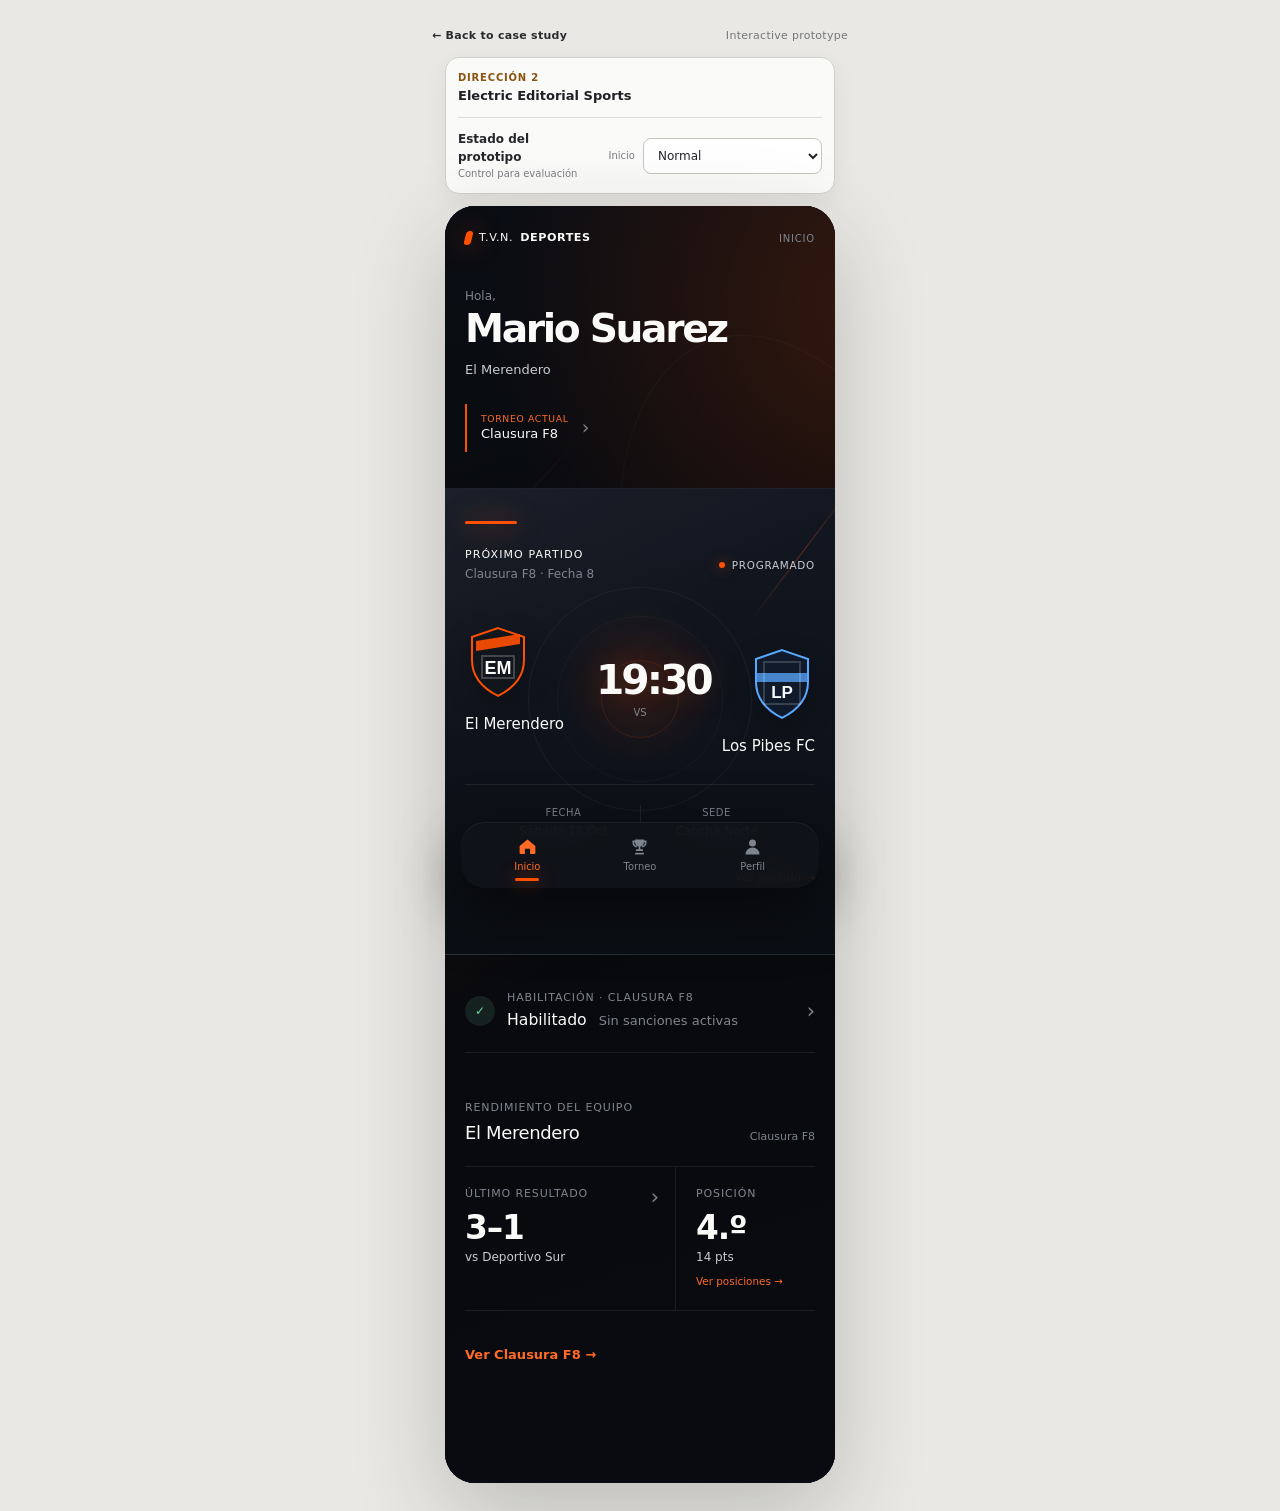
<file: prototypes/copateur/index.html>
<!doctype html>
<html lang="es-419">
  <head>
    <meta charset="utf-8">
    <meta name="viewport" content="width=device-width, initial-scale=1">
    <meta name="description" content="Dirección visual Electric Editorial Sports para el prototipo de Copateur Mobile.">
    <meta name="theme-color" content="#07090d">
    <title>Copateur Mobile — Electric Editorial Sports</title>
    <link rel="stylesheet" href="styles.css">
    <script src="script.js" defer></script>
  </head>
  <body class="direction-electric">
    <header class="portfolio-demo-bar" aria-label="Portfolio prototype controls">
      <a class="portfolio-return" href="../../cases/copateur/index.html">← Back to case study</a>
      <span>Interactive prototype</span>
    </header>

    <div class="prototype-stage">
      <aside class="reviewer-controls" aria-label="Estado del prototipo">
        <span class="direction-label"><small>Dirección 2</small><strong>Electric Editorial Sports</strong></span>
        <div class="reviewer-state">
          <span><strong>Estado del prototipo</strong><small>Control para evaluación</small></span>
          <label>
            <span>Inicio</span>
            <select id="home-state-control" data-action="switch-home-mode" aria-label="Estado de Inicio en el prototipo">
              <option value="normal">Normal</option>
              <option value="exception">Estado con sanción</option>
            </select>
          </label>
        </div>
      </aside>

      <div class="prototype-frame">
        <div id="app" class="app-shell">
          <main id="view" class="app-view" tabindex="-1"></main>
          <nav id="bottom-nav" class="bottom-nav" aria-label="Navegación principal"></nav>
        </div>
      </div>
    </div>

    <noscript>Este prototipo necesita JavaScript para navegar y cambiar de estado.</noscript>
  </body>
</html>
</file>
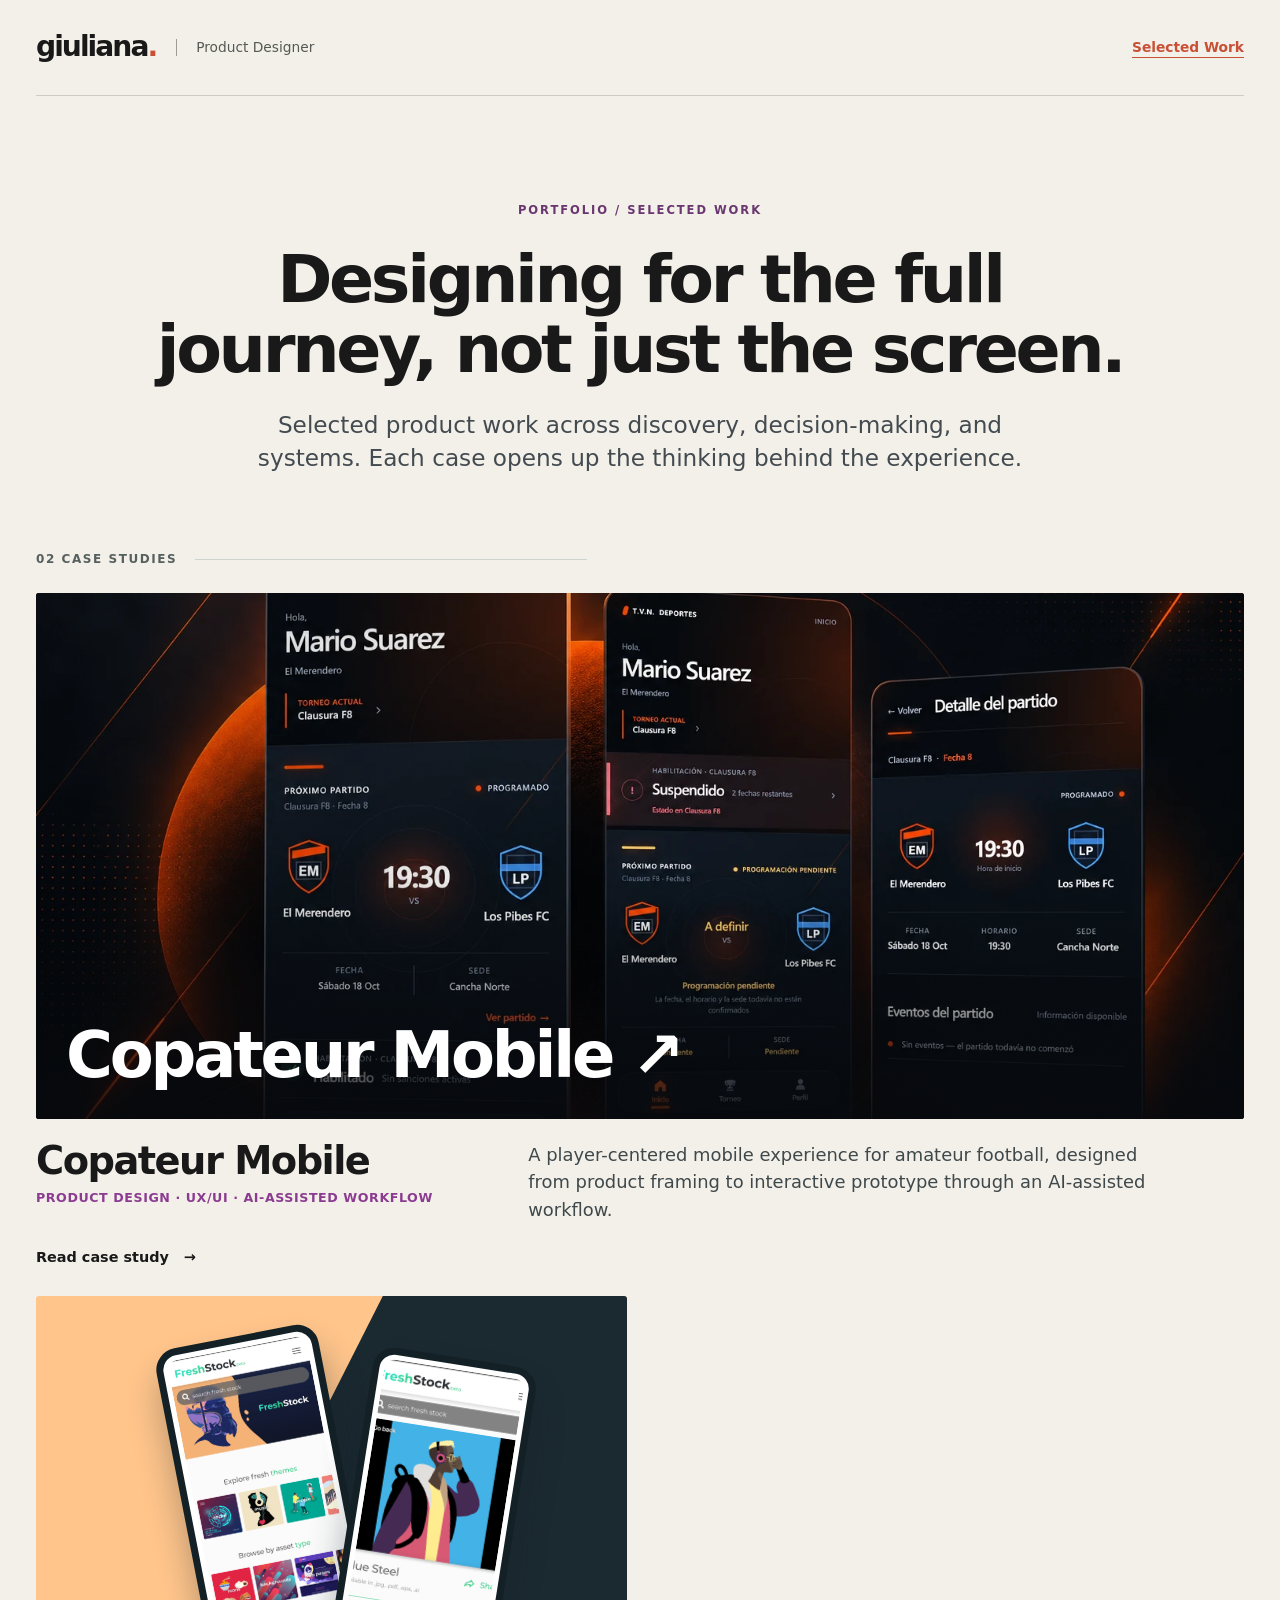
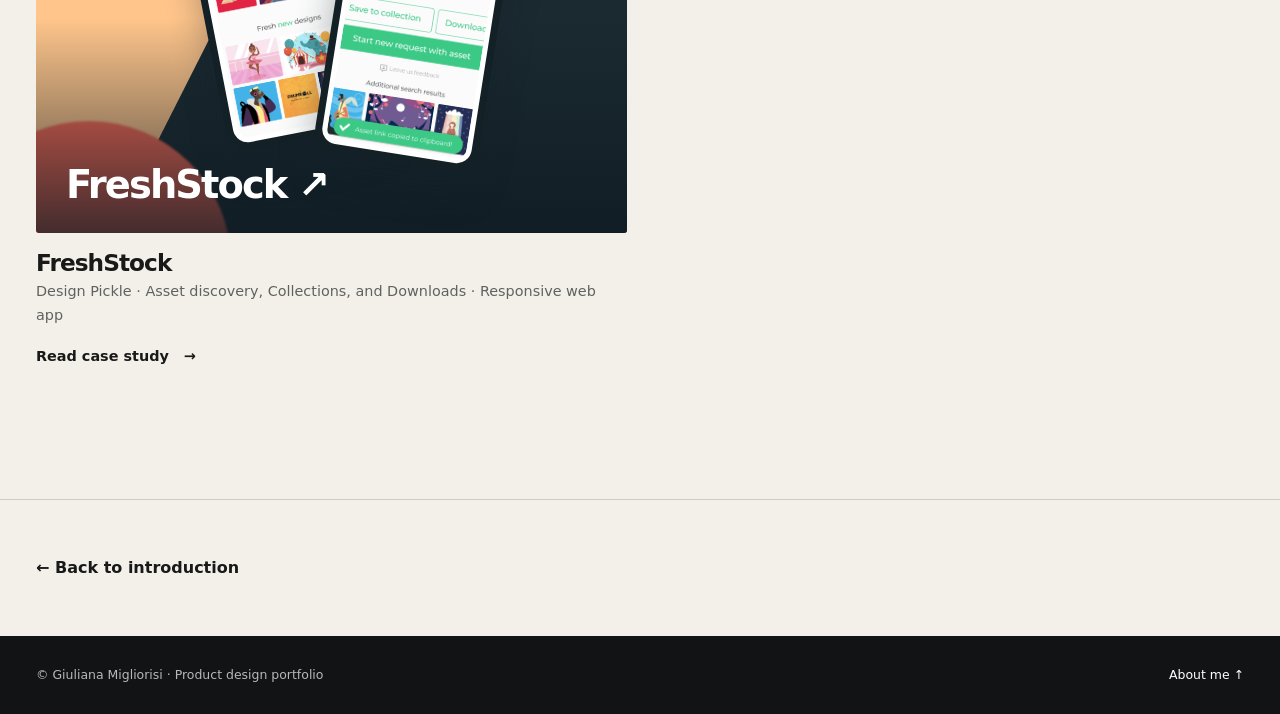
<file: selected-works.html>
<!doctype html>
<html lang="en">
<head>
  <meta charset="utf-8">
  <meta name="viewport" content="width=device-width, initial-scale=1">
  <meta name="theme-color" content="#f6f6f3">
  <meta name="description" content="Selected product design case studies by Giuliana Migliorisi.">
  <title>Selected Work — Giuliana Migliorisi</title>
  <link rel="stylesheet" href="assets/site.css">
  <style>
    .works-grid{align-items:start}
    .work-card--featured{grid-column:1/-1}
    .work-card--featured .copateur-cover{aspect-ratio:2.3/1;background:#07090d}
    .copateur-cover:before{inset:0;clip-path:none;background:linear-gradient(90deg,rgba(7,9,13,.18),transparent 56%);z-index:1}
    .copateur-cover:after{z-index:1;background:linear-gradient(0deg,rgba(7,9,13,.82),transparent 42%)}
    .copateur-cover img{position:absolute;inset:0;width:100%;height:100%;object-fit:cover;object-position:center 25%;transition:transform .4s ease}
    .work-card--featured:hover .copateur-cover img{transform:scale(1.018)}
    .work-card--featured .cover-title{font-size:clamp(2.25rem,5vw,5rem)}
    .featured-copy{display:grid;grid-template-columns:minmax(0,.72fr) minmax(280px,1.28fr);gap:clamp(28px,7vw,100px);align-items:start;margin-top:22px}
    .featured-copy h2{font-size:clamp(1.75rem,3vw,2.7rem);margin:0 0 7px}
    .work-card .project-category{font-size:.79rem;font-weight:760;letter-spacing:.045em;text-transform:uppercase;color:#8b3c91}
    .work-card .project-summary{max-width:650px;font-size:clamp(.98rem,1.4vw,1.16rem);line-height:1.55;color:#3f484b}
    .work-card--featured .open{margin-top:22px}
    .work-card--secondary{grid-column:1}
    @media(max-width:650px){
      .work-card--featured .copateur-cover{aspect-ratio:1.03}
      .copateur-cover img{object-position:center center}
      .featured-copy{grid-template-columns:1fr;gap:12px;margin-top:18px}
      .work-card--secondary{grid-column:auto}
    }
  </style>
</head>
<body>
  <a class="skip" href="#main">Skip to content</a>
  <header class="site-header"><div class="wrap header-inner"><a class="identity" href="index.html" aria-label="Giuliana Migliorisi, home"><span class="wordmark">giuliana<span>.</span></span><span class="role">Product Designer</span></a><nav class="main-nav" aria-label="Main navigation"><a href="selected-works.html" aria-current="page">Selected Work</a></nav></div></header>
  <main id="main">
    <section class="works-intro"><div class="wrap"><span class="eyebrow">Portfolio / Selected Work</span><h1>Designing for the full journey, not just the screen.</h1><p>Selected product work across discovery, decision-making, and systems. Each case opens up the thinking behind the experience.</p></div></section>
    <section class="works-area" aria-label="Case studies"><div class="wrap"><p class="work-count">02 case studies</p><div class="works-grid"><a class="work-card work-card--featured" href="cases/copateur/index.html" aria-label="Read Copateur Mobile case study"><div class="cover copateur-cover"><img src="assets/copateur-selected-work.webp" alt="Copateur Mobile interface showing the normal Home, suspended Player state, and Match Detail screens" width="1536" height="1024"><span class="cover-title">Copateur Mobile <span aria-hidden="true">↗</span></span></div><div class="featured-copy"><div><h2>Copateur Mobile</h2><p class="project-category">Product Design · UX/UI · AI-assisted workflow</p></div><p class="project-summary">A player-centered mobile experience for amateur football, designed from product framing to interactive prototype through an AI-assisted workflow.</p></div><span class="open">Read case study <span aria-hidden="true">→</span></span></a><a class="work-card work-card--secondary" href="cases/freshstock/index.html" aria-label="Read FreshStock case study"><div class="cover"><span class="orb" aria-hidden="true"></span><div class="mock-phone" aria-hidden="true"><img src="assets/freshstock-discovery.png" alt="" width="204" height="516"></div><div class="mock-phone" aria-hidden="true"><img src="assets/freshstock-detail.png" alt="" width="204" height="430"></div><span class="cover-title">FreshStock <span aria-hidden="true">↗</span></span></div><h2>FreshStock</h2><p>Design Pickle · Asset discovery, Collections, and Downloads · Responsive web app</p><span class="open">Read case study <span aria-hidden="true">→</span></span></a></div></div></section>
    <div class="back-home"><div class="wrap"><a href="index.html">← Back to introduction</a></div></div>
  </main>
  <footer class="footer"><div class="wrap footer-inner"><span>© Giuliana Migliorisi · Product design portfolio</span><a href="index.html">About me ↑</a></div></footer>
</body>
</html>
</file>
<file: assets/site.css>
:root {
  --ink: #191919;
  --muted: #5f625f;
  --paper: #f3f0e9;
  --paper-2: #ebe6dc;
  --white: #fffdf8;
  --line: #cfcbc0;
  --coral: #c94f35;
  --plum: #69366f;
  --night: #15181d;
  --mint: #5dd0a2;
  --max: 1320px;
}

* { box-sizing: border-box; }
html { scroll-behavior: smooth; }
body {
  margin: 0;
  overflow-x: hidden;
  background: var(--paper);
  color: var(--ink);
  font: 16px/1.62 Inter, ui-sans-serif, system-ui, -apple-system, BlinkMacSystemFont, "Segoe UI", sans-serif;
  -webkit-font-smoothing: antialiased;
}
img { display: block; max-width: 100%; }
figure, h1, h2, h3, p { margin-top: 0; }
a { color: inherit; }
h1, h2, h3 { line-height: 1.05; letter-spacing: -.05em; }
p { max-width: 66ch; }
a:focus-visible { outline: 3px solid #ad2863; outline-offset: 5px; }
.skip { position: fixed; top: -80px; left: 20px; z-index: 100; padding: 10px 15px; background: #fff; color: #111; }
.skip:focus { top: 18px; }
.wrap { width: min(var(--max), calc(100% - 72px)); margin-inline: auto; }
.eyebrow { margin: 0; font-size: .72rem; font-weight: 800; letter-spacing: .17em; line-height: 1.35; text-transform: uppercase; }

.site-header { position: relative; z-index: 20; background: var(--paper); }
.header-inner { min-height: 96px; display: flex; align-items: center; justify-content: space-between; gap: 28px; border-bottom: 1px solid var(--line); }
.identity { display: flex; align-items: center; gap: 20px; text-decoration: none; }
.wordmark { font-size: clamp(1.4rem, 2.2vw, 2rem); line-height: 1; font-weight: 780; letter-spacing: -.07em; }
.wordmark span { color: var(--coral); }
.role { max-width: 145px; padding-left: 19px; border-left: 1px solid #9d9c96; color: #555854; font-size: .86rem; line-height: 1.2; }
.main-nav { display: flex; align-items: center; gap: 32px; }
.main-nav a { font-size: .86rem; font-weight: 700; text-decoration: none; white-space: nowrap; }
.main-nav a:hover, .main-nav a[aria-current="page"] { color: var(--coral); text-decoration: underline; text-underline-offset: 5px; }

/* Home */
.home-hero { position: relative; min-height: min(760px, calc(100svh - 96px)); padding: clamp(68px, 8vh, 104px) 0 0; display: flex; flex-direction: column; overflow: hidden; }
.home-hero::before { content: ""; position: absolute; width: clamp(340px, 34vw, 610px); aspect-ratio: 1; right: clamp(-240px, -9vw, -100px); top: clamp(30px, 8vw, 110px); border: 1px solid rgba(105, 54, 111, .25); border-radius: 50%; box-shadow: 0 0 0 clamp(55px, 6vw, 105px) rgba(105, 54, 111, .035), 0 0 0 clamp(120px, 13vw, 225px) rgba(201, 79, 53, .03); pointer-events: none; }
.hero-layout { position: relative; z-index: 1; display: grid; grid-template-columns: minmax(0, 1.35fr) minmax(280px, .65fr); gap: clamp(52px, 8vw, 132px); align-items: center; }
.hero-copy .eyebrow { margin-bottom: 27px; color: var(--plum); }
.hero-copy h1 { max-width: 930px; margin-bottom: 28px; font-size: clamp(3.25rem, 5.5vw, 5.65rem); font-weight: 680; }
.hero-copy h1 em { color: var(--plum); font-style: normal; }
.hero-lead { max-width: 720px; margin-bottom: 33px; color: #414440; font-size: clamp(1.05rem, 1.35vw, 1.25rem); line-height: 1.58; letter-spacing: -.012em; }
.hero-actions { display: flex; flex-wrap: wrap; gap: 11px; margin-bottom: clamp(28px, 3.5vw, 52px); }
.button { display: inline-flex; align-items: center; justify-content: space-between; gap: 28px; min-height: 50px; padding: 12px 19px; border: 1px solid var(--ink); border-radius: 100px; font-size: .84rem; font-weight: 800; text-decoration: none; }
.button-primary { background: var(--ink); color: #fff; }
.button-primary:hover { background: var(--plum); border-color: var(--plum); }
.button-secondary:hover { background: var(--white); }
.hero-note { position: relative; align-self: stretch; min-height: 390px; margin: 0 0 clamp(30px, 3.5vw, 52px); padding: 29px; display: flex; flex-direction: column; background: var(--plum); color: #fff; }
.hero-note::after { content: "G"; position: absolute; right: 18px; top: -28px; color: rgba(255, 255, 255, .07); font-size: 14rem; font-weight: 800; line-height: 1; letter-spacing: -.12em; }
.hero-note-label { position: relative; z-index: 1; margin: 0; color: #dfcde1; font-size: .68rem; font-weight: 800; letter-spacing: .16em; text-transform: uppercase; }
.hero-note-statement { position: relative; z-index: 1; margin: auto 0 35px; font-size: clamp(1.65rem, 2.25vw, 2.45rem); font-weight: 620; line-height: 1.14; letter-spacing: -.045em; }
.hero-note-list { position: relative; z-index: 1; display: grid; }
.hero-note-list span { padding: 10px 0; border-top: 1px solid rgba(255, 255, 255, .28); color: #e8dfe9; font-size: .79rem; }
.hero-footer { position: relative; z-index: 2; margin-top: auto; min-height: 79px; display: grid; grid-template-columns: repeat(4, 1fr); align-items: center; border-top: 1px solid var(--line); }
.hero-footer span { min-height: 79px; padding: 0 22px; display: flex; align-items: center; border-left: 1px solid var(--line); color: #4e524e; font-size: .76rem; font-weight: 690; }
.hero-footer span:first-child { padding-left: 0; border-left: 0; }

.selected-work { padding: clamp(82px, 9vw, 138px) 0; background: var(--white); }
.section-heading { display: grid; grid-template-columns: 180px minmax(0, 1fr); gap: 5vw; align-items: start; margin-bottom: clamp(48px, 6vw, 82px); }
.section-heading > .eyebrow { padding-top: .75rem; color: var(--plum); }
.section-heading h2 { max-width: 940px; margin-bottom: 19px; font-size: clamp(2.35rem, 3.9vw, 4.2rem); font-weight: 660; }
.section-heading div > p { margin: 0; color: var(--muted); font-size: clamp(1rem, 1.2vw, 1.12rem); }
.project-stack { display: grid; gap: clamp(32px, 4vw, 54px); }
.project-feature { min-height: 550px; display: grid; grid-template-columns: minmax(330px, .78fr) minmax(0, 1.22fr); overflow: hidden; }
.project-copy { padding: clamp(34px, 5vw, 68px); display: flex; flex-direction: column; align-items: flex-start; }
.project-index { margin: 0; font-size: .69rem; font-weight: 800; letter-spacing: .15em; text-transform: uppercase; }
.project-copy h3 { margin: auto 0 12px; font-size: clamp(2.5rem, 4.1vw, 4.5rem); font-weight: 670; }
.project-meta { margin: 0 0 17px; font-size: .74rem; font-weight: 800; letter-spacing: .07em; line-height: 1.4; text-transform: uppercase; }
.project-summary { margin: 0 0 29px; font-size: clamp(.98rem, 1.2vw, 1.1rem); line-height: 1.58; }
.project-link { display: inline-flex; align-items: center; gap: 30px; padding-bottom: 4px; border-bottom: 1px solid currentColor; font-size: .84rem; font-weight: 800; text-decoration: none; }
.project-link:hover { gap: 38px; }
.project-media { position: relative; min-width: 0; display: block; overflow: hidden; }
.project-copateur { background: var(--night); color: #fff; }
.project-copateur .project-index, .project-copateur .project-meta { color: #ff8150; }
.project-copateur .project-summary { color: #c8c9ca; }
.copateur-media img { width: 100%; height: 100%; object-fit: cover; object-position: center; transition: transform .4s ease; }
.copateur-media:hover img { transform: scale(1.018); }
.project-freshstock { grid-template-columns: minmax(0, 1.18fr) minmax(330px, .82fr); background: #e6f3e9; color: #17252b; }
.project-freshstock .project-index, .project-freshstock .project-meta { color: #176e51; }
.freshstock-media { min-height: 550px; background: #efbf83; }
.freshstock-shape { position: absolute; width: 82%; aspect-ratio: 1; left: -18%; top: 4%; border-radius: 50%; background: #193047; }
.freshstock-shape::after { content: ""; position: absolute; width: 46%; aspect-ratio: 1; right: -38%; bottom: -14%; border-radius: 50%; background: #ef6656; }
.freshstock-phone { position: absolute; z-index: 2; width: min(31%, 214px); overflow: hidden; border: 7px solid #17252b; border-radius: 25px; background: #fff; box-shadow: 0 28px 50px rgba(23, 37, 43, .24); transition: transform .35s ease; }
.freshstock-phone img { width: 100%; height: 100%; object-fit: cover; object-position: top; }
.freshstock-phone-one { height: 475px; left: 23%; top: 36px; transform: rotate(-6deg); }
.freshstock-phone-two { height: 430px; right: 18%; bottom: 24px; transform: rotate(7deg); }
.freshstock-media:hover .freshstock-phone-one { transform: rotate(-3deg) translateY(-5px); }
.freshstock-media:hover .freshstock-phone-two { transform: rotate(4deg) translateY(-5px); }
.project-status { position: absolute; z-index: 3; right: 24px; top: 23px; width: 96px; aspect-ratio: 1; display: grid; place-items: center; border-radius: 50%; background: #f6df70; color: #17252b; font-size: .6rem; font-weight: 850; letter-spacing: .08em; line-height: 1.25; text-align: center; text-transform: uppercase; transform: rotate(8deg); }
.all-work-link { min-height: 64px; padding-top: 18px; display: flex; justify-content: space-between; align-items: center; gap: 25px; border-top: 1px solid var(--line); }
.all-work-link > span { color: var(--muted); font-size: .78rem; text-transform: uppercase; letter-spacing: .1em; }
.text-link { display: inline-flex; gap: 22px; align-items: center; padding-bottom: 3px; border-bottom: 1px solid currentColor; font-size: .85rem; font-weight: 800; text-decoration: none; }
.text-link:hover { color: var(--coral); }

.about-section { overflow: hidden; padding: clamp(82px, 9vw, 140px) 0; background: var(--paper-2); border-top: 1px solid var(--line); }
.about-grid { display: grid; grid-template-columns: minmax(320px, .85fr) minmax(0, 1.15fr); gap: clamp(54px, 9vw, 140px); align-items: center; }
.portrait { position: relative; margin: 0; isolation: isolate; }
.portrait::before { content: ""; position: absolute; z-index: -2; width: 108%; aspect-ratio: 1; top: -15%; right: -18%; border-radius: 48% 52% 56% 44% / 42% 39% 61% 58%; background: #cbb4d2; transform: rotate(12deg); }
.portrait-frame { position: relative; z-index: 1; aspect-ratio: 4 / 4.45; overflow: hidden; background: #e7e4dd; box-shadow: 16px 16px 0 rgba(105, 54, 111, .16), 28px 28px 0 rgba(255, 253, 248, .74); }
.portrait-frame::after { content: ""; position: absolute; inset: 0; border: 1px solid rgba(25, 25, 25, .13); pointer-events: none; }
.portrait img { width: 100%; height: 100%; object-fit: cover; object-position: 50% 38%; }
.about-copy .eyebrow { margin-bottom: 26px; color: var(--plum); }
.about-copy h2 { max-width: 780px; margin-bottom: 30px; font-size: clamp(2.45rem, 4.4vw, 4.65rem); font-weight: 650; }
.about-copy > p:not(.eyebrow) { max-width: 660px; margin-bottom: 18px; color: #424642; font-size: clamp(1rem, 1.2vw, 1.12rem); }

.capabilities { position: relative; overflow: hidden; padding: clamp(76px, 8vw, 122px) 0; background: radial-gradient(circle at 8% 18%, rgba(105, 54, 111, .06), transparent 23%), var(--paper); border-top: 1px solid var(--line); }
.capabilities::before { content: ""; position: absolute; width: clamp(260px, 30vw, 500px); aspect-ratio: 1; right: -16%; bottom: -42%; border: 1px solid rgba(105, 54, 111, .16); border-radius: 50%; box-shadow: 0 0 0 52px rgba(105, 54, 111, .035); }
.capabilities-layout { position: relative; z-index: 1; display: grid; grid-template-columns: minmax(260px, .72fr) minmax(0, 1.28fr); gap: clamp(50px, 8vw, 124px); align-items: start; }
.capabilities-layout > div:first-child { padding: 9px 0 11px 24px; border-left: 3px solid var(--coral); }
.capabilities .eyebrow { margin-bottom: 22px; color: var(--plum); }
.capabilities h2 { max-width: 470px; margin: 0; font-size: clamp(2.25rem, 3.55vw, 3.8rem); font-weight: 650; }
.capability-list { position: relative; border-top: 2px solid #8f8a80; }
.capability-list::before { content: "PROCESS / 04"; position: absolute; right: 0; top: -25px; color: var(--plum); font-size: .61rem; font-weight: 800; letter-spacing: .14em; }
.capability-list article { display: grid; grid-template-columns: 46px 145px 1fr; gap: 22px; align-items: baseline; padding: 25px 0; border-bottom: 1px solid var(--line); }
.capability-list span { color: var(--coral); font-size: .69rem; font-weight: 800; }
.capability-list h3 { margin: 0; font-size: 1.15rem; font-weight: 680; }
.capability-list p { margin: 0; color: var(--muted); font-size: .91rem; line-height: 1.55; }

.home-closing { position: relative; overflow: hidden; padding: clamp(78px, 8vw, 120px) 0; background: radial-gradient(circle at 79% 22%, rgba(255, 255, 255, .11), transparent 19%), linear-gradient(120deg, #69366f 0%, #603267 65%, #4c2a55 100%); color: #fff; }
.home-closing::before { content: ""; position: absolute; width: clamp(360px, 42vw, 700px); aspect-ratio: 1; right: -18%; top: -54%; border: 1px solid rgba(255, 255, 255, .22); border-radius: 50%; box-shadow: 0 0 0 54px rgba(255, 255, 255, .035), 0 0 0 126px rgba(255, 255, 255, .025); }
.home-closing::after { content: ""; position: absolute; left: 7%; bottom: -1px; width: 110px; height: 4px; background: var(--mint); }
.closing-layout { position: relative; z-index: 1; display: grid; grid-template-columns: 180px minmax(0, 1fr); gap: 5vw; }
.closing-layout > .eyebrow { padding-top: .8rem; color: #dccbdf; }
.closing-layout h2 { max-width: 900px; margin-bottom: 34px; font-size: clamp(2.6rem, 4.7vw, 5rem); font-weight: 640; }
.closing-support { max-width: 670px; margin: -12px 0 30px; color: #eadfeb; font-size: clamp(1rem, 1.2vw, 1.12rem); line-height: 1.55; }
.closing-links { display: flex; flex-wrap: wrap; gap: 10px; }
.closing-links a { min-width: 210px; padding: 12px 17px; display: inline-flex; align-items: center; justify-content: space-between; gap: 25px; border: 1px solid rgba(255, 255, 255, .5); border-radius: 100px; font-size: .82rem; font-weight: 780; text-decoration: none; }
.closing-links a:hover { background: #fff; color: var(--plum); }

.footer { padding: 29px 0; background: #111315; color: #b7b9b7; }
.footer-inner { display: flex; justify-content: space-between; align-items: center; gap: 20px; flex-wrap: wrap; font-size: .78rem; }
.footer a { color: #fff; text-decoration: none; }
.footer a:hover { text-decoration: underline; text-underline-offset: 4px; }

/* Selected works page */
.works-intro { padding: 100px 0 75px; text-align: center; }
.works-intro .eyebrow { color: var(--plum); }
.works-intro h1 { max-width: 1020px; margin: 23px auto; font-size: clamp(2.6rem, 5.2vw, 5rem); font-weight: 680; }
.works-intro > .wrap > p { margin: 0 auto; max-width: 830px; color: #434b50; font-size: clamp(1.1rem, 1.9vw, 1.45rem); line-height: 1.45; }
.works-area { padding-bottom: 130px; }
.work-count { display: flex; align-items: center; gap: 18px; margin: 0 0 24px; color: #56605f; font-size: .75rem; font-weight: 750; letter-spacing: .13em; text-transform: uppercase; }
.work-count::after { content: ""; height: 1px; background: #cdd3ce; flex: 1; }
.works-grid { display: grid; grid-template-columns: repeat(2, minmax(0, 1fr)); gap: 26px; }
.work-card { display: block; min-width: 0; text-decoration: none; }
.work-card:focus-visible { outline-offset: 8px; }
.work-card .cover { position: relative; aspect-ratio: 1.1; overflow: hidden; display: flex; align-items: center; justify-content: center; border-radius: 3px; background: #ffc58b; }
.cover::before { content: ""; position: absolute; inset: -15%; background: #1b2931; clip-path: polygon(62% 0, 100% 0, 100% 100%, 16% 100%); }
.cover::after { content: ""; position: absolute; inset: 0; background: linear-gradient(0deg, #0d1a22c5, transparent 40%); pointer-events: none; }
.cover .orb { position: absolute; left: -15%; bottom: -32%; width: 48%; aspect-ratio: 1; border-radius: 50%; background: #fc6955; filter: blur(1px); }
.mock-phone { position: absolute; z-index: 1; top: 7%; left: 26%; width: 28%; height: 76%; padding: 5px; overflow: hidden; border: 7px solid #132126; border-radius: 22px; background: #fff; box-shadow: 0 24px 35px #14212b55; transform: rotate(-11deg); transition: transform .28s; }
.mock-phone + .mock-phone { top: 11%; left: 52%; transform: rotate(9deg); }
.mock-phone img { width: 100%; height: 100%; object-fit: cover; object-position: top; border-radius: 10px; }
.cover-title { position: absolute; z-index: 2; left: 30px; right: 30px; bottom: 27px; color: #fff; font-size: clamp(1.7rem, 3vw, 3.1rem); font-weight: 700; line-height: 1.12; letter-spacing: -.05em; }
.work-card:hover .mock-phone { transform: rotate(-7deg) translateY(-7px); }
.work-card:hover .mock-phone + .mock-phone { transform: rotate(5deg) translateY(-7px); }
.work-card h2 { margin: 18px 0 5px; font-size: 1.45rem; letter-spacing: -.04em; }
.work-card p { margin: 0; color: var(--muted); font-size: .9rem; }
.work-card .open { display: inline-flex; align-items: center; gap: 15px; margin-top: 18px; font-size: .9rem; font-weight: 760; }
.works-note { margin: 45px 0 0; color: var(--muted); font-size: .9rem; }
.back-home { padding: 55px 0; border-top: 1px solid var(--line); }
.back-home a { font-weight: 750; text-decoration: none; }
.back-home a:hover { text-decoration: underline; }

@media (max-width: 1050px) {
  .home-hero { min-height: auto; padding-top: 70px; }
  .hero-layout { grid-template-columns: 1fr; }
  .hero-copy { max-width: 900px; }
  .hero-note { width: min(100%, 620px); min-height: 300px; }
  .hero-footer { margin-top: 68px; grid-template-columns: 1fr 1fr; }
  .hero-footer span:nth-child(3) { padding-left: 0; border-left: 0; border-top: 1px solid var(--line); }
  .hero-footer span:nth-child(4) { border-top: 1px solid var(--line); }
  .project-feature, .project-freshstock { grid-template-columns: 1fr; }
  .project-copy { min-height: 390px; }
  .project-freshstock .freshstock-media { order: 2; }
  .about-grid { gap: 54px; }
}

@media (max-width: 760px) {
  .wrap { width: min(var(--max), calc(100% - 34px)); }
  .header-inner { min-height: 76px; }
  .identity { gap: 10px; }
  .wordmark { font-size: 1.42rem; }
  .role { padding-left: 10px; font-size: .7rem; }
  .main-nav { gap: 14px; }
  .main-nav a { font-size: .73rem; }
  .home-hero { padding-top: 54px; }
  .home-hero::before { right: -250px; }
  .hero-layout { gap: 42px; }
  .hero-copy h1 { font-size: clamp(2.7rem, 12.5vw, 4.2rem); line-height: 1.02; }
  .hero-lead { font-size: 1rem; }
  .hero-actions { display: grid; }
  .button { width: 100%; }
  .hero-note { min-height: 280px; padding: 24px; }
  .hero-note::after { font-size: 11rem; }
  .hero-footer { margin-top: 52px; grid-template-columns: 1fr; }
  .hero-footer span, .hero-footer span:nth-child(3), .hero-footer span:nth-child(4) { min-height: 54px; padding: 0; border-left: 0; border-top: 1px solid var(--line); }
  .section-heading, .closing-layout { grid-template-columns: 1fr; gap: 22px; }
  .section-heading > .eyebrow, .closing-layout > .eyebrow { padding-top: 0; }
  .section-heading h2 { font-size: clamp(2.2rem, 10vw, 3rem); }
  .project-feature { min-height: 0; }
  .project-copy { min-height: 365px; padding: 30px 25px; }
  .project-copy h3 { font-size: clamp(2.5rem, 13vw, 3.6rem); }
  .project-media, .freshstock-media { min-height: 380px; }
  .copateur-media img { position: absolute; inset: 0; }
  .freshstock-phone { width: 34%; border-width: 5px; border-radius: 19px; }
  .freshstock-phone-one { height: 330px; left: 15%; top: 30px; }
  .freshstock-phone-two { height: 310px; right: 13%; bottom: 18px; }
  .project-status { right: 12px; top: 12px; width: 76px; font-size: .5rem; }
  .all-work-link { align-items: flex-start; flex-direction: column; }
  .about-grid { grid-template-columns: 1fr; gap: 42px; }
  .portrait-frame { aspect-ratio: 1 / 1.05; }
  .about-copy h2 { font-size: clamp(2.35rem, 10.5vw, 3.25rem); }
  .capabilities-layout { grid-template-columns: 1fr; gap: 40px; }
  .capability-list article { grid-template-columns: 36px 1fr; gap: 10px 16px; }
  .capability-list p { grid-column: 2; }
  .closing-layout h2 { font-size: clamp(2.5rem, 11vw, 3.8rem); }
  .closing-links { display: grid; }
  .footer-inner { display: block; }
  .footer-inner span { display: block; margin-bottom: 7px; }
  .works-intro { padding: 76px 0 54px; }
  .works-intro h1 { font-size: clamp(2.55rem, 11vw, 4rem); }
  .works-grid { grid-template-columns: 1fr; }
  .works-area { padding-bottom: 80px; }
  .work-card .cover { aspect-ratio: 1.02; }
  .cover-title { left: 22px; bottom: 23px; }
}

@media (max-width: 410px) {
  .role { display: none; }
  .main-nav a { font-size: .7rem; }
  .hero-copy h1 { font-size: 2.75rem; }
  .project-media, .freshstock-media { min-height: 350px; }
  .freshstock-phone-one { left: 10%; }
  .freshstock-phone-two { right: 9%; }
}

@media (prefers-reduced-motion: reduce) {
  html { scroll-behavior: auto; }
  *, *::before, *::after { transition: none !important; }
}
</file>
<file: prototypes/copateur/styles.css>
:root {
  color-scheme: dark;

  /* Brand */
  --color-brand-primary: #ff4f00;
  --color-brand-primary-hover: #ff6b24;
  --color-brand-primary-soft: rgb(255 79 0 / 16%);

  /* Background */
  --color-bg-app: #07090d;
  --color-bg-surface: #0e1117;
  --color-bg-surface-elevated: #151923;
  --color-bg-subtle: #1b202b;

  /* Text */
  --color-text-primary: #fafaf8;
  --color-text-secondary: #c8cbd1;
  --color-text-muted: #7f858f;
  --color-text-inverse: #111318;

  /* Border */
  --color-border-subtle: rgb(255 255 255 / 8%);
  --color-border-strong: rgb(255 255 255 / 17%);

  /* Semantic */
  --color-success: #74d9a2;
  --color-success-soft: rgb(116 217 162 / 12%);
  --color-warning: #e8c56b;
  --color-warning-soft: rgb(232 197 107 / 13%);
  --color-danger: #ff7c86;
  --color-danger-soft: rgb(255 124 134 / 14%);
  --color-completed: #aeb4bd;
  --color-completed-soft: rgb(174 180 189 / 12%);
  --color-card-yellow: #f1cb57;
  --color-card-red: #ec6672;

  /* Typography */
  --font-family-base: system-ui, -apple-system, BlinkMacSystemFont, "Segoe UI", sans-serif;
  --font-size-display: 2rem;
  --font-size-heading-lg: 1.5rem;
  --font-size-heading-md: 1.125rem;
  --font-size-body-md: 0.9375rem;
  --font-size-body-sm: 0.8125rem;
  --font-size-metadata: 0.75rem;
  --font-size-label: 0.6875rem;
  --line-height-tight: 1.12;
  --line-height-body: 1.5;

  /* Spacing */
  --space-1: 4px;
  --space-2: 8px;
  --space-3: 12px;
  --space-4: 16px;
  --space-5: 20px;
  --space-6: 24px;
  --space-7: 28px;
  --space-8: 32px;
  --space-10: 40px;
  --space-12: 48px;

  /* Radius */
  --radius-sm: 8px;
  --radius-md: 14px;
  --radius-lg: 20px;
  --radius-xl: 28px;

  /* Elevation */
  --elevation-surface: 0 18px 44px rgb(0 0 0 / 24%);
  --elevation-nav: 0 20px 60px rgb(0 0 0 / 58%), inset 0 1px 0 rgb(255 255 255 / 6%);
  --elevation-marker: 0 14px 26px rgb(0 0 0 / 24%), inset 0 1px 0 rgb(255 255 255 / 8%);
  --elevation-brand-glow: 0 24px 72px rgb(255 79 0 / 13%);

  /* Motion */
  --motion-fast: 140ms;
  --motion-standard: 220ms;
  --motion-ease: cubic-bezier(0.2, 0.75, 0.25, 1);
}

* {
  box-sizing: border-box;
}

html {
  background: #e9e8e4;
}

body {
  margin: 0;
  background: #e9e8e4;
  color: var(--color-text-primary);
  font-family: var(--font-family-base);
  font-size: 16px;
  line-height: var(--line-height-body);
}

.portfolio-demo-bar {
  display: flex;
  align-items: center;
  justify-content: space-between;
  gap: var(--space-3);
  width: min(100% - 24px, 420px);
  margin: var(--space-3) auto 0;
  padding: 0 2px;
  color: #747579;
  font-size: var(--font-size-label);
  letter-spacing: 0.025em;
}

.portfolio-return {
  color: #292a2e;
  font-weight: 650;
  text-decoration: none;
  text-underline-offset: 4px;
}

.portfolio-return:hover {
  text-decoration: underline;
}

.portfolio-return:focus-visible {
  outline: 3px solid var(--color-brand-primary);
  outline-offset: 4px;
}

button,
select {
  font: inherit;
}

button {
  color: inherit;
  touch-action: manipulation;
}

button,
select,
[tabindex] {
  outline-offset: 3px;
}

button:focus-visible,
select:focus-visible,
[tabindex]:focus-visible {
  outline: 3px solid var(--color-brand-primary-hover);
}

button:disabled {
  cursor: not-allowed;
  opacity: 0.5;
}

h1,
h2,
h3,
p {
  margin-top: 0;
}

/* Presentation environment */

.prototype-stage {
  width: min(100%, 420px);
  margin: 0 auto;
}

.reviewer-controls {
  display: flex;
  align-items: center;
  justify-content: space-between;
  gap: var(--space-3);
  width: min(100% - 24px, 390px);
  margin: var(--space-3) auto;
  padding: 9px 11px;
  border: 1px solid #d0cec8;
  border-radius: var(--radius-md);
  background: rgb(255 255 255 / 78%);
  color: #5f6064;
  box-shadow: 0 8px 24px rgb(31 32 34 / 6%);
  font-size: var(--font-size-label);
}

.reviewer-controls > span strong,
.reviewer-controls > span small {
  display: block;
}

.reviewer-controls > span strong {
  color: #25262a;
  font-size: var(--font-size-metadata);
  font-weight: 600;
}

.reviewer-controls > span small,
.reviewer-controls label > span {
  color: #7c7d81;
  font-size: 0.625rem;
}

.reviewer-controls label {
  display: flex;
  align-items: center;
  gap: var(--space-2);
}

.reviewer-controls select {
  min-height: 36px;
  padding: 5px 30px 5px 10px;
  border: 1px solid #c7c5bf;
  border-radius: var(--radius-sm);
  background: #fff;
  color: #242529;
  font-size: var(--font-size-metadata);
}

.prototype-frame {
  width: min(100%, 390px);
  min-height: 100vh;
  margin: 0 auto;
  overflow: hidden;
  background: var(--color-bg-app);
}

.app-shell {
  min-height: 100vh;
  background: var(--color-bg-app);
}

.app-view {
  min-height: calc(100vh - 72px);
  padding: var(--space-6) var(--space-5) 104px;
  background:
    radial-gradient(circle at 92% 2%, rgb(255 90 31 / 11%), transparent 25%),
    var(--color-bg-app);
}

/* Shared typography */

.eyebrow,
.field-label,
.section-kicker,
.status-label {
  display: block;
  margin: 0 0 var(--space-1);
  color: var(--color-text-muted);
  font-size: var(--font-size-label);
  font-weight: 500;
  letter-spacing: 0.08em;
  line-height: 1.25;
  text-transform: uppercase;
}

.help-text,
.muted,
.status-note {
  color: var(--color-text-muted);
  font-size: var(--font-size-body-sm);
}

/* Home header */

.home-header {
  margin: calc(var(--space-6) * -1) calc(var(--space-5) * -1) 0;
  padding: var(--space-6) var(--space-5) var(--space-5);
}

.brand-lockup {
  display: flex;
  align-items: center;
  justify-content: space-between;
}

.brand-wordmark {
  display: inline-flex;
  align-items: center;
  gap: 7px;
  color: var(--color-text-primary);
  font-size: 0.78rem;
  font-weight: 500;
  letter-spacing: 0.025em;
}

.brand-wordmark > span {
  width: 9px;
  height: 9px;
  background: var(--color-brand-primary);
  border-radius: 3px;
  box-shadow: 0 0 20px rgb(255 90 31 / 70%);
  transform: rotate(12deg);
}

.brand-wordmark strong {
  font-weight: 650;
}

.home-label {
  color: var(--color-text-muted);
  font-size: var(--font-size-label);
  font-weight: 500;
}

.home-identity {
  margin-top: var(--space-8);
}

.greeting {
  margin-bottom: 2px;
  color: var(--color-text-secondary);
  font-size: var(--font-size-body-sm);
  font-weight: 400;
}

.home-identity h1 {
  margin-bottom: 0;
  font-size: var(--font-size-display);
  font-weight: 600;
  letter-spacing: -0.04em;
  line-height: var(--line-height-tight);
}

.player-team {
  margin: 5px 0 0;
  color: var(--color-text-muted);
  font-size: var(--font-size-body-sm);
}

.tournament-context {
  display: inline-flex;
  align-items: center;
  gap: 10px;
  min-height: 46px;
  margin-top: var(--space-5);
  padding: 7px 34px 7px 11px;
  border: 1px solid var(--color-border-subtle);
  border-radius: 999px;
  background: rgb(255 255 255 / 4%);
  color: var(--color-text-primary);
  cursor: pointer;
  position: relative;
  text-align: left;
  transition: background var(--motion-fast) var(--motion-ease), border-color var(--motion-fast) var(--motion-ease);
}

.tournament-context:hover {
  border-color: var(--color-border-strong);
  background: var(--color-brand-primary-soft);
}

.tournament-dot {
  flex: 0 0 8px;
  width: 8px;
  height: 8px;
  background: var(--color-brand-primary);
  border-radius: 50%;
  box-shadow: 0 0 16px rgb(255 90 31 / 55%);
}

.tournament-context > span:nth-child(2) {
  display: grid;
  gap: 1px;
}

.tournament-context small {
  color: var(--color-text-muted);
  font-size: 0.58rem;
  font-weight: 500;
  letter-spacing: 0.07em;
  line-height: 1.15;
  text-transform: uppercase;
}

.tournament-context strong {
  font-size: var(--font-size-body-sm);
  font-weight: 500;
  line-height: 1.2;
}

.context-chevron {
  position: absolute;
  top: 50%;
  right: 11px;
  color: var(--color-brand-primary-hover);
  font-size: 1.2rem;
  transform: translateY(-50%);
}

/* Home composition */

.home-content {
  margin: 0;
}

.home-stack {
  display: grid;
  gap: 0;
}

/* Match Hero */

.match-feature {
  width: 100%;
  margin-top: var(--space-3);
  padding: 0;
  overflow: hidden;
  border: 0;
  border-radius: var(--radius-xl);
  background:
    radial-gradient(circle at 84% 12%, rgb(255 90 31 / 14%), transparent 35%),
    linear-gradient(145deg, #1b2028 0%, #12151a 74%);
  box-shadow: var(--elevation-surface), var(--elevation-brand-glow);
  cursor: pointer;
  text-align: left;
  transition: transform var(--motion-standard) var(--motion-ease), box-shadow var(--motion-standard) var(--motion-ease);
}

.match-feature:hover {
  box-shadow: 0 22px 52px rgb(0 0 0 / 30%), 0 24px 64px rgb(255 90 31 / 12%);
  transform: translateY(-2px);
}

.match-feature article {
  position: relative;
  padding: var(--space-6);
}

.match-feature article::before {
  display: block;
  width: 36px;
  height: 4px;
  margin-bottom: var(--space-5);
  background: var(--color-brand-primary);
  border-radius: 999px;
  box-shadow: 0 0 18px rgb(255 90 31 / 50%);
  content: "";
}

.match-feature.is-pending {
  background:
    radial-gradient(circle at 84% 12%, rgb(242 198 109 / 13%), transparent 35%),
    linear-gradient(145deg, #1a1e24 0%, #12151a 74%);
}

.match-feature.is-pending article::before {
  background: var(--color-warning);
  box-shadow: 0 0 18px rgb(242 198 109 / 35%);
}

.match-feature-head,
.performance-heading,
.eligibility-action article,
.eligibility-line,
.screen-header,
.context-row,
.section-heading,
.card-heading,
.match-teams,
.score-row,
.list-row,
.detail-row,
.compact-stats,
.segmented,
.matchday-selector,
.subnav {
  display: flex;
}

.match-feature-head {
  align-items: center;
  justify-content: space-between;
  gap: var(--space-3);
}

.match-feature .section-kicker {
  color: var(--color-text-primary);
  font-size: var(--font-size-metadata);
  font-weight: 550;
}

.matchday-label {
  margin: 3px 0 0;
  color: var(--color-text-muted);
  font-size: var(--font-size-label);
  font-weight: 400;
}

.matchup {
  display: grid;
  grid-template-columns: minmax(0, 1fr) auto minmax(0, 1fr);
  align-items: start;
  gap: var(--space-3);
  margin-top: var(--space-8);
}

.team-side {
  display: grid;
  justify-items: start;
  gap: var(--space-3);
  min-width: 0;
}

.team-side.away-team {
  justify-items: end;
  text-align: right;
}

.team-marker {
  display: grid;
  width: 52px;
  height: 56px;
  place-items: center;
  border: 1px solid var(--color-border-strong);
  border-radius: 15px 15px 20px 20px;
  background: linear-gradient(145deg, #2a3039, #1b1f26);
  color: var(--color-text-secondary);
  font-size: var(--font-size-metadata);
  font-weight: 650;
  letter-spacing: 0.04em;
  box-shadow: inset 0 1px 0 rgb(255 255 255 / 7%);
}

.away-team .team-marker {
  background: linear-gradient(145deg, #30281f, #201b18);
  color: #f0c69d;
}

.team-side strong {
  max-width: 116px;
  font-size: 0.9rem;
  font-weight: 550;
  line-height: 1.25;
}

.match-center {
  display: grid;
  justify-items: center;
  gap: var(--space-1);
  min-width: 64px;
  padding-top: var(--space-3);
}

.match-center strong {
  max-width: 88px;
  font-size: 1.85rem;
  font-weight: 700;
  letter-spacing: -0.055em;
  line-height: 1;
  text-align: center;
}

.is-pending .match-center strong {
  font-size: 1.05rem;
  font-weight: 600;
  letter-spacing: -0.02em;
  line-height: 1.05;
}

.match-center span {
  color: var(--color-text-muted);
  font-size: 0.625rem;
  font-weight: 500;
  text-transform: uppercase;
}

.pending-summary {
  display: grid;
  gap: 2px;
  margin-top: var(--space-6);
  padding: var(--space-3) var(--space-4);
  border-radius: var(--radius-md);
  background: var(--color-warning-soft);
}

.pending-summary strong {
  color: var(--color-warning);
  font-size: var(--font-size-body-sm);
  font-weight: 550;
}

.pending-summary span {
  color: var(--color-text-secondary);
  font-size: var(--font-size-label);
}

.match-details {
  display: flex;
  align-items: stretch;
  flex-wrap: wrap;
  gap: var(--space-3);
  margin-top: var(--space-6);
  padding-top: var(--space-4);
  border-top: 1px solid var(--color-border-subtle);
}

.match-details > span:not(.detail-divider) {
  display: grid;
  flex: 1;
  gap: 2px;
  min-width: 100px;
}

.match-details small {
  color: var(--color-text-muted);
  font-size: 0.625rem;
  font-weight: 500;
  letter-spacing: 0.05em;
  text-transform: uppercase;
}

.match-details strong {
  color: var(--color-text-secondary);
  font-size: var(--font-size-metadata);
  font-weight: 500;
}

.detail-divider {
  width: 1px;
  background: var(--color-border-subtle);
}

.match-details .pending-time {
  flex-basis: 100%;
  padding-top: var(--space-3);
  border-top: 1px solid var(--color-border-subtle);
}

.match-feature.is-pending .match-details strong {
  color: var(--color-warning);
}

.open-cue {
  display: block;
  margin-top: var(--space-5);
  color: var(--color-brand-primary-hover);
  font-size: var(--font-size-metadata);
  font-weight: 550;
  text-align: right;
}

/* Eligibility status */

.eligibility-action {
  width: 100%;
  margin-top: var(--space-3);
  padding: 0;
  border: 0;
  background: transparent;
  cursor: pointer;
  text-align: left;
}

.eligibility-action article {
  align-items: center;
  gap: var(--space-3);
  min-height: 74px;
  padding: var(--space-4) var(--space-1);
  border-bottom: 1px solid var(--color-border-subtle);
}

.status-icon {
  display: grid;
  flex: 0 0 30px;
  width: 30px;
  height: 30px;
  place-items: center;
  border-radius: 50%;
  background: var(--color-success-soft);
  color: var(--color-success);
  font-size: var(--font-size-metadata);
  font-weight: 650;
}

.eligibility-copy {
  min-width: 0;
  flex: 1;
}

.eligibility-line {
  align-items: baseline;
  flex-wrap: wrap;
  gap: 2px var(--space-3);
}

.eligibility-line h2 {
  margin: 0;
  font-size: 0.98rem;
  font-weight: 550;
}

.eligibility-line span {
  color: var(--color-text-muted);
  font-size: var(--font-size-body-sm);
  font-weight: 400;
}

.row-arrow {
  color: var(--color-text-muted);
  font-size: 1.3rem;
  line-height: 1;
}

.eligibility-action.is-exception {
  margin: var(--space-3) 0 var(--space-1);
  border-radius: var(--radius-lg);
  background:
    radial-gradient(circle at 90% 10%, rgb(255 129 124 / 12%), transparent 44%),
    var(--color-danger-soft);
}

.eligibility-action.is-exception article {
  min-height: 108px;
  padding: var(--space-5);
  border: 0;
}

.eligibility-action.is-exception .status-icon {
  width: 34px;
  height: 34px;
  flex-basis: 34px;
  background: rgb(255 129 124 / 16%);
  color: var(--color-danger);
}

.eligibility-action.is-exception .eligibility-line h2 {
  color: var(--color-text-primary);
  font-size: 1.3rem;
  font-weight: 650;
  letter-spacing: -0.025em;
}

.scope-label {
  margin: var(--space-2) 0 0;
  color: var(--color-danger);
  font-size: var(--font-size-label);
  font-weight: 500;
}

/* Team performance */

.team-performance {
  padding-top: var(--space-10);
}

.performance-heading {
  align-items: end;
  justify-content: space-between;
  gap: var(--space-3);
  padding-bottom: var(--space-2);
}

.performance-heading h2 {
  margin: 0;
  font-size: var(--font-size-heading-md);
  font-weight: 550;
  letter-spacing: -0.02em;
}

.performance-heading > span {
  color: var(--color-text-muted);
  font-size: var(--font-size-label);
}

.performance-actions {
  display: block;
}

.result-action,
.standing-action {
  display: grid;
  grid-template-columns: 76px 1fr auto;
  align-items: center;
  gap: var(--space-3);
  width: 100%;
  min-height: 78px;
  padding: var(--space-3) 0;
  border: 0;
  border-bottom: 1px solid var(--color-border-subtle);
  background: transparent;
  cursor: pointer;
  text-align: left;
}

.result-action:hover,
.standing-action:hover {
  background: rgb(255 255 255 / 2%);
}

.result-summary,
.standing-summary {
  display: flex;
  align-items: baseline;
  gap: 9px;
}

.result-summary strong,
.standing-summary strong {
  font-size: 1.35rem;
  font-weight: 650;
  letter-spacing: -0.035em;
}

.result-summary span,
.standing-summary span {
  color: var(--color-text-secondary);
  font-size: var(--font-size-body-sm);
}

.standing-link-label {
  color: var(--color-brand-primary-hover);
  font-size: 0.65rem;
  font-weight: 500;
  white-space: nowrap;
}

.tournament-link {
  min-height: 48px;
  margin-top: var(--space-3);
  padding: 0;
  border: 0;
  background: transparent;
  color: var(--color-brand-primary-hover);
  cursor: pointer;
  font-size: var(--font-size-body-sm);
  font-weight: 550;
  text-align: left;
}

/* Status labels */

.status-chip {
  display: inline-flex;
  align-items: center;
  min-height: 25px;
  padding: 4px 8px;
  border: 0;
  border-radius: 999px;
  background: var(--color-bg-subtle);
  color: var(--color-text-secondary);
  font-size: 0.625rem;
  font-weight: 550;
  letter-spacing: 0.045em;
  line-height: 1;
  text-transform: uppercase;
  white-space: nowrap;
}

.status-chip.success {
  background: var(--color-success-soft);
  color: var(--color-success);
}

.status-chip.pending {
  background: var(--color-warning-soft);
  color: var(--color-warning);
}

.status-chip.danger {
  background: var(--color-danger-soft);
  color: var(--color-danger);
}

.status-chip.completed {
  background: var(--color-completed-soft);
  color: var(--color-completed);
}

.status-chip.scheduled {
  background: var(--color-brand-primary-soft);
  color: var(--color-brand-primary-hover);
}

/* Shared navigation */

.bottom-nav {
  position: fixed;
  z-index: 5;
  bottom: 12px;
  left: 50%;
  display: grid;
  grid-template-columns: repeat(3, 1fr);
  width: min(calc(100% - 24px), 366px);
  min-height: 70px;
  padding: 5px 10px max(5px, env(safe-area-inset-bottom));
  transform: translateX(-50%);
  border: 1px solid var(--color-border-subtle);
  border-radius: 22px;
  background: rgb(24 28 34 / 88%);
  box-shadow: var(--elevation-nav);
  backdrop-filter: blur(18px);
}

.bottom-nav[hidden] {
  display: none;
}

.nav-button {
  position: relative;
  display: grid;
  min-height: 58px;
  padding: 6px 4px;
  place-items: center;
  align-content: center;
  gap: 3px;
  border: 0;
  background: transparent;
  color: var(--color-text-muted);
  cursor: pointer;
  font-size: 0.66rem;
  font-weight: 500;
}

.nav-button[aria-current="page"] {
  color: var(--color-brand-primary-hover);
}

.nav-button[aria-current="page"]::after {
  position: absolute;
  bottom: 2px;
  left: 50%;
  width: 18px;
  height: 3px;
  background: var(--color-brand-primary);
  border-radius: 999px;
  box-shadow: 0 0 13px rgb(255 90 31 / 55%);
  content: "";
  transform: translateX(-50%);
}

.nav-symbol {
  display: block;
  width: 21px;
  height: 21px;
}

.nav-symbol svg {
  width: 100%;
  height: 100%;
  fill: currentColor;
}

/* Basic styling for screens awaiting full visual refinement */

.screen-header {
  align-items: center;
  gap: var(--space-3);
  margin-bottom: var(--space-5);
}

.screen-header h1,
.section-heading h2,
.card-heading h2,
.card-heading h3 {
  margin: 0;
}

.screen-header h1 {
  font-size: var(--font-size-heading-lg);
  font-weight: 600;
  letter-spacing: -0.025em;
}

.back-button,
.text-button,
.segment-button,
.matchday-button,
.list-button,
.card-button,
.context-link,
.standings-link {
  border: 1px solid var(--color-border-subtle);
  border-radius: var(--radius-sm);
  background: var(--color-bg-surface);
  color: var(--color-text-primary);
  cursor: pointer;
}

.back-button,
.text-button {
  min-height: 40px;
  padding: 8px 10px;
}

.back-button {
  border-color: var(--color-border-strong);
  background: transparent;
  font-size: var(--font-size-body-sm);
}

.text-button {
  text-align: left;
}

.context-card,
.card,
.status-panel,
.data-section,
.selector-panel,
.empty-state {
  margin-bottom: var(--space-3);
  padding: var(--space-4);
  border: 1px solid var(--color-border-subtle);
  border-radius: var(--radius-md);
  background: var(--color-bg-surface);
}

.context-row {
  align-items: end;
  justify-content: space-between;
  gap: var(--space-3);
}

.context-card p,
.card p,
.status-panel p,
.data-section p {
  margin-bottom: var(--space-1);
}

.context-link {
  max-width: 170px;
  padding: 8px 10px;
  text-align: right;
}

.context-link .field-label {
  display: block;
}

.tournament-select {
  min-height: 42px;
  max-width: 160px;
  padding: 8px 30px 8px 10px;
  border: 1px solid var(--color-border-strong);
  border-radius: var(--radius-sm);
  background: var(--color-bg-subtle);
  color: var(--color-text-primary);
}

.stack,
.list {
  display: grid;
  gap: var(--space-3);
}

.card-button,
.list-button {
  width: 100%;
  padding: 0;
  text-align: left;
}

.card-button .card,
.list-button .list-row {
  margin: 0;
  border: 0;
}

.match-card h2 {
  margin: 3px 0 12px;
  font-size: 1.25rem;
  font-weight: 600;
  line-height: 1.2;
}

.match-teams {
  align-items: center;
  justify-content: space-between;
  gap: var(--space-2);
  padding: 12px 0;
  border-block: 1px solid var(--color-border-subtle);
  font-weight: 550;
}

.match-teams span:nth-child(2) {
  color: var(--color-text-muted);
  font-size: var(--font-size-label);
}

.match-meta,
.details-grid {
  display: grid;
  grid-template-columns: repeat(2, minmax(0, 1fr));
  gap: var(--space-2);
  margin-top: var(--space-3);
}

.meta-item,
.stat-cell {
  min-width: 0;
  padding: 10px;
  border-radius: var(--radius-sm);
  background: var(--color-bg-subtle);
}

.meta-item strong,
.stat-cell strong {
  display: block;
  margin-top: 3px;
  font-weight: 550;
}

.status-panel.exception {
  background: var(--color-danger-soft);
}

.status-name {
  margin: 0;
  font-size: 1.2rem;
  font-weight: 600;
}

.compact-stats {
  gap: var(--space-2);
  margin-top: var(--space-2);
}

.compact-stats .stat-cell {
  flex: 1;
}

.standings-link {
  flex: 1.3;
  display: grid;
  grid-template-columns: repeat(2, 1fr);
  gap: 5px 10px;
  min-width: 0;
  padding: 8px;
  text-align: left;
}

.standings-link small {
  grid-column: 1 / -1;
  color: var(--color-brand-primary-hover);
}

.match-state-summary {
  margin-bottom: var(--space-3);
  padding: var(--space-4);
  border-radius: var(--radius-md);
  background: var(--color-bg-surface-elevated);
}

.match-state-summary h2,
.match-state-summary p {
  margin-bottom: var(--space-1);
}

.match-state-summary.completed {
  background: var(--color-completed-soft);
}

.match-state-summary.pending {
  background: var(--color-warning-soft);
}

.section-heading,
.card-heading {
  align-items: center;
  justify-content: space-between;
  gap: var(--space-2);
  margin-bottom: var(--space-2);
}

.section-heading h2,
.card-heading h2 {
  font-size: var(--font-size-heading-md);
  font-weight: 600;
}

.segmented,
.subnav,
.matchday-selector {
  gap: var(--space-1);
  overflow-x: auto;
  padding: 2px 2px 10px;
}

.segment-button,
.matchday-button {
  min-height: 40px;
  padding: 8px 10px;
  white-space: nowrap;
}

.segment-button[aria-selected="true"],
.matchday-button[aria-pressed="true"] {
  border-color: var(--color-brand-primary);
  background: var(--color-brand-primary-soft);
  color: var(--color-brand-primary-hover);
}

.list {
  padding: 0;
  margin: 0;
  list-style: none;
}

.list-row,
.detail-row {
  align-items: center;
  justify-content: space-between;
  gap: var(--space-3);
  padding: 12px 11px;
  border-bottom: 1px solid var(--color-border-subtle);
}

.list-main {
  min-width: 0;
}

.list-main strong,
.list-main span {
  display: block;
}

.list-main span,
.row-meta {
  margin-top: 3px;
  color: var(--color-text-muted);
  font-size: var(--font-size-body-sm);
}

.table-wrap {
  overflow-x: auto;
  border: 1px solid var(--color-border-subtle);
  border-radius: var(--radius-md);
  background: var(--color-bg-surface);
}

.standings-table {
  width: 100%;
  border-collapse: collapse;
  font-size: var(--font-size-body-sm);
}

.standings-table th,
.standings-table td {
  padding: 10px 7px;
  border-bottom: 1px solid var(--color-border-subtle);
  text-align: left;
}

.standings-table th:not(:nth-child(2)),
.standings-table td:not(:nth-child(2)) {
  text-align: center;
}

.standings-table tr.is-team {
  background: var(--color-brand-primary-soft);
  color: var(--color-text-primary);
  font-weight: 600;
}

.score-row {
  align-items: center;
  justify-content: center;
  gap: var(--space-4);
  margin: var(--space-4) 0 0;
  font-size: 1.9rem;
  font-weight: 700;
}

.events-list {
  padding-left: 20px;
}

.events-list li {
  margin-bottom: var(--space-2);
}

/* Direction 2 — Electric Editorial Sports */

.direction-electric .reviewer-controls {
  display: grid;
  gap: var(--space-3);
  padding: var(--space-3);
}

.direction-electric .direction-label {
  display: grid;
  gap: 1px;
  padding-bottom: var(--space-3);
  border-bottom: 1px solid #dedbd4;
}

.direction-electric .direction-label small {
  color: #8c520f;
  font-size: 0.625rem;
  font-weight: 600;
  letter-spacing: 0.08em;
  text-transform: uppercase;
}

.direction-electric .direction-label strong {
  color: #1f2024;
  font-size: var(--font-size-body-sm);
  font-weight: 600;
}

.direction-electric .reviewer-state {
  display: flex;
  align-items: center;
  justify-content: space-between;
  gap: var(--space-3);
}

.direction-electric .reviewer-state > span strong,
.direction-electric .reviewer-state > span small {
  display: block;
}

.direction-electric .reviewer-state > span strong {
  color: #25262a;
  font-size: var(--font-size-metadata);
  font-weight: 600;
}

.direction-electric .reviewer-state > span small {
  color: #7c7d81;
  font-size: 0.625rem;
}

.direction-electric .app-view {
  position: relative;
  isolation: isolate;
  overflow: hidden;
  background:
    radial-gradient(circle at 112% 8%, rgb(255 79 0 / 18%), transparent 31%),
    radial-gradient(circle at -18% 48%, rgb(255 79 0 / 7%), transparent 28%),
    linear-gradient(160deg, #0a0d13 0%, var(--color-bg-app) 42%, #090b10 100%);
}

.direction-electric .app-view::before {
  position: absolute;
  z-index: -1;
  inset: 120px -130px auto auto;
  width: 330px;
  height: 560px;
  border: 1px solid rgb(255 255 255 / 3%);
  border-radius: 50%;
  content: "";
  transform: rotate(-18deg);
}

.direction-electric .app-view::after {
  position: absolute;
  z-index: -1;
  top: 330px;
  left: -92px;
  width: 270px;
  height: 1px;
  background: linear-gradient(90deg, transparent, rgb(255 79 0 / 22%), transparent);
  content: "";
  transform: rotate(-47deg);
}

.direction-electric .home-header {
  padding-bottom: var(--space-7);
}

.direction-electric .brand-wordmark {
  font-size: 0.7rem;
  letter-spacing: 0.05em;
}

.direction-electric .brand-wordmark > span {
  width: 7px;
  height: 14px;
  border-radius: 999px;
  box-shadow: 0 0 26px rgb(255 79 0 / 76%);
  transform: skew(-14deg);
}

.direction-electric .home-label {
  font-size: 0.625rem;
  letter-spacing: 0.08em;
  text-transform: uppercase;
}

.direction-electric .home-identity {
  margin-top: var(--space-10);
}

.direction-electric .greeting {
  margin-bottom: var(--space-1);
  color: var(--color-text-muted);
  font-size: var(--font-size-metadata);
}

.direction-electric .home-identity h1 {
  max-width: none;
  margin-bottom: 0;
  font-size: clamp(2rem, 10vw, 2.45rem);
  font-weight: 600;
  letter-spacing: -0.06em;
  line-height: 1;
  white-space: nowrap;
}

.direction-electric .home-identity h1 span {
  display: inline;
  margin: 0;
  color: inherit;
  font-size: inherit;
  font-weight: inherit;
  letter-spacing: inherit;
}

.direction-electric .player-team {
  margin-top: var(--space-3);
  color: var(--color-text-secondary);
  font-size: var(--font-size-body-sm);
}

.direction-electric .tournament-context {
  gap: var(--space-3);
  min-height: 48px;
  margin-top: var(--space-6);
  padding: 5px 32px 5px 14px;
  border: 0;
  border-left: 2px solid var(--color-brand-primary);
  border-radius: 0;
  background: transparent;
}

.direction-electric .tournament-context:hover {
  border-color: var(--color-brand-primary-hover);
  background: linear-gradient(90deg, var(--color-brand-primary-soft), transparent 74%);
}

.direction-electric .tournament-dot {
  display: none;
}

.direction-electric .tournament-context small {
  color: var(--color-brand-primary-hover);
}

.direction-electric .context-chevron {
  color: var(--color-text-muted);
}

.direction-electric .match-feature {
  width: calc(100% + (var(--space-5) * 2));
  margin: var(--space-2) calc(var(--space-5) * -1) 0;
  overflow: hidden;
  border-block: 1px solid var(--color-border-subtle);
  border-radius: 0;
  background:
    radial-gradient(circle at 50% 42%, rgb(255 79 0 / 14%), transparent 24%),
    linear-gradient(150deg, rgb(255 255 255 / 4%), transparent 38%),
    linear-gradient(180deg, #121721 0%, #0b0e14 100%);
  box-shadow: none;
}

.direction-electric .match-feature:hover {
  box-shadow: none;
  transform: none;
}

.direction-electric .match-feature article {
  min-height: 465px;
  padding: var(--space-8) var(--space-5) var(--space-7);
}

.direction-electric .match-feature article::before {
  width: 52px;
  height: 3px;
  margin-bottom: var(--space-6);
  box-shadow: 0 0 26px rgb(255 79 0 / 70%);
}

.direction-electric .hero-orbit {
  position: absolute;
  top: 98px;
  left: 50%;
  width: 224px;
  height: 224px;
  border: 1px solid rgb(255 255 255 / 5%);
  border-radius: 50%;
  transform: translateX(-50%);
}

.direction-electric .hero-orbit::before,
.direction-electric .hero-orbit::after {
  position: absolute;
  border: 1px solid rgb(255 255 255 / 3%);
  border-radius: 50%;
  content: "";
}

.direction-electric .hero-orbit::before {
  inset: 28px;
}

.direction-electric .hero-orbit::after {
  inset: 72px;
  border-color: rgb(255 79 0 / 14%);
}

.direction-electric .hero-slash {
  position: absolute;
  top: 62px;
  right: -58px;
  width: 180px;
  height: 1px;
  background: linear-gradient(90deg, transparent, rgb(255 79 0 / 38%), transparent);
  transform: rotate(-53deg);
}

.direction-electric .match-feature-head,
.direction-electric .matchup,
.direction-electric .pending-summary,
.direction-electric .match-details,
.direction-electric .open-cue {
  position: relative;
  z-index: 1;
}

.direction-electric .match-feature .section-kicker {
  font-size: var(--font-size-label);
  font-weight: 500;
  letter-spacing: 0.1em;
  text-transform: uppercase;
}

.direction-electric .matchday-label {
  margin-top: var(--space-1);
  font-size: var(--font-size-metadata);
}

.direction-electric .match-status {
  display: inline-flex;
  align-items: center;
  gap: 7px;
  color: var(--color-text-secondary);
  font-size: 0.65rem;
  font-weight: 500;
  letter-spacing: 0.07em;
  text-transform: uppercase;
}

.direction-electric .match-status i {
  width: 6px;
  height: 6px;
  background: var(--color-brand-primary);
  border-radius: 50%;
  box-shadow: 0 0 14px rgb(255 79 0 / 72%);
}

.direction-electric .match-status.pending {
  color: var(--color-warning);
}

.direction-electric .match-status.pending i {
  background: var(--color-warning);
  box-shadow: 0 0 14px rgb(232 197 107 / 42%);
}

.direction-electric .matchup {
  align-items: center;
  margin-top: 52px;
}

.direction-electric .team-side {
  gap: var(--space-4);
}

.direction-electric .team-side:first-child {
  transform: translateY(-10px);
}

.direction-electric .away-team {
  transform: translateY(12px);
}

.direction-electric .team-marker {
  display: grid;
  place-items: center;
  width: 66px;
  height: 74px;
  overflow: visible;
  border: 0;
  border-radius: 0;
  background: transparent;
  box-shadow: none;
}

.direction-electric .team-marker::before {
  display: none;
}

.direction-electric .away-team .team-marker {
  background: transparent;
}

.direction-electric .team-side strong {
  max-width: 120px;
  font-size: var(--font-size-body-md);
  font-weight: 500;
}

.direction-electric .match-center {
  min-width: 88px;
  padding-top: 0;
}

.direction-electric .match-center strong {
  font-size: 2.55rem;
  font-weight: 700;
  letter-spacing: -0.075em;
  text-shadow: 0 0 34px rgb(255 79 0 / 20%);
}

.direction-electric .is-pending .match-center strong {
  max-width: 76px;
  color: var(--color-warning);
  font-size: 1.08rem;
  font-weight: 600;
  letter-spacing: -0.03em;
}

.direction-electric .pending-summary {
  margin-top: var(--space-10);
  padding: 0;
  background: transparent;
  text-align: center;
}

.direction-electric .pending-summary strong {
  color: var(--color-warning);
  font-size: var(--font-size-body-sm);
  font-weight: 500;
}

.direction-electric .pending-summary span {
  max-width: 260px;
  margin: 2px auto 0;
  color: var(--color-text-muted);
}

.direction-electric .match-details {
  justify-content: center;
  gap: var(--space-5);
  margin-top: var(--space-10);
  padding-top: var(--space-5);
  text-align: center;
}

.direction-electric .match-details > span:not(.detail-divider) {
  flex: 0 1 auto;
  min-width: 112px;
}

.direction-electric .match-details small {
  font-weight: 400;
}

.direction-electric .match-details strong {
  font-weight: 400;
}

.direction-electric .match-details .pending-time {
  flex-basis: auto;
  padding-top: 0;
  border-top: 0;
}

.direction-electric .open-cue {
  margin-top: var(--space-7);
  font-weight: 500;
}

.direction-electric .eligibility-action {
  margin-top: var(--space-6);
}

.direction-electric .eligibility-action article {
  min-height: 68px;
  padding: var(--space-3) 0 var(--space-5);
}

.direction-electric .eligibility-line h2 {
  font-weight: 500;
}

.direction-electric .eligibility-action.is-exception {
  width: calc(100% + (var(--space-5) * 2));
  margin: var(--space-3) calc(var(--space-5) * -1) 0;
  border-radius: 0;
  background:
    linear-gradient(90deg, rgb(255 124 134 / 13%), transparent 78%),
    rgb(255 255 255 / 2%);
}

.direction-electric .eligibility-action.is-exception article {
  position: relative;
  min-height: 120px;
  padding: var(--space-6) var(--space-5);
}

.direction-electric .eligibility-action.is-exception article::before {
  position: absolute;
  inset: var(--space-5) auto var(--space-5) 0;
  width: 3px;
  background: var(--color-danger);
  border-radius: 999px;
  box-shadow: 0 0 18px rgb(255 124 134 / 42%);
  content: "";
}

.direction-electric .eligibility-action.is-exception .status-icon {
  background: transparent;
  box-shadow: inset 0 0 0 1px rgb(255 124 134 / 28%);
}

.direction-electric .eligibility-action.is-exception .eligibility-line h2 {
  font-size: 1.45rem;
  font-weight: 600;
}

.direction-electric .team-performance {
  padding-top: var(--space-12);
}

.direction-electric .performance-heading {
  padding-bottom: var(--space-5);
}

.direction-electric .performance-heading h2 {
  font-weight: 500;
}

.direction-electric .performance-actions {
  display: grid;
  grid-template-columns: 1.2fr 0.8fr;
  border-block: 1px solid var(--color-border-subtle);
}

.direction-electric .result-action,
.direction-electric .standing-action {
  position: relative;
  display: flex;
  align-items: flex-start;
  flex-direction: column;
  gap: var(--space-2);
  min-height: 142px;
  padding: var(--space-5) var(--space-4) var(--space-5) 0;
  border: 0;
}

.direction-electric .standing-action {
  padding-left: var(--space-5);
  border-left: 1px solid var(--color-border-subtle);
}

.direction-electric .result-summary,
.direction-electric .standing-summary {
  align-items: flex-start;
  flex-direction: column;
  gap: 3px;
}

.direction-electric .result-summary strong,
.direction-electric .standing-summary strong {
  font-size: 2.05rem;
  font-weight: 700;
  line-height: 1;
}

.direction-electric .result-summary span,
.direction-electric .standing-summary span {
  font-size: var(--font-size-metadata);
}

.direction-electric .result-action .row-arrow {
  position: absolute;
  top: var(--space-5);
  right: var(--space-4);
}

.direction-electric .standing-link-label {
  margin-top: auto;
}

.direction-electric .tournament-link {
  margin-top: var(--space-5);
}

.direction-electric .bottom-nav {
  width: min(calc(100% - 32px), 358px);
  min-height: 66px;
  border: 0;
  border-radius: 24px;
  background: rgb(16 19 25 / 90%);
  box-shadow: var(--elevation-nav);
}

.direction-electric .nav-button {
  min-height: 56px;
  font-size: 0.62rem;
  font-weight: 500;
}

.direction-electric .nav-button[aria-current="page"]::after {
  width: 24px;
  background: var(--color-brand-primary);
  box-shadow: 0 0 17px rgb(255 79 0 / 78%);
}

/* Selected direction rollout — shared sports language */

.team-badge {
  display: inline-block;
  flex: 0 0 auto;
  object-fit: contain;
  filter: drop-shadow(0 8px 14px rgb(0 0 0 / 24%));
}

.team-badge.xs {
  width: 24px;
  height: 28px;
}

.team-badge.sm {
  width: 34px;
  height: 38px;
}

.team-badge.md {
  width: 42px;
  height: 47px;
}

.team-badge.lg {
  width: 58px;
  height: 65px;
}

.team-badge.hero {
  width: 64px;
  height: 72px;
}

.team-badge-fallback {
  display: inline-grid;
  place-items: center;
  border: 1px solid var(--color-border-strong);
  border-radius: 10px 10px 16px 16px;
  background: var(--color-bg-subtle);
  color: var(--color-text-secondary);
  font-size: var(--font-size-label);
  font-weight: 600;
}

.card-stats {
  display: inline-flex;
  align-items: center;
  gap: var(--space-4);
  color: var(--color-text-secondary);
  font-variant-numeric: tabular-nums;
}

.card-stat {
  display: inline-flex;
  align-items: center;
  gap: 7px;
  min-width: 32px;
}

.stat-card-icon {
  display: inline-block;
  width: 10px;
  height: 14px;
  border-radius: 2px;
  box-shadow: 0 2px 5px rgb(0 0 0 / 28%);
  transform: rotate(-4deg);
}

.stat-card-icon.yellow {
  background: var(--color-card-yellow);
}

.stat-card-icon.red {
  background: var(--color-card-red);
}

.direction-electric .screen-header {
  position: relative;
  min-height: 56px;
  margin: 0 0 var(--space-8);
  padding-bottom: var(--space-4);
  border-bottom: 1px solid var(--color-border-subtle);
}

.direction-electric .screen-header::after {
  position: absolute;
  bottom: -1px;
  left: 0;
  width: 34px;
  height: 2px;
  background: var(--color-brand-primary);
  box-shadow: 0 0 14px rgb(255 79 0 / 55%);
  content: "";
}

.direction-electric .screen-header h1 {
  font-size: 1.65rem;
  font-weight: 600;
  letter-spacing: -0.045em;
}

.direction-electric .back-button {
  min-height: 44px;
  padding: 8px 10px 8px 0;
  border: 0;
  background: transparent;
  color: var(--color-text-secondary);
  font-weight: 500;
}

.direction-electric .context-card,
.direction-electric .selector-panel,
.direction-electric .data-section,
.direction-electric .status-panel,
.direction-electric .card,
.direction-electric .empty-state {
  border: 0;
  background: transparent;
}

.direction-electric .context-card {
  margin-bottom: var(--space-7);
  padding: 0;
}

.direction-electric .context-row {
  align-items: center;
}

.context-player {
  display: flex;
  align-items: center;
  gap: var(--space-3);
  min-width: 0;
}

.context-player > span,
.context-player strong,
.context-player small {
  display: block;
}

.context-player strong {
  overflow: hidden;
  font-size: var(--font-size-body-md);
  font-weight: 600;
  text-overflow: ellipsis;
  white-space: nowrap;
}

.context-player small {
  color: var(--color-text-muted);
}

.tournament-switcher {
  display: grid;
  gap: var(--space-1);
  justify-items: end;
}

.direction-electric .tournament-select {
  min-height: 44px;
  padding: 7px 28px 7px 10px;
  border: 0;
  border-bottom: 1px solid var(--color-brand-primary);
  border-radius: 0;
  background: transparent;
  color: var(--color-text-primary);
  font-size: var(--font-size-body-sm);
  font-weight: 500;
}

.direction-electric .tournament-select option {
  background: var(--color-bg-surface-elevated);
}

.direction-electric .context-card > .help-text {
  margin: var(--space-3) 0 0 46px;
}

.direction-electric .segmented,
.direction-electric .subnav,
.direction-electric .matchday-selector {
  gap: var(--space-5);
  margin: 0 calc(var(--space-5) * -1) var(--space-7);
  padding: 0 var(--space-5) var(--space-2);
  border-bottom: 1px solid var(--color-border-subtle);
}

.direction-electric .segment-button,
.direction-electric .matchday-button {
  position: relative;
  min-height: 44px;
  padding: 8px 0;
  border: 0;
  border-radius: 0;
  background: transparent;
  color: var(--color-text-muted);
  font-size: var(--font-size-body-sm);
  font-weight: 500;
}

.direction-electric .segment-button[aria-selected="true"],
.direction-electric .matchday-button[aria-pressed="true"] {
  background: transparent;
  color: var(--color-text-primary);
}

.direction-electric .segment-button[aria-selected="true"]::after,
.direction-electric .matchday-button[aria-pressed="true"]::after {
  position: absolute;
  right: 0;
  bottom: -9px;
  left: 0;
  height: 2px;
  background: var(--color-brand-primary);
  box-shadow: 0 0 12px rgb(255 79 0 / 54%);
  content: "";
}

.direction-electric .section-heading {
  align-items: end;
  margin-bottom: var(--space-5);
}

.direction-electric .section-heading h2 {
  font-size: 1.25rem;
  font-weight: 600;
  letter-spacing: -0.035em;
}

.direction-electric .help-text {
  color: var(--color-text-muted);
  font-size: var(--font-size-metadata);
}

.direction-electric .list {
  gap: 0;
}

.direction-electric .list > li {
  border-bottom: 1px solid var(--color-border-subtle);
}

.direction-electric .list-button {
  border: 0;
  border-radius: 0;
  background: transparent;
}

.direction-electric .list-button:hover {
  background: rgb(255 255 255 / 3%);
}

.fixture-button {
  display: grid;
  gap: var(--space-3);
  padding: var(--space-5) 0;
}

.fixture-row {
  display: grid;
  grid-template-columns: minmax(0, 1fr) auto;
  align-items: center;
  gap: var(--space-4);
}

.fixture-teams {
  display: grid;
  gap: var(--space-2);
  min-width: 0;
}

.fixture-teams > span {
  display: flex;
  align-items: center;
  gap: var(--space-3);
  min-width: 0;
}

.fixture-teams strong {
  overflow: hidden;
  font-size: var(--font-size-body-sm);
  font-weight: 500;
  text-overflow: ellipsis;
  white-space: nowrap;
}

.fixture-result {
  display: grid;
  gap: var(--space-2);
  justify-items: end;
}

.fixture-result > strong {
  font-size: 1.25rem;
  font-weight: 700;
  letter-spacing: -0.04em;
}

.fixture-meta {
  margin-left: 36px;
  color: var(--color-text-muted);
  font-size: var(--font-size-metadata);
}

.direction-electric .status-chip {
  min-height: auto;
  padding: 4px 7px;
  border: 1px solid currentColor;
  border-radius: 999px;
  background: transparent;
  font-size: 0.58rem;
  font-weight: 500;
  letter-spacing: 0.04em;
  text-transform: uppercase;
}

.direction-electric .table-wrap {
  overflow: hidden;
  border: 0;
  border-radius: 0;
  background: transparent;
}

.direction-electric .standings-table {
  font-size: var(--font-size-body-sm);
}

.direction-electric .standings-table th {
  padding: var(--space-3) var(--space-2);
  color: var(--color-text-muted);
  font-size: 0.625rem;
  font-weight: 500;
  letter-spacing: 0.07em;
  text-transform: uppercase;
}

.direction-electric .standings-table td {
  height: 58px;
  padding: var(--space-2);
}

.direction-electric .standings-table td strong {
  font-weight: 600;
}

.direction-electric .standings-table tr.is-team {
  background: linear-gradient(90deg, var(--color-brand-primary-soft), transparent 92%);
  box-shadow: inset 2px 0 0 var(--color-brand-primary);
  color: var(--color-text-primary);
}

.table-team {
  display: flex;
  align-items: center;
  gap: var(--space-2);
  min-width: 0;
}

.table-team > span {
  overflow: hidden;
  text-overflow: ellipsis;
  white-space: nowrap;
}

.player-list .player-row {
  display: flex;
  align-items: center;
  gap: var(--space-3);
  min-height: 72px;
  padding: var(--space-3) 0;
}

.player-row .list-main {
  flex: 1;
}

.player-row .list-main strong,
.player-row .list-main span {
  overflow: hidden;
  text-overflow: ellipsis;
  white-space: nowrap;
}

.player-row .list-main strong {
  font-size: var(--font-size-body-sm);
  font-weight: 500;
}

.rank-number {
  width: 18px;
  color: var(--color-text-muted);
  font-size: var(--font-size-metadata);
  text-align: center;
}

.player-metric,
.suspension-metric {
  display: grid;
  flex: 0 0 auto;
  justify-items: end;
  color: var(--color-text-secondary);
}

.player-metric strong,
.suspension-metric strong {
  font-size: 1.1rem;
  font-weight: 600;
}

.player-metric small,
.suspension-metric small,
.suspension-metric span {
  color: var(--color-text-muted);
  font-size: 0.625rem;
}

.suspension-metric span {
  margin-top: 2px;
}

.row-arrow {
  color: var(--color-text-muted);
}

.direction-electric .empty-state {
  padding: var(--space-8) 0;
  border-block: 1px solid var(--color-border-subtle);
  color: var(--color-text-secondary);
  text-align: center;
}

.detail-tournament {
  display: flex;
  align-items: center;
  gap: var(--space-2);
  margin-bottom: var(--space-5);
  color: var(--color-text-secondary);
  font-size: var(--font-size-body-sm);
}

.detail-tournament strong {
  color: var(--color-brand-primary-hover);
  font-weight: 500;
}

.match-detail-hero {
  position: relative;
  margin: 0 calc(var(--space-5) * -1) var(--space-10);
  padding: var(--space-7) var(--space-5) var(--space-8);
  overflow: hidden;
  border-block: 1px solid var(--color-border-subtle);
  background:
    radial-gradient(circle at 50% 34%, rgb(255 79 0 / 14%), transparent 28%),
    linear-gradient(160deg, rgb(255 255 255 / 4%), transparent 44%),
    #0c1017;
}

.match-detail-hero.is-pending {
  background:
    radial-gradient(circle at 50% 34%, rgb(232 197 107 / 11%), transparent 28%),
    linear-gradient(160deg, rgb(255 255 255 / 4%), transparent 44%),
    #0c1017;
}

.detail-status-line {
  display: flex;
  align-items: center;
  gap: var(--space-2);
  justify-content: flex-end;
  color: var(--color-text-secondary);
  font-size: 0.625rem;
  font-weight: 500;
  letter-spacing: 0.08em;
  text-transform: uppercase;
}

.detail-status-line i {
  width: 6px;
  height: 6px;
  border-radius: 50%;
  background: var(--color-brand-primary);
  box-shadow: 0 0 12px rgb(255 79 0 / 60%);
}

.is-pending .detail-status-line {
  color: var(--color-warning);
}

.is-pending .detail-status-line i {
  background: var(--color-warning);
  box-shadow: 0 0 12px rgb(232 197 107 / 40%);
}

.is-completed .detail-status-line i {
  background: var(--color-completed);
  box-shadow: none;
}

.detail-matchup {
  display: grid;
  grid-template-columns: minmax(0, 1fr) 104px minmax(0, 1fr);
  align-items: center;
  gap: var(--space-2);
  margin-top: var(--space-8);
}

.detail-team {
  display: grid;
  gap: var(--space-3);
  justify-items: center;
  min-width: 0;
  text-align: center;
}

.detail-team strong {
  overflow-wrap: anywhere;
  font-size: var(--font-size-body-sm);
  font-weight: 500;
  line-height: 1.25;
}

.detail-score {
  display: grid;
  gap: var(--space-1);
  justify-items: center;
  text-align: center;
}

.detail-score strong {
  font-size: 2rem;
  font-weight: 700;
  letter-spacing: -0.065em;
  line-height: 1;
}

.is-pending .detail-score strong {
  color: var(--color-warning);
  font-size: 1rem;
  font-weight: 600;
  letter-spacing: -0.02em;
}

.detail-score span {
  color: var(--color-text-muted);
  font-size: 0.625rem;
}

.detail-pending-copy {
  max-width: 260px;
  margin: var(--space-6) auto 0;
  color: var(--color-text-secondary);
  font-size: var(--font-size-body-sm);
  text-align: center;
}

.detail-schedule {
  display: grid;
  grid-template-columns: repeat(3, minmax(0, 1fr));
  gap: var(--space-3);
  margin-top: var(--space-8);
  padding-top: var(--space-5);
  border-top: 1px solid var(--color-border-subtle);
}

.direction-electric .detail-schedule .meta-item {
  padding: 0;
  border-radius: 0;
  background: transparent;
  text-align: center;
}

.direction-electric .detail-schedule .meta-item strong {
  font-size: var(--font-size-body-sm);
  font-weight: 500;
}

.direction-electric .events-section {
  margin-bottom: var(--space-7);
  padding: 0;
}

.direction-electric .events-list {
  margin: 0;
  padding: 0;
  list-style: none;
}

.direction-electric .events-list li {
  position: relative;
  margin: 0;
  padding: var(--space-3) 0 var(--space-3) var(--space-5);
  border-bottom: 1px solid var(--color-border-subtle);
  color: var(--color-text-secondary);
  font-size: var(--font-size-body-sm);
}

.direction-electric .events-list li::before {
  position: absolute;
  top: 19px;
  left: 2px;
  width: 5px;
  height: 5px;
  border-radius: 50%;
  background: var(--color-brand-primary);
  content: "";
}

.disciplinary-hero {
  position: relative;
  margin: 0 calc(var(--space-5) * -1) var(--space-7);
  padding: var(--space-7) var(--space-5);
  overflow: hidden;
  border-block: 1px solid var(--color-border-subtle);
  background: linear-gradient(120deg, rgb(255 255 255 / 4%), transparent 55%);
}

.disciplinary-hero.is-suspended {
  background:
    linear-gradient(90deg, rgb(255 124 134 / 15%), transparent 76%),
    rgb(255 255 255 / 2%);
  box-shadow: inset 3px 0 0 var(--color-danger);
}

.disciplinary-hero.is-eligible {
  background: linear-gradient(90deg, var(--color-success-soft), transparent 76%);
  box-shadow: inset 3px 0 0 var(--color-success);
}

.disciplinary-player {
  display: flex;
  align-items: center;
  gap: var(--space-4);
  margin-bottom: var(--space-7);
}

.disciplinary-player span,
.disciplinary-player strong {
  display: block;
}

.disciplinary-player span {
  color: var(--color-text-muted);
  font-size: var(--font-size-metadata);
}

.disciplinary-player strong {
  font-weight: 500;
}

.disciplinary-hero h2 {
  margin-bottom: var(--space-1);
  font-size: 2rem;
  font-weight: 600;
  letter-spacing: -0.05em;
}

.is-suspended .disciplinary-hero h2,
.disciplinary-hero.is-suspended h2 {
  color: var(--color-danger);
}

.disciplinary-summary {
  color: var(--color-text-secondary);
  font-size: var(--font-size-body-sm);
  font-weight: 500;
}

.direction-electric .disciplinary-data {
  padding: 0;
}

.direction-electric .detail-row {
  min-height: 58px;
  padding: var(--space-3) 0;
}

.direction-electric .detail-row span {
  color: var(--color-text-muted);
  font-size: var(--font-size-body-sm);
}

.direction-electric .detail-row strong {
  max-width: 58%;
  font-size: var(--font-size-body-sm);
  font-weight: 500;
  text-align: right;
}

.scope-note {
  display: flex;
  align-items: center;
  gap: var(--space-2);
  color: var(--color-text-muted);
  font-size: var(--font-size-metadata);
}

.scope-note > span {
  display: grid;
  place-items: center;
  width: 18px;
  height: 18px;
  border: 1px solid var(--color-border-strong);
  border-radius: 50%;
  color: var(--color-text-secondary);
  font-size: 0.625rem;
}

.profile-hero,
.player-detail-hero {
  display: flex;
  align-items: center;
  gap: var(--space-5);
  margin-bottom: var(--space-7);
  padding-bottom: var(--space-6);
  border-bottom: 1px solid var(--color-border-subtle);
}

.profile-hero > div,
.player-detail-hero > div {
  min-width: 0;
}

.profile-hero h2,
.player-detail-hero h2 {
  overflow-wrap: anywhere;
  margin-bottom: var(--space-1);
  font-size: 1.65rem;
  font-weight: 600;
  letter-spacing: -0.045em;
}

.profile-hero p,
.player-detail-hero p {
  margin-bottom: 0;
  color: var(--color-text-secondary);
}

.direction-electric .selector-panel {
  margin-bottom: var(--space-8);
  padding: 0;
}

.direction-electric .selector-panel label {
  display: flex;
  align-items: center;
  justify-content: space-between;
  gap: var(--space-4);
}

.profile-summary {
  margin-bottom: var(--space-6);
}

.profile-stats,
.player-detail-stats {
  display: grid;
  grid-template-columns: 0.75fr 1.25fr;
  margin: var(--space-5) 0;
  border-block: 1px solid var(--color-border-subtle);
}

.profile-stats > div,
.player-detail-stats > div {
  display: grid;
  align-content: center;
  gap: var(--space-2);
  min-height: 100px;
  padding: var(--space-4) 0;
}

.profile-stats > div + div,
.player-detail-stats > div + div {
  padding-left: var(--space-5);
  border-left: 1px solid var(--color-border-subtle);
}

.profile-stats span,
.player-detail-stats span {
  color: var(--color-text-muted);
  font-size: var(--font-size-metadata);
}

.profile-goals > strong,
.player-detail-stats > div > strong {
  font-size: 2rem;
  font-weight: 700;
  line-height: 1;
}

.profile-cards .card-stats,
.player-detail-stats .card-stats {
  margin-top: var(--space-1);
}

.profile-cards .card-stat span,
.player-detail-stats .card-stat span {
  color: var(--color-text-primary);
  font-size: var(--font-size-body-md);
}

.profile-eligibility {
  display: grid;
  grid-template-columns: 1fr auto;
  gap: var(--space-1) var(--space-4);
  padding: var(--space-4) 0;
}

.profile-eligibility > span,
.profile-eligibility small {
  color: var(--color-text-muted);
  font-size: var(--font-size-metadata);
}

.profile-eligibility strong {
  font-weight: 600;
}

.profile-eligibility small {
  grid-column: 1 / -1;
}

.player-detail-stats {
  margin-bottom: var(--space-8);
}

.direction-electric .standings-table {
  table-layout: fixed;
}

.direction-electric .standings-table th:first-child {
  width: 38px;
}

.direction-electric .standings-table th:nth-child(3) {
  width: 38px;
}

.direction-electric .standings-table th:last-child {
  width: 54px;
}

@media (min-width: 520px) {
  body {
    padding-block: var(--space-7);
  }

  .portfolio-demo-bar {
    margin-top: 0;
    margin-bottom: var(--space-3);
  }

  .prototype-stage {
    display: grid;
    gap: var(--space-3);
  }

  .reviewer-controls {
    margin: 0 auto;
  }

  .prototype-frame {
    min-height: calc(100vh - 112px);
    border-radius: 30px;
    box-shadow: 0 30px 90px rgb(31 32 34 / 22%);
  }

  .app-shell,
  .app-view {
    min-height: 760px;
  }
}

@media (max-width: 350px) {
  .direction-electric .home-identity h1 {
    font-size: 1.95rem;
  }

  .match-feature article {
    padding: var(--space-5);
  }

  .matchup {
    gap: var(--space-2);
  }

  .team-marker {
    width: 54px;
    height: 60px;
  }

  .team-marker .team-badge.hero {
    width: 52px;
    height: 58px;
  }

  .team-side strong {
    font-size: 0.82rem;
  }

  .detail-matchup {
    grid-template-columns: minmax(0, 1fr) 82px minmax(0, 1fr);
  }

  .detail-team .team-badge.lg {
    width: 50px;
    height: 56px;
  }

  .detail-schedule {
    gap: var(--space-2);
  }

  .direction-electric .detail-schedule .meta-item strong {
    font-size: var(--font-size-metadata);
  }

  .player-list .player-row {
    gap: var(--space-2);
  }

  .player-row .card-stats {
    gap: var(--space-2);
  }

  .card-stat {
    min-width: 0;
  }

  .result-action,
  .standing-action {
    grid-template-columns: 68px 1fr auto;
  }
}

@media (prefers-reduced-motion: reduce) {
  *,
  *::before,
  *::after {
    scroll-behavior: auto !important;
    transition-duration: 0.01ms !important;
  }
}
</file>
